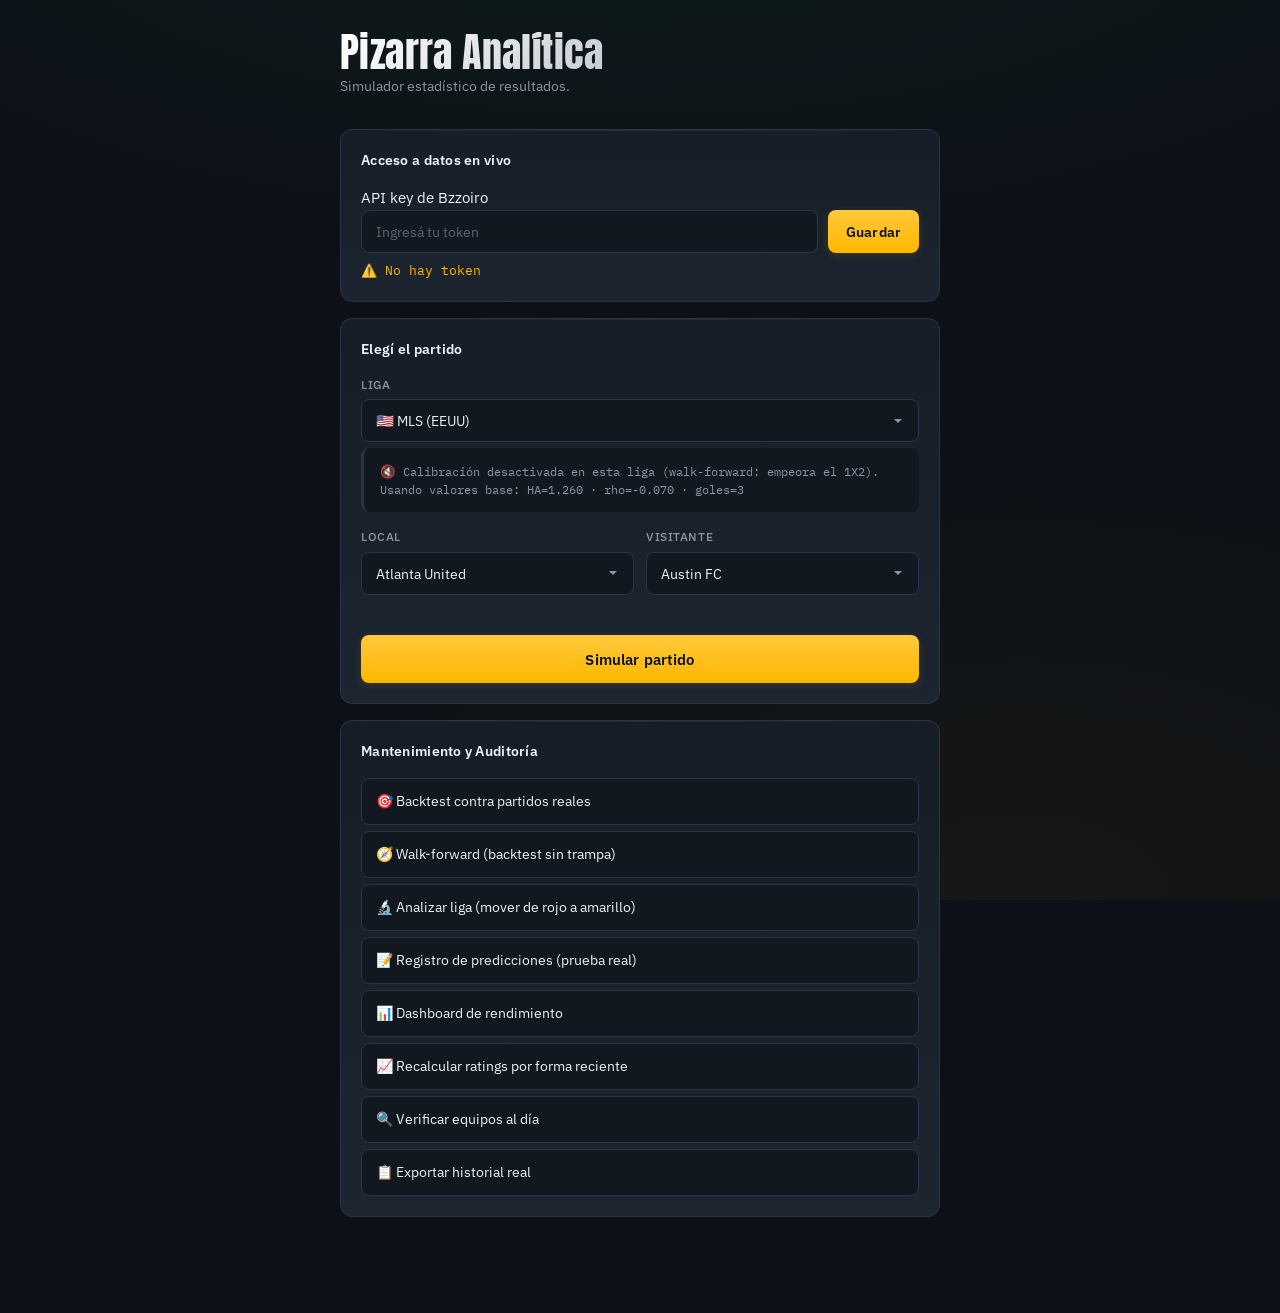
<file: index.html>
<!DOCTYPE html>
<html lang="es">
<head>
  <meta charset="UTF-8">
  <meta name="viewport" content="width=device-width, initial-scale=1.0">
  <title>Pizarra Analítica — Simulador de resultados</title>
  
  <!-- CONFIGURACIÓN PWA -->
  <link rel="manifest" href="manifest.json">
  <meta name="theme-color" content="#00d97e">
  <link rel="icon" href="icono.png" type="image/png">
  <!-- FIN CONFIGURACIÓN PWA -->

  <link rel="preconnect" href="https://fonts.googleapis.com">
  <link rel="preconnect" href="https://fonts.gstatic.com" crossorigin>
  <link href="https://fonts.googleapis.com/css2?family=Anton&family=IBM+Plex+Mono:wght@400;500;600&family=IBM+Plex+Sans:wght@400;500;600;700&display=swap" rel="stylesheet">
  <link rel="stylesheet" href="styles.css">
</head>
<body>
  <div class="container">

    <header class="hero">
      <svg class="corner-graphic" viewBox="0 0 100 100" aria-hidden="true">
        <path d="M15 15 H85" />
        <path d="M15 15 V85" />
        <path d="M15 35 A20 20 0 0 1 35 15" />
      </svg>
      <h1>Pizarra Analítica</h1>
      <p class="tagline">Simulador estadístico de resultados.</p>
    </header>

    <section id="api-key-section" class="panel">
      <h2 class="panel-title">Acceso a datos en vivo</h2>
      <label for="api-key">API key de Bzzoiro</label>
      <div class="input-row">
        <input type="password" id="api-key" placeholder="Ingresá tu token" autocomplete="off">
        <button id="save-api-key">Guardar</button>
      </div>
      <span id="api-status"></span>
    </section>

    <section class="panel selector-section">
      <h2 class="panel-title">Elegí el partido</h2>
      <div class="field">
        <label for="league-select">Liga</label>
        <select id="league-select"></select>
        <div id="params-status" style="font-size:0.8rem; margin-top:6px; color:var(--chalk-dim);">
          ⚠️ Sin calibración guardada (corre backtest primero)
        </div>
      </div>
      <div class="field-row">
        <div class="field">
          <label for="home-team-select">Local</label>
          <select id="home-team-select"></select>
        </div>
        <div class="field">
          <label for="away-team-select">Visitante</label>
          <select id="away-team-select"></select>
        </div>
      </div>
      <button id="simulate-btn" class="btn-primary">Simular partido</button>
    </section>

    <section id="results" class="results" style="display:none;">
      <h2 class="panel-title">Predicciones</h2>
      <div id="predictions-content"></div>
    </section>

    <section class="panel">
      <h2 class="panel-title">Mantenimiento y Auditoría</h2>
      <div class="tools-list">
        <a href="backtest.html">🎯 Backtest contra partidos reales</a>
        <a href="walkforward.html">🧭 Walk-forward (backtest sin trampa)</a>
        <a href="analizar-liga.html">🔬 Analizar liga (mover de rojo a amarillo)</a>
        <a href="registro.html">📝 Registro de predicciones (prueba real)</a>
        <a href="dashboard.html">📊 Dashboard de rendimiento</a>
        <a href="recalcular-ratings.html">📈 Recalcular ratings por forma reciente</a>
        <a href="verificar-equipos.html">🔍 Verificar equipos al día</a>
        <a href="export-historial.html">📋 Exportar historial real</a>
      </div>
    </section>

  </div>

  <script type="module" src="app.js"></script>

  <!-- REGISTRO DEL SERVICE WORKER -->
  <script>
    if ('serviceWorker' in navigator) {
      window.addEventListener('load', () => {
        navigator.serviceWorker.register('./sw.js')
          .then(reg => console.log('SW registrado correctamente'))
          .catch(err => console.log('Error al registrar SW:', err));
      });
    }
  </script>
</body>
</html>
</file>
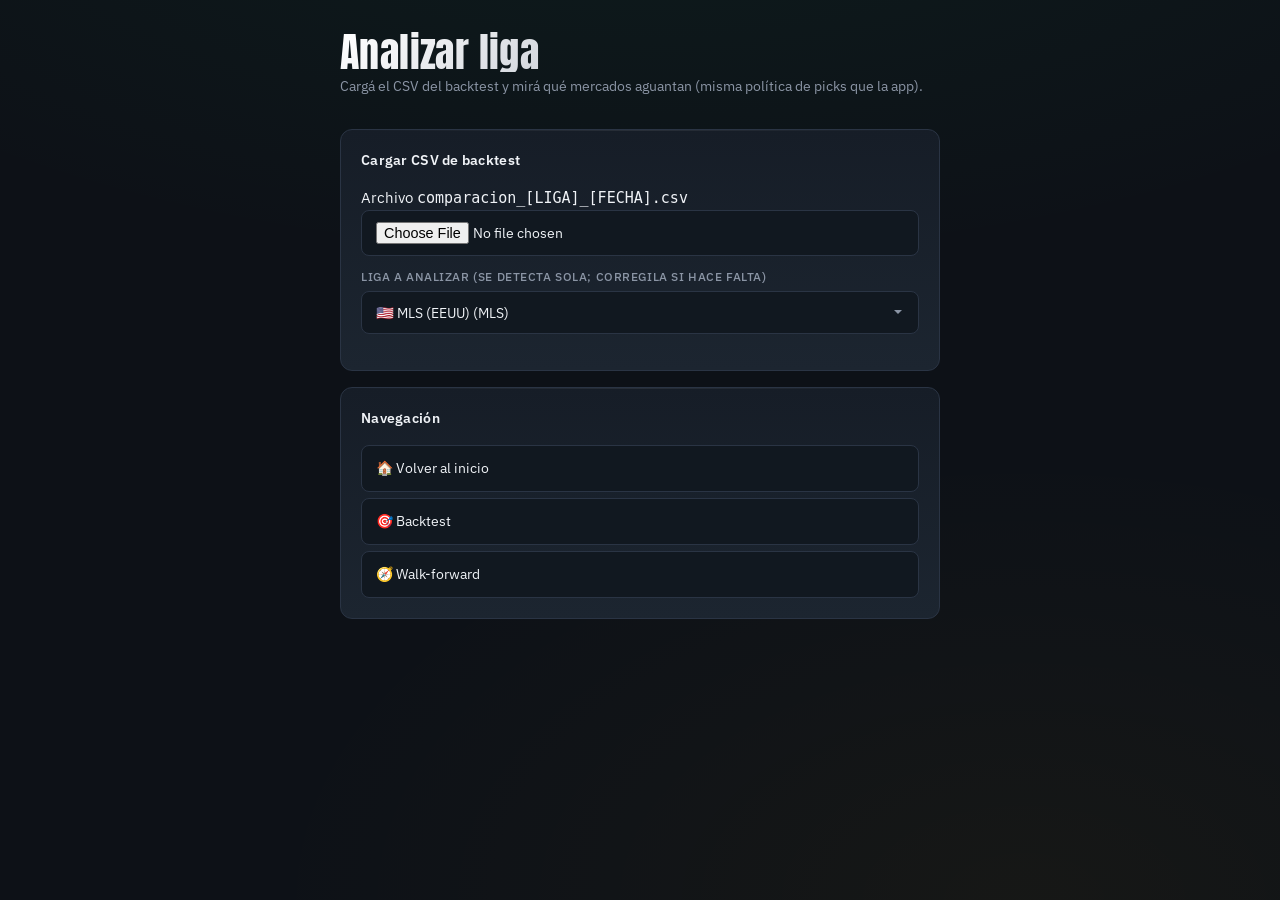
<file: analizar-liga.html>
<!DOCTYPE html>
<html lang="es">
<head>
  <meta charset="UTF-8">
  <meta name="viewport" content="width=device-width, initial-scale=1.0">
  <title>Analizar liga — Pizarra Futbolera</title>
  <link rel="preconnect" href="https://fonts.googleapis.com">
  <link rel="preconnect" href="https://fonts.gstatic.com" crossorigin>
  <link href="https://fonts.googleapis.com/css2?family=Anton&family=IBM+Plex+Mono:wght@400;500;600&family=IBM+Plex+Sans:wght@400;500;600;700&display=swap" rel="stylesheet">
  <link rel="stylesheet" href="styles.css">
</head>
<body>
  <div class="container">

    <header class="hero">
      <h1>Analizar liga</h1>
      <p class="tagline">Cargá el CSV del backtest y mirá qué mercados aguantan (misma política de picks que la app).</p>
    </header>

    <section class="panel">
      <h2 class="panel-title">Cargar CSV de backtest</h2>
      <label for="csv-file">Archivo <code>comparacion_[LIGA]_[FECHA].csv</code></label>
      <input type="file" id="csv-file" accept=".csv,text/csv">
      <div class="field" style="margin-top:12px;">
        <label for="liga-select">Liga a analizar (se detecta sola; corregila si hace falta)</label>
        <select id="liga-select"></select>
      </div>
      <p id="csv-info" style="margin-top:8px; font-size:0.85rem; color:var(--text-dim,#8b95a5);"></p>
    </section>

    <section id="resultado" style="display:none;">

      <section class="panel" id="veredicto-panel">
        <h2 class="panel-title">Veredicto</h2>
        <div id="veredicto-content"></div>
      </section>

      <section class="panel">
        <h2 class="panel-title">Mercados</h2>
        <div id="tasa-content"></div>
      </section>

      <section class="panel">
        <h2 class="panel-title">Config para leagues.js</h2>
        <pre id="config-json" style="background:var(--bg); padding:14px; border-radius:8px; font-family:'IBM Plex Mono',monospace; font-size:0.78rem; line-height:1.5; overflow-x:auto; color:var(--text); white-space:pre;"></pre>
      </section>

    </section>

    <section class="panel">
      <h2 class="panel-title">Navegación</h2>
      <div class="tools-list">
        <a href="index.html">🏠 Volver al inicio</a>
        <a href="backtest.html">🎯 Backtest</a>
        <a href="walkforward.html">🧭 Walk-forward</a>
      </div>
    </section>

  </div>

<script type="module">
  import { LIGAS, getFiltroEV } from './leagues.js';
  import { generarPicks, hitPick, ODDS_CAMPO } from './picks.js';
  import { roiBootstrap } from './roi-ci.js';
  import { leerRegistro, estadoPorLiga } from './registro.js';

  const LABELS = {
    local: '1X2 · Local gana', empate: '1X2 · Empate', visitante: '1X2 · Visitante gana',
    dc1X: '1X (Local o Empate)', dcX2: 'X2 (Empate o Visitante)',
    over15: 'Over 1.5', over25: 'Over 2.5', over35: 'Over 3.5',
    under15: 'Under 1.5', under25: 'Under 2.5', under35: 'Under 3.5',
    bttsSi: 'BTTS Sí', bttsNo: 'BTTS No',
    c_over75: 'Over 7.5 córners', c_over85: 'Over 8.5 córners', c_over95: 'Over 9.5 córners',
  };
  // Tasa de acierto de equilibrio aproximada (cuotas típicas). Si hay cuotas en el CSV
  // el criterio principal es el ROI con intervalo de confianza, no este mínimo.
  const MIN_TASA = {
    local: 55, empate: 30, visitante: 55, dc1X: 78, dcX2: 78,
    over15: 88, over25: 68, over35: 55, under15: 90, under25: 78, under35: 75,
    bttsSi: 62, bttsNo: 62, c_over75: 65, c_over85: 65, c_over95: 65,
  };
  const MIN_MUESTRA = 30;
  const MIN_APUESTAS_ROI = 20;
  const Z = 1.64;

  const fileInput = document.getElementById('csv-file');
  const csvInfo = document.getElementById('csv-info');
  const ligaSelect = document.getElementById('liga-select');
  const resultadoDiv = document.getElementById('resultado');
  let filas = [];

  for (const [k, l] of Object.entries(LIGAS)) ligaSelect.appendChild(new Option(l.name + ' (' + k + ')', k));

  // ---------- CSV ----------
  function parseLinea(l) {
    const out = []; let cur = ''; let q = false;
    for (let i = 0; i < l.length; i++) {
      const c = l[i];
      if (q) {
        if (c === '"') { if (l[i + 1] === '"') { cur += '"'; i++; } else q = false; }
        else cur += c;
      } else if (c === '"') q = true;
      else if (c === ',') { out.push(cur); cur = ''; }
      else cur += c;
    }
    out.push(cur);
    return out;
  }
  function parseCSV(texto) {
    const lineas = texto.replace(/^\ufeff/, '').split(/\r?\n/).filter(l => l.trim());
    if (lineas.length < 2) return [];
    const headers = parseLinea(lineas[0]);
    const out = [];
    for (let i = 1; i < lineas.length; i++) {
      const campos = parseLinea(lineas[i]);
      const row = {};
      for (let j = 0; j < headers.length; j++) row[headers[j]] = campos[j];
      out.push(row);
    }
    return out;
  }
  const num = (v) => {
    if (v === undefined || v === null || String(v).trim() === '') return null;
    const n = parseFloat(v);
    return Number.isFinite(n) ? n : null;
  };

  function detectarLiga(nombre, rows) {
    const col = rows[0] && rows[0].liga_key;
    if (col && LIGAS[col]) return col;
    const m = Object.keys(LIGAS).find(k => new RegExp('_' + k + '_', 'i').test(nombre));
    return m || Object.keys(LIGAS)[0];
  }

  function wilsonLow(h, n) {
    if (!n) return 0;
    const p = h / n, z2 = Z * Z;
    const centro = p + z2 / (2 * n);
    const margen = Z * Math.sqrt(p * (1 - p) / n + z2 / (4 * n * n));
    return (centro - margen) / (1 + z2 / n);
  }

  // ---------- análisis: MISMA política de picks que la app ----------
  function analizar(rows, ligaKey) {
    const st = {};
    for (const k of Object.keys(LABELS)) st[k] = { key: k, label: LABELS[k], mercado: null, n: 0, hits: 0, sumProb: 0, bets: [], sinEV: 0 };
    let total = 0;

    for (const f of rows) {
      const gl = num(f.REAL_goles_local), gv = num(f.REAL_goles_visitante);
      const pl = num(f.APP_local), pe = num(f.APP_empate), pv = num(f.APP_visitante);
      if (gl == null || gv == null || pl == null || pe == null || pv == null) continue;
      total++;
      const real = { gl: gl, gv: gv, corners: num(f.REAL_corners_total) };
      const c7 = num(f.APP_corners_over75), c8 = num(f.APP_corners_over85), c9 = num(f.APP_corners_over95);
      const data = {
        resultProbs: { local: pl, empate: pe, visitante: pv },
        over15: num(f.APP_over15), over25: num(f.APP_over25), over35: num(f.APP_over35),
        btts: num(f.APP_btts),
        cornerProbs: (c7 != null && c8 != null && c9 != null) ? { over7: c7, over8: c8, over9: c9 } : null,
        sinRating: [],
      };
      const picks = generarPicks(data, ligaKey, { ignorarConfig: true });
      for (const pk of picks) {
        const hit = hitPick(pk.key, real);
        const s = st[pk.key];
        if (hit == null || !s) continue;
        s.mercado = pk.mercado; s.n++; s.sumProb += pk.prob;
        if (hit) s.hits++;
        const campo = ODDS_CAMPO[pk.key];
        const cuota = campo ? num(f['CASA_' + campo]) : null;
        if (cuota != null && cuota > 1) {
          if ((pk.prob / 100) * cuota > getFiltroEV(pk.mercado)) s.bets.push({ cuota: cuota, hit: hit });
          else s.sinEV++;
        }
      }
    }

    const resumen = Object.values(st).filter(s => s.n > 0).map(s => {
      const tasa = s.hits / s.n * 100;
      const low = wilsonLow(s.hits, s.n) * 100;
      const min = MIN_TASA[s.key];
      const roi = s.bets.length >= MIN_APUESTAS_ROI ? roiBootstrap(s.bets) : null;
      let nivel = 'no';
      if (s.n >= MIN_MUESTRA) {
        if (roi && roi.roi != null) {
          if (roi.ic[0] > 0) nivel = 'solido';
          else if (roi.roi > 0 && tasa >= min) nivel = 'prometedor';
        } else if (low >= min) nivel = 'solido';
        else if (tasa >= min) nivel = 'prometedor';
      }
      return { key: s.key, label: s.label, mercado: s.mercado, n: s.n, tasa: tasa, low: low, min: min,
        probMedia: s.sumProb / s.n, roi: roi, nBets: s.bets.length, sinEV: s.sinEV, nivel: nivel };
    });
    return { resumen: resumen, total: total };
  }

  // ---------- render ----------
  const ICONO = { solido: '✅', prometedor: '🟡', no: '' };

  function evidenciaReal(ligaKey) {
    let e = null;
    try { e = estadoPorLiga(leerRegistro())[ligaKey]; } catch (err) { e = null; }
    return e || { n: 0, nivel: 'pocos', media: null, consejo: 'Sin picks con cuota y cierre cargados.' };
  }

  function renderVeredicto(res, ligaKey) {
    const solidos = res.resumen.filter(r => r.nivel === 'solido');
    const prom = res.resumen.filter(r => r.nivel === 'prometedor');
    const aptos = solidos.length + prom.length;
    let titulo, color;
    if (res.total === 0 || res.resumen.length === 0) {
      titulo = '⚠️ SIN DATOS — el CSV no tiene partidos válidos';
      color = 'var(--yellow)';
    } else if (solidos.length >= 2) {
      titulo = '✅ LIGA VERDE — ' + solidos.length + ' mercados sólidos';
      color = 'var(--green)';
    } else if (aptos >= 1) {
      titulo = '⚠️ LIGA AMARILLA — ' + aptos + ' mercado' + (aptos > 1 ? 's' : '') + ' a vigilar';
      color = 'var(--yellow)';
    } else {
      titulo = '❌ LIGA ROJA — ningún mercado aguanta';
      color = 'var(--red)';
    }

    const fila = (r) => {
      const extra = r.roi ? ' · ROI ' + (r.roi.roi >= 0 ? '+' : '') + r.roi.roi + '% [' + r.roi.ic[0] + ', ' + r.roi.ic[1] + ']' : ' · piso ' + r.low.toFixed(1) + '%';
      return '<div class="compare-row" style="grid-template-columns:1.3fr 1fr 2fr;"><span>' + ICONO[r.nivel] + ' ' + r.label + '</span><span class="grid-plain">' + r.n + ' picks</span><span class="grid-plain">' + r.tasa.toFixed(1) + '%' + extra + '</span></div>';
    };
    document.getElementById('veredicto-content').innerHTML =
      '<div class="card" style="border:2px solid ' + color + ';"><h3 style="color:' + color + ';">' + titulo + '</h3>' +
      '<p style="margin:6px 0 0; font-size:0.85rem;">' + LIGAS[ligaKey].name + ' · partidos analizados: <strong>' + res.total + '</strong></p>' +
      (solidos.length ? '<h4 style="margin:14px 0 6px; font-size:0.85rem;">Sólidos (' + solidos.length + ')</h4>' + solidos.map(fila).join('') : '') +
      (prom.length ? '<h4 style="margin:14px 0 6px; font-size:0.85rem;">Prometedores (' + prom.length + ')</h4>' + prom.map(fila).join('') : '') +
      '<p style="margin:10px 0 0; font-size:0.78rem; color:var(--text-dim); line-height:1.5;">' +
        '⚠️ Este CSV sale del backtest, que ajusta sobre los mismos partidos (in-sample). Probando varios mercados, alguno sale bien por azar. ' +
        '<br><strong>Evidencia real (registro, CLV):</strong> ' + (function () { const ev = evidenciaReal(ligaKey); return (ev.n ? ev.n + ' picks · CLV ' + (ev.media >= 0 ? '+' : '') + ev.media.toFixed(2) + '% · ' : '') + ev.consejo; })() + '<br>' +
        'Sólido = ROI con IC95% > 0 (si hay ≥' + MIN_APUESTAS_ROI + ' apuestas con cuota) o piso de acierto ≥ mínimo. Confirmalo con walk-forward y con el registro antes de subir el stake.</p></div>';
  }

  function renderTasas(res) {
    const orden = [...res.resumen].sort((a, b) => b.tasa - a.tasa);
    const filasHtml = orden.map(r => {
      const col = r.nivel === 'solido' ? 'var(--green)' : r.nivel === 'prometedor' ? 'var(--yellow)' : 'var(--red)';
      const marca = ICONO[r.nivel] || (r.n < MIN_MUESTRA ? '⚠️' : '');
      const roiTxt = r.roi ? (r.roi.roi >= 0 ? '+' : '') + r.roi.roi + '%' : (r.nBets ? r.nBets + ' c/cuota' : '—');
      return '<div class="compare-row" style="grid-template-columns:1.4fr .6fr .8fr .8fr .8fr;"><span>' + marca + ' ' + r.label + '</span>' +
        '<span class="grid-plain">' + r.n + '</span>' +
        '<span class="grid-plain">' + r.probMedia.toFixed(1) + '%</span>' +
        '<span class="grid-plain" style="color:' + col + '">' + r.tasa.toFixed(1) + '% (mín ' + r.min + ')</span>' +
        '<span class="grid-plain">' + roiTxt + '</span></div>';
    }).join('');
    document.getElementById('tasa-content').innerHTML =
      '<div class="card"><div class="compare-row compare-head" style="grid-template-columns:1.4fr .6fr .8fr .8fr .8fr;"><span>Mercado</span><span>Picks</span><span>Predicho</span><span>Acierto</span><span>ROI</span></div>' +
      (filasHtml || '<div class="compare-row"><span>Ningún pick generado con los umbrales de la liga.</span></div>') +
      '<p style="margin:10px 0 0; font-size:0.78rem; color:var(--text-dim); line-height:1.5;">⚠️ = menos de ' + MIN_MUESTRA + ' picks. Los picks son los que generaría la app (umbrales y reglas de la liga, un solo Over por partido, 1X2 suprimido si hay DC), sin mirar la whitelist actual.</p></div>';
  }

  function renderConfig(res, ligaKey) {
    const buenos = res.resumen.filter(r => r.nivel === 'solido' || r.nivel === 'prometedor');
    const solidos = res.resumen.filter(r => r.nivel === 'solido');
    const mercados = [];
    for (const r of buenos) if (r.mercado && !mercados.includes(r.mercado)) mercados.push(r.mercado);
    let status = 'red', stake = 0;
    if (solidos.length >= 2) { status = 'green'; stake = 1; }
    else if (buenos.length >= 2) { status = 'yellow'; stake = 0.5; }
    else if (buenos.length === 1) { status = 'yellow'; stake = 0.3; }

    // Tope por evidencia real: el verde solo con CLV confirmado en el registro.
    const real = evidenciaReal(ligaKey);
    let notaReal = '';
    if (status === 'green' && real.nivel !== 'confirmada') {
      status = 'yellow'; stake = 0.5;
      notaReal = ' Verde pendiente: CLV real ' + (real.n ? 'sin confirmar (' + real.n + ' picks)' : 'sin datos') + '.';
    }
    if (status !== 'red' && real.nivel === 'sin_ventaja') {
      status = 'yellow'; stake = Math.min(stake, 0.3);
      notaReal = ' CLV real ≤ 0 (' + real.n + ' picks): no promover.';
    }

    const config = {};
    config[ligaKey] = { betting: { status: status, stake: stake, mercados: mercados,
      nota: 'analizar-liga: ' + solidos.length + ' sólidos, ' + (buenos.length - solidos.length) + ' prometedores (in-sample).' + notaReal } };
    if (status === 'red') config[ligaKey].betting = { status: 'red' };

    document.getElementById('config-json').textContent = JSON.stringify(config, null, 2) + '\n\n' +
      '// Mercados: ' + (mercados.length ? mercados.join(', ') : '(ninguno)') + '\n' +
      '// Status: ' + status + ' · Stake: ' + stake + '%\n' +
      '// Reemplazá el bloque "betting" de ' + ligaKey + ' en LIGAS de leagues.js.\n' +
      '// La whitelist es exacta: "BTTS Sí", "BTTS No" y "Córners" van por separado.';
  }

  function correr() {
    if (!filas.length) return;
    const ligaKey = ligaSelect.value;
    const res = analizar(filas, ligaKey);
    renderVeredicto(res, ligaKey);
    renderTasas(res);
    renderConfig(res, ligaKey);
    resultadoDiv.style.display = 'block';
  }

  fileInput.addEventListener('change', async (e) => {
    const file = e.target.files[0];
    if (!file) return;
    try {
      filas = parseCSV(await file.text());
      if (filas.length === 0) { csvInfo.textContent = '❌ El CSV está vacío o mal formado.'; return; }
      ligaSelect.value = detectarLiga(file.name || '', filas);
      csvInfo.textContent = '✅ ' + filas.length + ' partidos cargados · liga ' + ligaSelect.value;
      correr();
    } catch (err) {
      csvInfo.textContent = '❌ Error: ' + err.message;
    }
  });
  ligaSelect.addEventListener('change', correr);
</script>
</body>
</html>
</file>
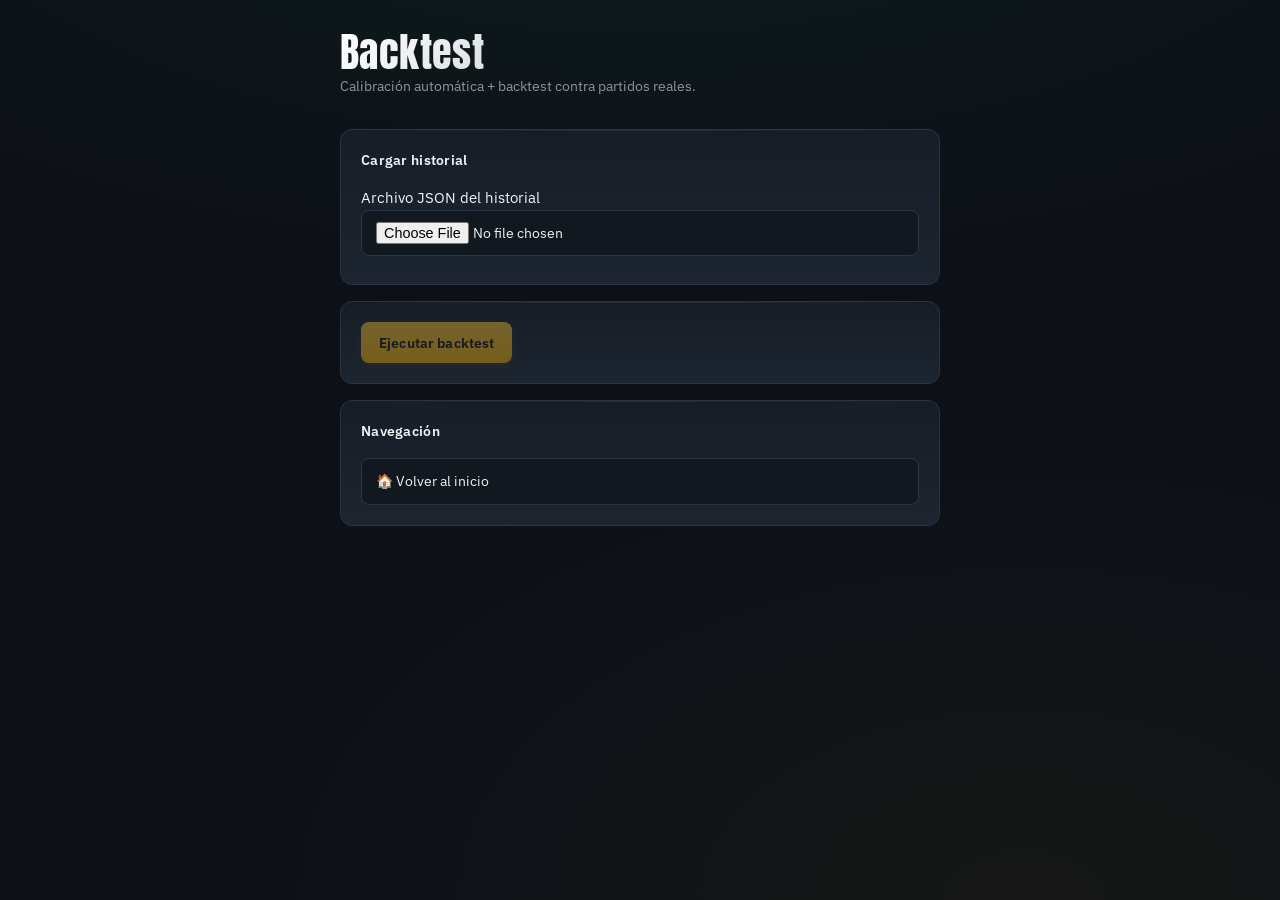
<file: backtest.html>
<!DOCTYPE html>
<html lang="es">
<head>
  <meta charset="UTF-8">
  <meta name="viewport" content="width=device-width, initial-scale=1.0">
  <title>Backtest — Pizarra Futbolera</title>
  <link rel="preconnect" href="https://fonts.googleapis.com">
  <link rel="preconnect" href="https://fonts.gstatic.com" crossorigin>
  <link href="https://fonts.googleapis.com/css2?family=Anton&family=IBM+Plex+Mono:wght@400;500;600&family=IBM+Plex+Sans:wght@400;500;600;700&display=swap" rel="stylesheet">
  <link rel="stylesheet" href="styles.css">
</head>
<body>
  <div class="container">

    <header class="hero">
      <svg class="corner-graphic" viewBox="0 0 100 100" aria-hidden="true">
        <path d="M15 15 H85" />
        <path d="M15 15 V85" />
        <path d="M15 35 A20 20 0 0 1 35 15" />
      </svg>
      <h1>Backtest</h1>
      <p class="tagline">Calibración automática + backtest contra partidos reales.</p>
    </header>

    <section class="panel">
      <h2 class="panel-title">Cargar historial</h2>
      <label for="historial-file">Archivo JSON del historial</label>
      <input type="file" id="historial-file" accept=".json">
      <p id="file-info" style="margin-top:8px; font-size:0.85rem; color:var(--chalk-dim);"></p>
    </section>

    <section class="panel">
      <button id="run-btn" class="btn-primary" disabled>Ejecutar backtest</button>
    </section>

    <section id="log-section" class="panel" style="display:none;">
      <h2 class="panel-title">Log</h2>
      <pre id="log" style="background:var(--bg); padding:12px; border-radius:6px; font-family:'IBM Plex Mono',monospace; font-size:0.78rem; line-height:1.5; max-height:400px; overflow-y:auto; color:var(--chalk-dim); white-space:pre-wrap;"></pre>
    </section>

    <section id="calibration-section" class="panel" style="display:none;">
      <h2 class="panel-title">Calibración automática de la liga</h2>
      <div id="calibration-content"></div>
    </section>

    <section id="picks-section" class="panel" style="display:none;">
      <h2 class="panel-title">Recomendaciones por partido</h2>
      <div id="picks-content"></div>
    </section>

    <section id="results" class="panel" style="display:none;">
      <h2 class="panel-title">Resultados por mercado</h2>
      <div id="results-content"></div>
    </section>

    <section id="export-section" class="panel" style="display:none;">
      <h2 class="panel-title">Exportar</h2>
      <button id="export-btn" class="btn-primary" style="margin-bottom:8px;">📥 Exportar CSV de partidos</button>
      <button id="export-params-btn" class="btn-primary" style="background:var(--green);">📥 Descargar params.json (sincronizar dispositivos)</button>
      <p style="margin:10px 0 0; font-size:0.78rem; color:var(--chalk-dim); line-height:1.5;">
        <strong>¿Cómo sincronizar PC ↔ celular?</strong><br>
        1. Corré el backtest en este dispositivo.<br>
        2. Click en "Descargar params.json".<br>
        3. Subí ese archivo al repo (reemplazando el existente).<br>
        4. Los demás dispositivos ya verán los params automáticamente.
      </p>
    </section>

    <section class="panel">
      <h2 class="panel-title">Navegación</h2>
      <div class="tools-list">
        <a href="index.html">🏠 Volver al inicio</a>
      </div>
    </section>

  </div>

  <script type="module" src="backtest.js"></script>
</body>
</html>
</file>
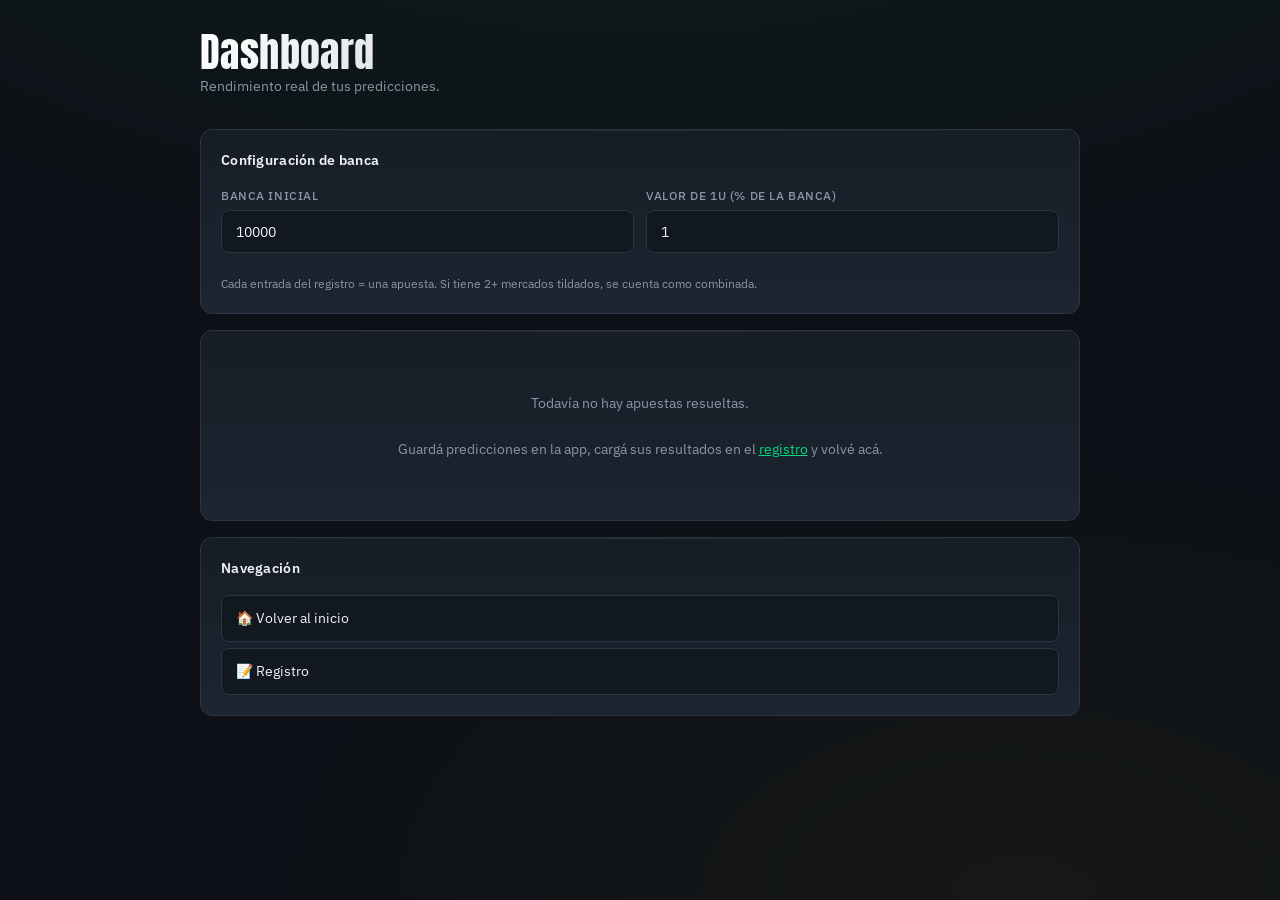
<file: dashboard.html>
<!DOCTYPE html>
<html lang="es">
<head>
  <meta charset="UTF-8">
  <meta name="viewport" content="width=device-width, initial-scale=1.0">
  <title>Dashboard — Pizarra Futbolera</title>
  <link rel="preconnect" href="https://fonts.googleapis.com">
  <link rel="preconnect" href="https://fonts.gstatic.com" crossorigin>
  <link href="https://fonts.googleapis.com/css2?family=Anton&family=IBM+Plex+Mono:wght@400;500;600&family=IBM+Plex+Sans:wght@400;500;600;700&display=swap" rel="stylesheet">
  <link rel="stylesheet" href="styles.css">
  <style>
    .dash-grid {
      display: grid;
      grid-template-columns: repeat(4, 1fr);
      gap: 10px;
      margin-bottom: 16px;
    }
    @media (max-width: 720px) { .dash-grid { grid-template-columns: repeat(2, 1fr); } }
    @media (max-width: 400px) { .dash-grid { grid-template-columns: 1fr; } }

    .stat-card {
      background: linear-gradient(180deg, var(--surface) 0%, var(--surface-2) 100%);
      border: 1px solid var(--line);
      border-radius: var(--radius);
      padding: 16px 12px;
      text-align: center;
      display: flex;
      flex-direction: column;
      justify-content: center;
      min-height: 104px;
    }
    .stat-card .stat-icon { font-size: 1rem; margin-bottom: 4px; opacity: 0.85; }
    .stat-card .stat-value {
      font-family: 'IBM Plex Mono', monospace;
      font-size: 1.35rem;
      font-weight: 600;
      line-height: 1.1;
      margin-bottom: 4px;
    }
    .stat-card .stat-label {
      font-size: 0.7rem;
      color: var(--text-dim);
      line-height: 1.3;
    }
    .stat-card .stat-sub {
      font-size: 0.66rem;
      color: var(--text-faint);
      margin-top: 2px;
      font-family: 'IBM Plex Mono', monospace;
    }
    .green  { color: var(--green); }
    .yellow { color: var(--yellow); }
    .red    { color: var(--red); }

    .dash-row { display: grid; grid-template-columns: 2fr 1fr; gap: 16px; margin-bottom: 16px; }
    @media (max-width: 720px) { .dash-row { grid-template-columns: 1fr; } }

    .chart-card {
      background: linear-gradient(180deg, var(--surface) 0%, var(--surface-2) 100%);
      border: 1px solid var(--line);
      border-radius: var(--radius);
      padding: 18px;
    }
    .chart-card h3 { font-size: 0.9rem; font-weight: 600; margin-bottom: 14px; }

    .donut-wrap {
      display: flex;
      flex-direction: column;
      align-items: center;
      justify-content: center;
      gap: 12px;
      padding: 8px 0;
    }
    .donut { width: 130px; height: 130px; position: relative; }
    .donut svg { transform: rotate(-90deg); display: block; }
    .donut-center {
      position: absolute; inset: 0;
      display: flex; align-items: center; justify-content: center;
      font-family: 'IBM Plex Mono', monospace;
      font-size: 1.5rem; font-weight: 600;
    }
    .donut-legend { display: flex; gap: 12px; font-size: 0.72rem; flex-wrap: wrap; justify-content: center; }
    .donut-legend .dot { display: inline-block; width: 8px; height: 8px; border-radius: 50%; margin-right: 4px; vertical-align: middle; }

    .bets-table { width: 100%; font-size: 0.78rem; border-collapse: collapse; }
    .bets-table th, .bets-table td {
      text-align: left; padding: 8px 6px;
      border-bottom: 1px solid var(--line-soft);
      vertical-align: top;
    }
    .bets-table th {
      font-size: 0.66rem; text-transform: uppercase;
      color: var(--text-dim); font-weight: 500; letter-spacing: 0.05em;
    }
    .bets-table td.num { font-family: 'IBM Plex Mono', monospace; text-align: right; }
    .bets-table tr.win td:first-child  { border-left: 3px solid var(--green); padding-left: 9px; }
    .bets-table tr.loss td:first-child { border-left: 3px solid var(--red);   padding-left: 9px; }

    .badge-combi {
      display: inline-block;
      font-size: 0.62rem;
      font-family: 'IBM Plex Mono', monospace;
      padding: 1px 5px;
      border-radius: 3px;
      background: rgba(255, 183, 0, 0.15);
      color: var(--yellow);
      margin-left: 4px;
      vertical-align: middle;
    }

    .config-row { display: grid; grid-template-columns: 1fr 1fr; gap: 12px; }
    @media (max-width: 520px) { .config-row { grid-template-columns: 1fr; } }

    .empty-msg { text-align: center; padding: 40px 20px; color: var(--text-dim); font-size: 0.9rem; line-height: 1.6; }
  </style>
</head>
<body>
  <div class="container" style="max-width: 920px;">

    <header class="hero">
      <h1>Dashboard</h1>
      <p class="tagline">Rendimiento real de tus predicciones.</p>
    </header>

    <section class="panel">
      <h2 class="panel-title">Configuración de banca</h2>
      <div class="config-row">
        <div class="field">
          <label for="cfg-bank">Banca inicial</label>
          <input type="number" id="cfg-bank" value="10000" min="1" step="100">
        </div>
        <div class="field">
          <label for="cfg-unit-pct">Valor de 1U (% de la banca)</label>
          <input type="number" id="cfg-unit-pct" value="1" min="0.1" max="10" step="0.1">
        </div>
      </div>
      <p style="font-size:0.72rem; color:var(--text-dim); margin-top:6px;">
        Cada entrada del registro = una apuesta. Si tiene 2+ mercados tildados, se cuenta como combinada.
      </p>
    </section>

    <section id="dash-empty" class="panel" style="display:none;">
      <p class="empty-msg" id="empty-msg">
        Todavía no hay apuestas resueltas.<br><br>
        Guardá predicciones en la app, cargá sus resultados en el
        <a href="registro.html" style="color:var(--green);">registro</a> y volvé acá.
      </p>
    </section>

    <section id="dash-content" style="display:none;">

      <div class="dash-grid">
        <div class="stat-card">
          <div class="stat-icon">●</div>
          <div class="stat-value" id="s-tasa">—</div>
          <div class="stat-label">Tasa de Acierto</div>
          <div class="stat-sub" id="s-tasa-sub">—</div>
        </div>
        <div class="stat-card">
          <div class="stat-icon">%</div>
          <div class="stat-value" id="s-yield">—</div>
          <div class="stat-label">Yield</div>
          <div class="stat-sub" id="s-yield-sub">—</div>
        </div>
        <div class="stat-card">
          <div class="stat-icon">💰</div>
          <div class="stat-value" id="s-units">—</div>
          <div class="stat-label">Unidades</div>
          <div class="stat-sub" id="s-units-sub">—</div>
        </div>
        <div class="stat-card">
          <div class="stat-icon">📊</div>
          <div class="stat-value" id="s-odds">—</div>
          <div class="stat-label">Cuota Media</div>
          <div class="stat-sub" id="s-odds-sub">—</div>
        </div>
      </div>

      <div class="dash-grid">
        <div class="stat-card">
          <div class="stat-icon">💵</div>
          <div class="stat-value" id="s-bank">—</div>
          <div class="stat-label">Banca Inicial</div>
        </div>
        <div class="stat-card">
          <div class="stat-icon">📈</div>
          <div class="stat-value green" id="s-profit">—</div>
          <div class="stat-label">Beneficio</div>
        </div>
        <div class="stat-card">
          <div class="stat-icon">💼</div>
          <div class="stat-value" id="s-saldo">—</div>
          <div class="stat-label">Saldo</div>
          <div class="stat-sub" id="s-saldo-sub">—</div>
        </div>
        <div class="stat-card">
          <div class="stat-icon">🎯</div>
          <div class="stat-value" id="s-unit">—</div>
          <div class="stat-label">1U =</div>
        </div>
      </div>

      <div class="dash-row">
        <div class="chart-card">
          <h3>Beneficio acumulado</h3>
          <div id="chart-container"></div>
        </div>
        <div class="chart-card">
          <h3>Rendimiento</h3>
          <div class="donut-wrap">
            <div class="donut">
              <svg viewBox="0 0 140 140">
                <circle cx="70" cy="70" r="60" fill="none" stroke="var(--line)" stroke-width="10"/>
                <circle id="donut-arc" cx="70" cy="70" r="60" fill="none" stroke="var(--green)" stroke-width="10"
                        stroke-linecap="round" stroke-dasharray="0 377"/>
              </svg>
              <div class="donut-center" id="donut-pct">—</div>
            </div>
            <div class="donut-legend">
              <span><span class="dot" style="background:var(--green)"></span><span id="dl-win">0</span> Ganadas</span>
              <span><span class="dot" style="background:var(--red)"></span><span id="dl-loss">0</span> Perdidas</span>
              <span><span class="dot" style="background:var(--text-dim)"></span><span id="dl-pend">0</span> Pendientes</span>
            </div>
          </div>
        </div>
      </div>

      <div class="chart-card" style="margin-bottom:16px;">
        <h3>Últimas apuestas resueltas</h3>
        <div style="overflow-x:auto;">
          <table class="bets-table">
            <thead>
              <tr>
                <th>Partido</th>
                <th>Mercado(s)</th>
                <th class="num">Cuota</th>
                <th class="num">Prob</th>
                <th class="num">Stake</th>
                <th class="num">Retorno</th>
              </tr>
            </thead>
            <tbody id="bets-body"></tbody>
          </table>
        </div>
      </div>
    </section>

    <section class="panel">
      <h2 class="panel-title">Navegación</h2>
      <div class="tools-list">
        <a href="index.html">🏠 Volver al inicio</a>
        <a href="registro.html">📝 Registro</a>
      </div>
    </section>

  </div>

  <script type="module">
    import { leerRegistro, MERCADOS } from './registro.js';

    const CFG_KEY = 'suertudo_dashboard_cfg';
    const cfgBank = document.getElementById('cfg-bank');
    const cfgUnitPct = document.getElementById('cfg-unit-pct');

    const MERCADO_POR_KEY = {};
    for (const m of MERCADOS) MERCADO_POR_KEY[m.key] = m;

    function cargarCfg() {
      try {
        const c = JSON.parse(localStorage.getItem(CFG_KEY) || '{}');
        if (Number.isFinite(c.bank)) cfgBank.value = c.bank;
        if (Number.isFinite(c.unitPct)) cfgUnitPct.value = c.unitPct;
      } catch (e) {}
    }
    function guardarCfg() {
      try {
        localStorage.setItem(CFG_KEY, JSON.stringify({
          bank: +cfgBank.value || 10000,
          unitPct: +cfgUnitPct.value || 1,
        }));
      } catch (e) {}
    }
    cfgBank.addEventListener('change', () => { guardarCfg(); render(); });
    cfgUnitPct.addEventListener('change', () => { guardarCfg(); render(); });

    // Cada entrada del registro = UNA apuesta.
    //  - 1 pick tildado  → apuesta simple
    //  - 2+ picks tildados → combinada (gana solo si TODOS aciertan)
    // La cuota se toma de e.apuesta.cuota (o e.cuotas[key] si existe).
    function extraerApuestas() {
      const arr = leerRegistro();
      const todas = [];
      let pendientes = 0;

      for (const e of arr) {
        const picksTildados = Array.isArray(e.picks) ? e.picks : [];
        if (picksTildados.length === 0) continue;

        const resultado = e.resultado;
        const r = resultado
          ? { gl: resultado.gl, gv: resultado.gv, corners: resultado.corners }
          : null;

        const cuotaGlobal = e.apuesta && Number.isFinite(e.apuesta.cuota) && e.apuesta.cuota > 1
          ? e.apuesta.cuota
          : (picksTildados.length > 1 && e.cuotas && Number.isFinite(e.cuotas.combinada) && e.cuotas.combinada > 1 ? e.cuotas.combinada : null);

        // Recopilar las legs válidas
        const legs = [];
        let skip = false;
        for (const key of picksTildados) {
          const m = MERCADO_POR_KEY[key];
          if (!m) continue;
          const prob = m.p(e);
          if (!Number.isFinite(prob)) continue;
          if (m.corners && (!r || !Number.isFinite(r.corners))) { skip = true; break; }

          // Cuota por leg (si está en e.cuotas) — si no, se usará la global para la combinada
          let cuotaLeg = null;
          if (e.cuotas && Number.isFinite(e.cuotas[key]) && e.cuotas[key] > 1) {
            cuotaLeg = e.cuotas[key];
          }

          legs.push({
            key: key,
            label: m.label,
            prob: prob,
            cuota: cuotaLeg,
            hit: r ? m.hit(r) : null,
          });
        }
        if (skip || legs.length === 0) continue;

        const esCombinada = legs.length > 1;
        const labelFinal = esCombinada
          ? legs.map(l => l.label).join(' + ')
          : legs[0].label;

        // Probabilidad de la combinada = producto de legs
        const probFinal = esCombinada
          ? +(legs.reduce((acc, l) => acc * (l.prob / 100), 1) * 100).toFixed(1)
          : legs[0].prob;

        // Cuota final: si es combinada, la global (o el producto de cuotas por leg)
        let cuotaFinal = cuotaGlobal;
        if (cuotaFinal == null && esCombinada && legs.every(l => Number.isFinite(l.cuota))) {
          cuotaFinal = +legs.reduce((acc, l) => acc * l.cuota, 1).toFixed(2);
        } else if (cuotaFinal == null && !esCombinada) {
          cuotaFinal = legs[0].cuota;
        }

        const base = {
          fecha: e.resuelto || e.creado || '',
          partido: e.local + ' vs ' + e.visitante,
          label: labelFinal,
          esCombinada: esCombinada,
          nLegs: legs.length,
          prob: probFinal,
          cuota: cuotaFinal,
        };

        if (!r) {
          pendientes++;
          continue;
        }

        // Acierto: combinada requiere que TODAS las legs acierten
        base.hit = esCombinada
          ? legs.every(l => l.hit)
          : legs[0].hit;

        todas.push(base);
      }

      todas.sort((a, b) => (a.fecha || '').localeCompare(b.fecha || ''));
      return { todas: todas, pendientes: pendientes };
    }

    function calcularStats(apuestasConCuota, bank, unitPct) {
      const unit = bank * unitPct / 100;
      const n = apuestasConCuota.length;
      let wins = 0, losses = 0, staked = 0, returned = 0, sumOdds = 0;
      let equity = bank;
      const curva = [{ x: 0, y: bank }];

      apuestasConCuota.forEach((a, i) => {
        staked += unit;
        sumOdds += a.cuota;
        const ret = a.hit ? unit * a.cuota : 0;
        returned += ret;
        equity = equity - unit + ret;
        if (a.hit) wins++; else losses++;
        curva.push({ x: i + 1, y: equity });
      });

      const profit = returned - staked;
      const yieldPct = staked > 0 ? (profit / staked) * 100 : 0;
      const winRate = n > 0 ? (wins / n) * 100 : 0;
      const avgOdds = n > 0 ? sumOdds / n : 0;
      const units = unit > 0 ? profit / unit : 0;

      return { n: n, wins: wins, losses: losses, staked: staked, returned: returned, profit: profit, yieldPct: yieldPct, winRate: winRate, avgOdds: avgOdds, units: units, unit: unit, equity: equity, curva: curva };
    }

    function fmt(v, dec) {
      return new Intl.NumberFormat('es-CO', {
        minimumFractionDigits: dec || 0,
        maximumFractionDigits: dec || 0,
      }).format(v);
    }

    function render() {
      const bank = +cfgBank.value || 10000;
      const unitPct = +cfgUnitPct.value || 1;

      const datos = extraerApuestas();
      const todas = datos.todas;
      const pendientes = datos.pendientes;

      const empty = document.getElementById('dash-empty');
      const content = document.getElementById('dash-content');

      if (todas.length === 0) {
        empty.style.display = 'block';
        content.style.display = 'none';
        const em = document.getElementById('empty-msg');
        if (pendientes > 0) {
          em.innerHTML = 'Todavía no hay apuestas resueltas.<br><br>' +
            'Tenés <strong>' + pendientes + '</strong> apuestas pendientes de resultado.<br>' +
            'Cargá los resultados en el <a href="registro.html" style="color:var(--green);">registro</a> para ver el dashboard.';
        } else {
          em.innerHTML = 'Todavía no hay apuestas resueltas.<br><br>' +
            'Guardá predicciones en la app, cargá sus resultados en el ' +
            '<a href="registro.html" style="color:var(--green);">registro</a> y volvé acá.';
        }
        return;
      }
      empty.style.display = 'none';
      content.style.display = 'block';

      const conCuota = todas.filter(a => Number.isFinite(a.cuota));
      const sinCuota = todas.filter(a => !Number.isFinite(a.cuota));
      const hayCuotas = conCuota.length > 0;

      const s = hayCuotas
        ? calcularStats(conCuota, bank, unitPct)
        : { n: 0, wins: 0, losses: 0, staked: 0, returned: 0, profit: 0, yieldPct: 0, winRate: 0, avgOdds: 0, units: 0, unit: bank * unitPct / 100, equity: bank, curva: [] };

      const winsTotal = todas.filter(a => a.hit).length;
      const lossTotal = todas.filter(a => !a.hit).length;
      const totalConResultado = todas.length;
      const winRateTotal = totalConResultado > 0 ? (winsTotal / totalConResultado) * 100 : 0;

      const colTasa = winRateTotal >= 55 ? 'green' : winRateTotal >= 45 ? 'yellow' : 'red';
      const elTasa = document.getElementById('s-tasa');
      elTasa.textContent = winRateTotal.toFixed(1) + '%';
      elTasa.className = 'stat-value ' + colTasa;
      document.getElementById('s-tasa-sub').textContent = winsTotal + 'W / ' + lossTotal + 'L' +
        (sinCuota.length > 0 ? ' (' + sinCuota.length + ' s/cuota)' : '');

      const elYield = document.getElementById('s-yield');
      if (hayCuotas) {
        const colYield = s.yieldPct > 0 ? 'green' : s.yieldPct < 0 ? 'red' : 'yellow';
        elYield.textContent = (s.yieldPct >= 0 ? '+' : '') + s.yieldPct.toFixed(2) + '%';
        elYield.className = 'stat-value ' + colYield;
        document.getElementById('s-yield-sub').textContent = s.yieldPct >= 0 ? '↗ Rentable' : '↘ No rentable';
      } else {
        elYield.textContent = '—';
        elYield.className = 'stat-value';
        document.getElementById('s-yield-sub').textContent = 'Falta cargar cuotas';
      }

      const elUnits = document.getElementById('s-units');
      if (hayCuotas) {
        const colUnits = s.units > 0 ? 'green' : s.units < 0 ? 'red' : 'yellow';
        elUnits.textContent = (s.units >= 0 ? '+' : '') + s.units.toFixed(2) + 'U';
        elUnits.className = 'stat-value ' + colUnits;
        document.getElementById('s-units-sub').textContent = 'Stake: ' + s.unit.toFixed(2) + 'U';
      } else {
        elUnits.textContent = '—';
        elUnits.className = 'stat-value';
        document.getElementById('s-units-sub').textContent = 'Requiere cuota';
      }

      const elOdds = document.getElementById('s-odds');
      if (hayCuotas) {
        elOdds.textContent = s.avgOdds.toFixed(2);
        elOdds.className = 'stat-value';
        document.getElementById('s-odds-sub').textContent = 'Stake %: ' + unitPct.toFixed(1) + '%';
      } else {
        elOdds.textContent = '—';
        elOdds.className = 'stat-value';
        document.getElementById('s-odds-sub').textContent = 'Ninguna cuota cargada';
      }

      document.getElementById('s-bank').textContent = fmt(bank, 0);

      const elProfit = document.getElementById('s-profit');
      if (hayCuotas) {
        elProfit.textContent = (s.profit >= 0 ? '+' : '') + fmt(s.profit, 2);
        elProfit.className = 'stat-value ' + (s.profit >= 0 ? 'green' : 'red');
      } else {
        elProfit.textContent = '—';
        elProfit.className = 'stat-value';
      }

      document.getElementById('s-saldo').textContent = hayCuotas ? fmt(s.equity, 2) : fmt(bank, 2);
      document.getElementById('s-saldo-sub').textContent = pendientes + ' pendientes · ' + sinCuota.length + ' sin cuota';

      document.getElementById('s-unit').textContent = fmt(bank * unitPct / 100, 2);

      const circ = 2 * Math.PI * 60;
      document.getElementById('donut-arc').setAttribute(
        'stroke-dasharray',
        (winRateTotal / 100 * circ).toFixed(2) + ' ' + circ.toFixed(2)
      );
      document.getElementById('donut-pct').textContent = Math.round(winRateTotal) + '%';
      document.getElementById('dl-win').textContent = winsTotal;
      document.getElementById('dl-loss').textContent = lossTotal;
      document.getElementById('dl-pend').textContent = pendientes;

      dibujarChart(s.curva, bank);

      const body = document.getElementById('bets-body');
      const ultimas = todas
        .slice()
        .sort((a, b) => (b.fecha || '').localeCompare(a.fecha || ''))
        .slice(0, 30);

      body.innerHTML = ultimas.map(a => {
        const cls = a.hit ? 'win' : 'loss';
        const tieneCuota = Number.isFinite(a.cuota);
        const cuotaTxt = tieneCuota ? a.cuota.toFixed(2) : '<span style="color:var(--text-faint);">—</span>';
        let stakeTxt, retTxt, colRet;
        if (tieneCuota) {
          stakeTxt = '-1.00U';
          retTxt = a.hit ? '+' + (a.cuota - 1).toFixed(2) + 'U' : '-1.00U';
          colRet = a.hit ? 'green' : 'red';
        } else {
          stakeTxt = '—';
          retTxt = a.hit ? '✓' : '✗';
          colRet = a.hit ? 'green' : 'red';
        }
        const badge = a.esCombinada
          ? '<span class="badge-combi">COMBI x' + a.nLegs + '</span>'
          : '';
        return '<tr class="' + cls + '">' +
          '<td>' + a.partido + '</td>' +
          '<td>' + a.label + badge + '</td>' +
          '<td class="num">' + cuotaTxt + '</td>' +
          '<td class="num">' + a.prob.toFixed(1) + '%</td>' +
          '<td class="num">' + stakeTxt + '</td>' +
          '<td class="num ' + colRet + '">' + retTxt + '</td>' +
        '</tr>';
      }).join('');
    }

    function dibujarChart(curva, bank) {
      const cont = document.getElementById('chart-container');
      if (!curva || curva.length < 2) {
        cont.innerHTML = '<p style="color:var(--text-dim); font-size:0.82rem; text-align:center; padding:40px 12px; margin:0;">' +
          'Sin apuestas con cuota cargada.<br>El gráfico aparece cuando cargues la cuota de al menos una apuesta resuelta.' +
        '</p>';
        return;
      }

      const W = 560, H = 220, P = { t: 10, r: 12, b: 28, l: 56 };
      const w = W - P.l - P.r, h = H - P.t - P.b;

      const xs = curva.map(d => d.x);
      const ys = curva.map(d => d.y);
      const minX = Math.min.apply(null, xs), maxX = Math.max.apply(null, xs);
      const minY = Math.min.apply(null, ys), maxY = Math.max.apply(null, ys);
      const padY = (maxY - minY) * 0.1 || (bank * 0.01) || 1;
      const y0 = minY - padY, y1 = maxY + padY;

      const mapX = (x) => P.l + ((x - minX) / (maxX - minX || 1)) * w;
      const mapY = (y) => P.t + h - ((y - y0) / (y1 - y0 || 1)) * h;

      let path = '';
      curva.forEach((d, i) => {
        path += (i === 0 ? 'M' : 'L') + mapX(d.x).toFixed(1) + ' ' + mapY(d.y).toFixed(1) + ' ';
      });

      const areaPath =
        path +
        'L' + mapX(maxX).toFixed(1) + ' ' + (P.t + h).toFixed(1) +
        ' L' + mapX(minX).toFixed(1) + ' ' + (P.t + h).toFixed(1) + ' Z';

      let grid = '';
      for (let i = 0; i <= 3; i++) {
        const yy = P.t + (h / 3) * i;
        const valor = y1 - ((y1 - y0) / 3) * i;
        grid += '<line x1="' + P.l + '" y1="' + yy.toFixed(1) + '" x2="' + (P.l + w) + '" y2="' + yy.toFixed(1) + '" stroke="var(--line-soft)" stroke-width="1"/>';
        grid += '<text x="' + (P.l - 6) + '" y="' + (yy + 3).toFixed(1) + '" text-anchor="end" font-family="IBM Plex Mono, monospace" font-size="9" fill="var(--text-faint)">' + Math.round(valor) + '</text>';
      }

      const last = curva[curva.length - 1].y;
      const color = last >= bank ? 'var(--green)' : 'var(--red)';

      cont.innerHTML =
        '<svg viewBox="0 0 ' + W + ' ' + H + '" style="width:100%;height:auto;display:block;">' +
          '<defs>' +
            '<linearGradient id="areaGrad" x1="0" x2="0" y1="0" y2="1">' +
              '<stop offset="0%" stop-color="' + color + '" stop-opacity="0.3"/>' +
              '<stop offset="100%" stop-color="' + color + '" stop-opacity="0"/>' +
            '</linearGradient>' +
          '</defs>' +
          grid +
          '<path d="' + areaPath + '" fill="url(#areaGrad)"/>' +
          '<path d="' + path + '" fill="none" stroke="' + color + '" stroke-width="2" stroke-linejoin="round" stroke-linecap="round"/>' +
        '</svg>';
    }

    cargarCfg();
    render();
  </script>
</body>
</html>
</file>
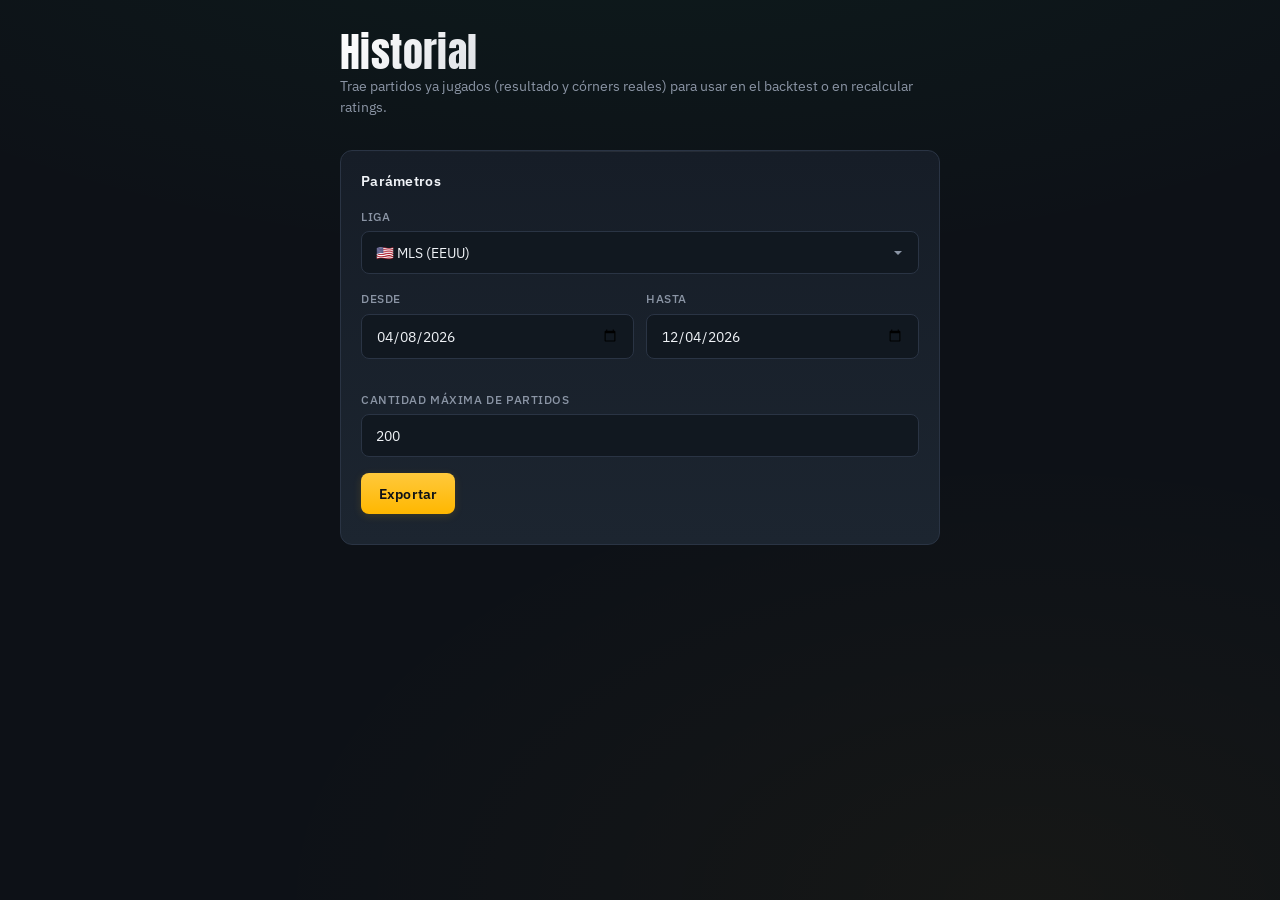
<file: export-historial.html>
<!DOCTYPE html>
<html lang="es">
<head>
<meta charset="UTF-8">
<meta name="viewport" content="width=device-width, initial-scale=1.0">
<title>Exportar historial — Pizarra Futbolera</title>
<link rel="preconnect" href="https://fonts.googleapis.com">
<link rel="preconnect" href="https://fonts.gstatic.com" crossorigin>
<link href="https://fonts.googleapis.com/css2?family=Anton&family=IBM+Plex+Mono:wght@400;500;600&family=IBM+Plex+Sans:wght@400;500;600;700&display=swap" rel="stylesheet">
<link rel="stylesheet" href="styles.css">
<style>
  a.descargar { display:inline-block; background:var(--green); color:#0a0f0b; padding:12px 18px; border-radius:10px 3px 10px 3px; text-decoration:none; font-weight:600; margin-top:12px; }
  #log { font-family:'IBM Plex Mono',monospace; font-size:0.78rem; color:var(--chalk-dim); white-space:pre-wrap; max-height:220px; overflow-y:auto; margin-top:10px; }
</style>
</head>
<body>
  <div class="container">

    <header class="hero">
      <svg class="corner-graphic" viewBox="0 0 100 100" aria-hidden="true">
        <path d="M15 15 H85" />
        <path d="M15 15 V85" />
        <path d="M15 35 A20 20 0 0 1 35 15" />
      </svg>
      <h1>Historial</h1>
      <p class="tagline">Trae partidos ya jugados (resultado y córners reales) para usar en el backtest o en recalcular ratings.</p>
    </header>

    <section class="panel">
      <h2 class="panel-title">Parámetros</h2>
      <div class="field">
        <label for="liga">Liga</label>
        <select id="liga"></select>
      </div>
      <div class="field-row">
        <div class="field">
          <label for="desde">Desde</label>
          <input type="date" id="desde">
        </div>
        <div class="field">
          <label for="hasta">Hasta</label>
          <input type="date" id="hasta">
        </div>
      </div>
      <div class="field">
        <label for="cantidad">Cantidad máxima de partidos</label>
        <input type="number" id="cantidad" value="200" min="10" max="200">
      </div>
      <button id="btn" class="btn-primary">Exportar</button>
      <div id="log"></div>
      <div id="resultado"></div>
    </section>

  </div>

<script type="module">
import { LIGAS, BZZOIRO_COUNTRY } from './leagues.js';
import { resolveLeagueId } from './api.js';

const ligaSelect = document.getElementById('liga');
const desdeInput = document.getElementById('desde');
const hastaInput = document.getElementById('hasta');
const cantidadInput = document.getElementById('cantidad');
const btn = document.getElementById('btn');
const logDiv = document.getElementById('log');
const resultadoDiv = document.getElementById('resultado');

for (const [key, liga] of Object.entries(LIGAS)) {
  const opt = document.createElement('option');
  opt.value = key;
  opt.textContent = liga.name;
  ligaSelect.appendChild(opt);
}

const hoy = new Date();
const hace90 = new Date(hoy.getTime() - 240 * 24 * 60 * 60 * 1000);
hastaInput.value = hoy.toISOString().slice(0, 10);
desdeInput.value = hace90.toISOString().slice(0, 10);

function log(msg) {
  logDiv.textContent += msg + '\n';
  logDiv.scrollTop = logDiv.scrollHeight;
}

function getToken() {
  return localStorage.getItem('bzzoiro_token');
}

async function fetchAPI(endpoint) {
  const token = getToken();
  const res = await fetch(`https://sports.bzzoiro.com/api/v2${endpoint}`, {
    headers: { 'Authorization': `Token ${token}` }
  });
  if (!res.ok) throw new Error(`Error ${res.status} en ${endpoint}`);
  return res.json();
}

function sleep(ms) { return new Promise(r => setTimeout(r, ms)); }

btn.addEventListener('click', async () => {
  if (!getToken()) {
    alert('Primero guardá tu token de Bzzoiro en la página principal del simulador.');
    return;
  }
  btn.disabled = true;
  logDiv.textContent = '';
  resultadoDiv.innerHTML = '';

  try {
    const leagueKey = ligaSelect.value;
    const liga = LIGAS[leagueKey];
    const maxPartidos = Math.min(200, Math.max(1, +cantidadInput.value || 200));

    log(`Resolviendo id de Bzzoiro para ${liga.name}...`);
    const pais = BZZOIRO_COUNTRY[leagueKey];
    if (pais) {
      const listado = await fetchAPI(`/leagues/?country=${encodeURIComponent(pais)}`);
      const candidatas = (listado.results || listado || []).map(l => `${l.name} (id ${l.id})`).join(' | ');
      log(`🔎 Ligas que Bzzoiro tiene para ${pais}: ${candidatas || '(ninguna)'}`);
    }
    const bzzoiroId = await resolveLeagueId(leagueKey, liga.name);
    if (bzzoiroId === null) {
      log('❌ Esta competición no tiene un país único en Bzzoiro (torneo continental) — no se puede exportar.');
      btn.disabled = false;
      return;
    }
    log(`✅ Liga resuelta: id ${bzzoiroId}`);

    log('Buscando partidos ya jugados...');
    // Se traen todas las páginas de la ventana y recién ahí se ordena por fecha:
    // antes se cortaba al llegar al máximo y, si la API devolvía lo más viejo
    // primero, el historial quedaba sin los partidos más recientes.
    const vistos = new Set();
    const eventos = [];
    let offset = 0;
    while (eventos.length < 800) {
      const data = await fetchAPI(
        `/events/?league_id=${bzzoiroId}&status=finished&date_from=${desdeInput.value}&date_to=${hastaInput.value}&limit=50&offset=${offset}`
      );
      const results = data.results || [];
      for (const ev of results) {
        if (!vistos.has(ev.id)) { vistos.add(ev.id); eventos.push(ev); }
      }
      if (!data.next || results.length === 0) break;
      offset += 50;
      await sleep(150);
    }
    eventos.sort((a, b) => String(b.event_date || '').localeCompare(String(a.event_date || '')));
    const finales = eventos.slice(0, maxPartidos).reverse(); // los N más recientes, en orden cronológico
    log(`✅ ${finales.length} partidos encontrados. Trayendo corners y cuotas de cada uno...`);

    const partidos = [];
    for (let i = 0; i < finales.length; i++) {
      const ev = finales[i];
      try {
        const stats = await fetchAPI(`/events/${ev.id}/stats/`);
        let odds = null;
        try {
          const o = await fetchAPI(`/events/${ev.id}/odds/`);
          odds = o.odds || null;
        } catch (e) {
          // Sin cuotas para este partido puntual — no corta la exportación
        }
        partidos.push({
          fecha: ev.event_date || null,
          local: ev.home_team || ev.home?.name || null,
          visitante: ev.away_team || ev.away?.name || null,
          goles_local: ev.home_score ?? null,
          goles_visitante: ev.away_score ?? null,
          corners_local: stats.stats?.home?.corner_kicks ?? null,
          corners_visitante: stats.stats?.away?.corner_kicks ?? null,
          odds_local: odds?.home_win ?? null,
          odds_empate: odds?.draw ?? null,
          odds_visitante: odds?.away_win ?? null,
          odds_over15: odds?.over_15_goals ?? null,
          odds_under15: odds?.under_15_goals ?? null,
          odds_over25: odds?.over_25_goals ?? null,
          odds_under25: odds?.under_25_goals ?? null,
          odds_over35: odds?.over_35_goals ?? null,
          odds_under35: odds?.under_35_goals ?? null,
          odds_btts_si: odds?.btts_yes ?? null,
          odds_btts_no: odds?.btts_no ?? null,
        });
      } catch (e) {
        log(`⚠️ Partido ${ev.id} falló (${e.message}), lo salteo`);
      }
      if (i % 5 === 0) log(`  ${i + 1}/${finales.length}...`);
      await sleep(150);
    }
    
    const conCorners = partidos.filter(p => p.corners_local != null && p.corners_visitante != null).length;
    const conOdds = partidos.filter(p => p.odds_local != null).length;
    log(`\n✅ Listo. ${partidos.length} partidos, ${conCorners} con corners registrados, ${conOdds} con cuotas reales.`);

    const payload = { liga: liga.name, leagueKey, generado: new Date().toISOString(), partidos };
    const blob = new Blob([JSON.stringify(payload, null, 2)], { type: 'application/json' });
    const url = URL.createObjectURL(blob);
    const a = document.createElement('a');
    a.href = url;
    a.className = 'descargar';
    a.download = `historial_${leagueKey}_${desdeInput.value}_${hastaInput.value}.json`;
    a.textContent = '⬇️ Descargar historial.json';
    resultadoDiv.appendChild(a);
  } catch (e) {
    log('❌ Error: ' + e.message);
  } finally {
    btn.disabled = false;
  }
});
</script>
</body>
</html>
</file>
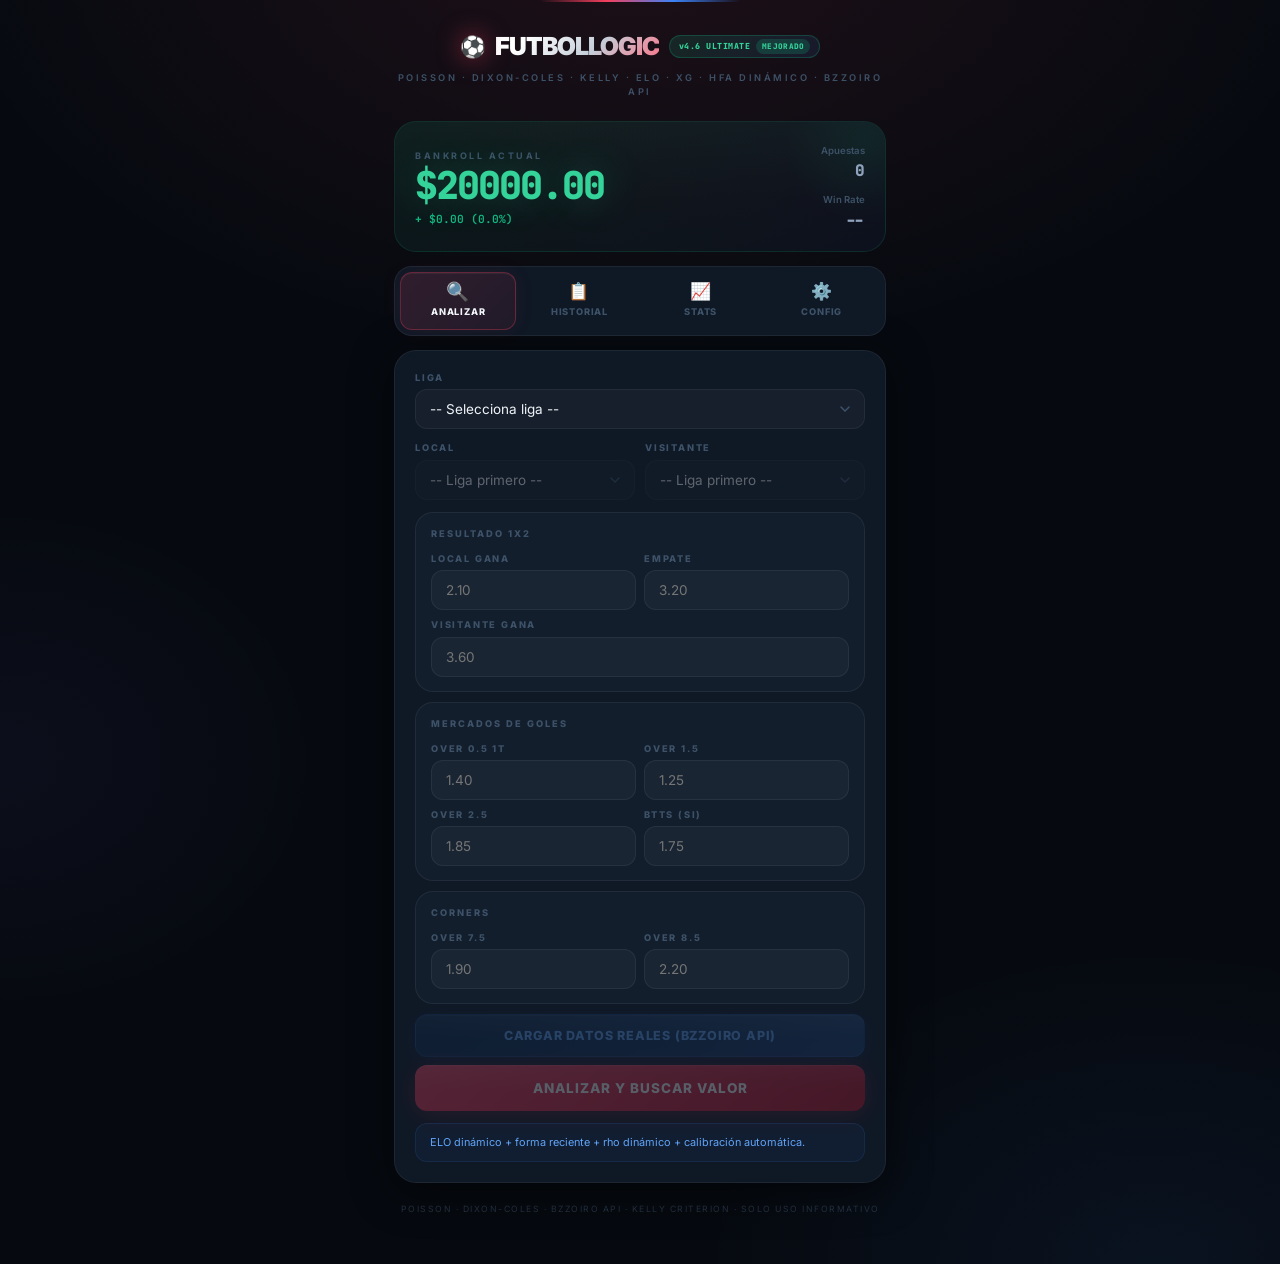
<file: FUTBOLLOGIC_v4.6_FIXED.html>
<!DOCTYPE html>
<html lang="es">
<head>
<meta charset="UTF-8">
<meta name="viewport" content="width=device-width, initial-scale=1.0, maximum-scale=1.0, user-scalable=no">
<meta name="apple-mobile-web-app-capable" content="yes">
<meta name="apple-mobile-web-app-status-bar-style" content="black-translucent">
<meta http-equiv="Cache-Control" content="no-cache, no-store, must-revalidate">
<title>FUTBOLLOGIC v4.6 ULTIMATE</title>
<link rel="preconnect" href="https://fonts.googleapis.com">
<link href="https://fonts.googleapis.com/css2?family=Inter:wght@400;500;600;700;800;900&family=JetBrains+Mono:wght@500;700&display=swap" rel="stylesheet">
<style>
:root { --bg:#060a10;--surface:#0c1219;--card:#0f1825;--card2:#131e2d;--card3:#172235; --border:rgba(255,255,255,0.06);--border2:rgba(255,255,255,0.12);--border3:rgba(255,255,255,0.18); --accent:#f43f5e;--accent2:#fb7185;--green:#10b981;--green2:#34d399; --yellow:#f59e0b;--yellow2:#fbbf24;--blue:#3b82f6;--blue2:#60a5fa; --purple:#8b5cf6;--purple2:#a78bfa;--text:#f0f4f8;--text2:#8fa3bc;--text3:#3d5268; --mono:'JetBrains Mono',monospace;--sans:'Inter',-apple-system,sans-serif; --r-sm:8px;--r-md:12px;--r-lg:18px;--r-xl:22px; --shadow:0 8px 40px rgba(0,0,0,0.6);--shadow-sm:0 2px 12px rgba(0,0,0,0.4); }
*,*::before,*::after{box-sizing:border-box;margin:0;padding:0;}
html{-webkit-tap-highlight-color:transparent;scroll-behavior:smooth;}
body{ background:var(--bg);color:var(--text);font-family:var(--sans);font-size:15px; line-height:1.5;min-height:100vh;padding:0 0 48px; background-image: radial-gradient(ellipse 100% 60% at 50% -5%,rgba(244,63,94,.10) 0%,transparent 55%), radial-gradient(ellipse 70% 50% at 90% 100%,rgba(59,130,246,.07) 0%,transparent 50%), radial-gradient(ellipse 50% 40% at 0% 60%,rgba(139,92,246,.05) 0%,transparent 50%); }
.container{max-width:520px;margin:0 auto;padding:0 14px;}
.app-header{text-align:center;padding:28px 0 22px;position:relative;}
.header-glow{position:absolute;top:0;left:50%;transform:translateX(-50%);width:200px;height:2px; background:linear-gradient(90deg,transparent,var(--accent),var(--blue),transparent);border-radius:2px;}
.app-title{font-size:1.55rem;font-weight:900;letter-spacing:-1px;color:var(--text); display:inline-flex;align-items:center;gap:10px;position:relative;}
.app-title .ball{font-size:1.3rem;filter:drop-shadow(0 0 12px rgba(244,63,94,0.5)); animation:spin-slow 8s linear infinite;}
@keyframes spin-slow{to{transform:rotate(360deg);}}
.title-text{background:linear-gradient(135deg,#fff 20%,#c4cdd8 60%,var(--accent2) 100%); -webkit-background-clip:text;-webkit-text-fill-color:transparent;background-clip:text;}
.vtag{font-size:0.52rem;font-weight:800;padding:3px 9px;border-radius:20px; background:linear-gradient(135deg,rgba(16,185,129,0.15),rgba(59,130,246,0.1)); color:var(--green2);border:1px solid rgba(16,185,129,0.25);letter-spacing:0.5px; font-family:var(--mono);-webkit-text-fill-color:var(--green2);}
.app-subtitle{font-size:0.58rem;color:var(--text3);letter-spacing:2.5px;text-transform:uppercase; margin-top:6px;font-weight:600;}
.bankroll-card{background:linear-gradient(135deg,rgba(16,185,129,0.08) 0%,rgba(59,130,246,0.05) 100%); border:1px solid rgba(16,185,129,0.15);border-radius:var(--r-xl); padding:22px 20px 18px;margin-bottom:14px;position:relative;overflow:hidden;}
.bankroll-card::before{content:'';position:absolute;inset:0; background:linear-gradient(180deg,rgba(16,185,129,0.04) 0%,transparent 60%);pointer-events:none;}
.bankroll-card::after{content:'';position:absolute;top:-60px;right:-60px;width:160px;height:160px; background:radial-gradient(circle,rgba(16,185,129,0.08),transparent 70%);pointer-events:none;}
.br-inner{position:relative;z-index:1;display:flex;align-items:center;justify-content:space-between;}
.br-label{font-size:0.56rem;color:var(--text3);text-transform:uppercase;letter-spacing:2.5px; font-weight:700;margin-bottom:4px;display:flex;align-items:center;gap:5px;}
.br-amount{font-size:2.4rem;font-weight:900;color:var(--green2);letter-spacing:-2px; font-family:var(--mono);line-height:1;text-shadow:0 0 40px rgba(52,211,153,0.3);}
.br-pnl{font-size:0.7rem;color:var(--text3);margin-top:6px;font-family:var(--mono); font-weight:600;display:flex;align-items:center;gap:6px;}
.br-pnl.profit{color:var(--green);}
.br-pnl.loss{color:var(--accent);}
.br-right{text-align:right;}
.br-stat-mini{font-size:0.6rem;color:var(--text3);font-weight:600;text-align:right;}
.br-stat-mini .val{display:block;font-size:1.0rem;font-family:var(--mono);font-weight:800; color:var(--text2);margin-top:1px;}
.tabs-wrap{position:relative;margin-bottom:14px;}
.tabs{display:grid;grid-template-columns:repeat(4,1fr);gap:5px;padding:5px; background:var(--card);border:1px solid var(--border);border-radius:var(--r-lg);}
.tab{padding:10px 4px;text-align:center;background:transparent;border:1px solid transparent; border-radius:var(--r-md);cursor:pointer;font-size:0.58rem;font-weight:800; letter-spacing:0.8px;color:var(--text3);transition:all 0.2s cubic-bezier(0.4,0,0.2,1); text-transform:uppercase;user-select:none;display:flex;flex-direction:column;align-items:center;gap:5px;}
.tab-icon{font-size:1.05rem;line-height:1;transition:transform 0.2s;}
.tab:active{transform:scale(0.94);}
.tab.active{background:linear-gradient(135deg,rgba(244,63,94,0.15),rgba(244,63,94,0.08)); border-color:rgba(244,63,94,0.3);color:var(--text); box-shadow:0 0 20px rgba(244,63,94,0.08),inset 0 1px 0 rgba(255,255,255,0.05);}
.tab.active .tab-icon{transform:scale(1.1);}
.card{background:var(--card);border-radius:var(--r-xl);padding:20px; border:1px solid var(--border);box-shadow:var(--shadow);margin-bottom:14px;}
.section-title{font-size:0.58rem;font-weight:800;text-transform:uppercase;letter-spacing:2.5px; color:var(--text3);margin:20px 0 10px;display:flex;align-items:center;gap:8px;}
.section-title::after{content:'';flex:1;height:1px;background:linear-gradient(90deg,var(--border2),transparent);}
.field-group{margin-bottom:12px;}
.field-label{display:block;font-size:0.58rem;font-weight:800;text-transform:uppercase; letter-spacing:1.8px;color:var(--text3);margin-bottom:5px;}
select,input[type="number"],input[type="text"],input[type="file"]{width:100%;padding:11px 14px;border-radius:var(--r-md); background:rgba(255,255,255,0.03);color:var(--text);border:1px solid var(--border); font-size:13.5px;font-family:var(--sans);-webkit-appearance:none;appearance:none; transition:border-color 0.18s,box-shadow 0.18s,background 0.18s;outline:none;}
select{background-image:url("data:image/svg+xml,%3Csvg xmlns='http://www.w3.org/2000/svg' width='10' height='6' viewBox='0 0 10 6'%3E%3Cpath d='M1 1l4 4 4-4' stroke='%233d5268' stroke-width='1.5' fill='none' stroke-linecap='round'/%3E%3C/svg%3E"); background-repeat:no-repeat;background-position:right 14px center;padding-right:38px;cursor:pointer;}
select:focus,input:focus{border-color:rgba(244,63,94,0.45);background:rgba(255,255,255,0.05); box-shadow:0 0 0 3px rgba(244,63,94,0.07);}
select:disabled{opacity:0.35;cursor:not-allowed;}
.odds-box{background:var(--card2);border:1px solid var(--border);border-radius:var(--r-lg); padding:14px 15px;margin-bottom:10px;transition:border-color 0.2s;}
.odds-box:focus-within{border-color:rgba(244,63,94,0.2);}
.odds-box-title{font-size:0.58rem;font-weight:800;text-transform:uppercase;letter-spacing:2px; color:var(--text3);margin-bottom:11px;display:flex;align-items:center;gap:6px;}
.odds-row{display:grid;grid-template-columns:1fr 1fr;gap:8px;}
.odds-field .field-label{margin-bottom:4px;}
.btn{width:100%;padding:13px 16px;border-radius:var(--r-md);border:none;font-family:var(--sans); font-size:12.5px;font-weight:800;letter-spacing:0.8px;cursor:pointer; transition:all 0.18s cubic-bezier(0.4,0,0.2,1);display:flex;align-items:center; justify-content:center;gap:7px;text-transform:uppercase;position:relative;overflow:hidden;}
.btn::after{content:'';position:absolute;inset:0; background:linear-gradient(180deg,rgba(255,255,255,0.06) 0%,transparent 60%);pointer-events:none;}
.btn:active{transform:scale(0.97);}
.btn:disabled{opacity:0.3;cursor:not-allowed;transform:none !important;}
.btn-primary{background:linear-gradient(135deg,var(--accent) 0%,#c0162d 100%);color:white; box-shadow:0 4px 24px rgba(244,63,94,0.35),0 1px 0 rgba(255,255,255,0.1) inset; font-size:13.5px;padding:15px;letter-spacing:1px;}
.btn-primary:hover:not(:disabled){box-shadow:0 6px 32px rgba(244,63,94,0.45),0 1px 0 rgba(255,255,255,0.1) inset;transform:translateY(-1px);}
.btn-api{background:linear-gradient(135deg,#0f2b50 0%,#1a3f72 100%);color:var(--blue2); box-shadow:0 4px 18px rgba(59,130,246,0.15),0 1px 0 rgba(255,255,255,0.05) inset; border:1px solid rgba(59,130,246,0.2);margin-bottom:8px;}
.btn-api:hover:not(:disabled){box-shadow:0 6px 26px rgba(59,130,246,0.25);transform:translateY(-1px);}
.btn-ghost{background:rgba(255,255,255,0.04);color:var(--text2);border:1px solid var(--border);}
.btn-ghost:hover:not(:disabled){background:rgba(255,255,255,0.07);border-color:var(--border2);}
.btn-danger{background:rgba(244,63,94,0.06);color:var(--accent);border:1px solid rgba(244,63,94,0.15);}
.btn-sm{padding:8px 14px;font-size:0.65rem;width:auto;}
.btn-row{display:flex;gap:8px;margin-top:8px;}
.btn-row .btn{flex:1;}
.mt8{margin-top:8px;}.mt12{margin-top:12px;}.mt16{margin-top:16px;}
.status-pill{border-radius:var(--r-md);padding:10px 14px;margin-top:8px;font-size:0.68rem; font-weight:700;text-align:center;letter-spacing:0.3px;display:flex;align-items:center; justify-content:center;gap:7px;}
.status-pill.loaded{background:rgba(59,130,246,0.08);border:1px solid rgba(59,130,246,0.2);color:var(--blue2);}
.status-pill.error{background:rgba(244,63,94,0.06);border:1px solid rgba(244,63,94,0.18);color:var(--accent2);}
.status-pill.loading{background:rgba(245,158,11,0.06);border:1px solid rgba(245,158,11,0.18);color:var(--yellow2);}
.info-box{background:rgba(59,130,246,0.05);border:1px solid rgba(59,130,246,0.12); border-radius:var(--r-md);padding:10px 14px;font-size:0.68rem;color:var(--blue2);line-height:1.6;}
.warn-box{background:rgba(244,63,94,0.05);border:1px solid rgba(244,63,94,0.14); border-radius:var(--r-md);padding:13px 16px;font-size:0.74rem;color:var(--accent2); text-align:center;font-weight:700;}
.success-box{background:linear-gradient(135deg,rgba(16,185,129,0.1),rgba(16,185,129,0.05)); border:1px solid rgba(16,185,129,0.2);border-radius:var(--r-md);padding:13px 16px; text-align:center;font-size:0.8rem;font-weight:800;color:var(--green2);letter-spacing:0.5px;}
.match-prediction-bar{background:var(--card2);border:1px solid var(--border); border-radius:var(--r-lg);padding:16px;margin-bottom:12px;}
.match-teams{display:flex;align-items:center;justify-content:space-between;gap:8px;margin-bottom:12px;}
.team-block{text-align:center;flex:1;}
.team-name{font-size:0.78rem;font-weight:800;color:var(--text);line-height:1.2;}
.team-lambda{font-size:0.62rem;font-family:var(--mono);color:var(--text3);margin-top:3px;font-weight:600;}
.vs-divider{font-size:0.7rem;font-weight:900;color:var(--text3);letter-spacing:1px; padding:6px 8px;background:rgba(255,255,255,0.04);border-radius:8px; border:1px solid var(--border);flex-shrink:0;}
.prob-triplet{display:grid;grid-template-columns:1fr 1fr 1fr;gap:6px;}
.prob-cell{background:rgba(255,255,255,0.03);border:1px solid var(--border); border-radius:var(--r-sm);padding:8px 6px;text-align:center;}
.prob-cell.best{border-color:rgba(16,185,129,0.3);background:rgba(16,185,129,0.06);}
.prob-cell-label{font-size:0.52rem;text-transform:uppercase;letter-spacing:1.5px; color:var(--text3);font-weight:700;margin-bottom:3px;}
.prob-cell-val{font-size:1.1rem;font-weight:900;font-family:var(--mono);color:var(--text);letter-spacing:-0.5px;}
.market{background:var(--card2);border-radius:var(--r-lg);padding:15px 16px; margin:8px 0;border:1px solid var(--border);transition:border-color 0.2s,background 0.2s;}
.market.has-value{border-color:rgba(16,185,129,0.28); background:linear-gradient(135deg,rgba(16,185,129,0.05),rgba(16,185,129,0.02));}
.market.no-value{border-color:rgba(244,63,94,0.1);}
.market-name{font-size:0.7rem;font-weight:800;text-transform:uppercase;letter-spacing:1.2px; color:var(--text2);margin-bottom:11px;display:flex;align-items:center; justify-content:space-between;gap:8px;flex-wrap:wrap;}
.badge{font-size:0.55rem;font-weight:800;padding:3px 10px;border-radius:20px;letter-spacing:0.5px;}
.badge-ev{background:rgba(16,185,129,0.15);color:var(--green2);border:1px solid rgba(16,185,129,0.3);}
.badge-no{background:rgba(244,63,94,0.08);color:var(--accent2);border:1px solid rgba(244,63,94,0.18);}
.badge-info{background:rgba(255,255,255,0.04);color:var(--text3);border:1px solid var(--border);}
.badge-api{background:rgba(59,130,246,0.1);color:var(--blue2);border:1px solid rgba(59,130,246,0.22);}
.badge-stat{background:rgba(245,158,11,0.08);color:var(--yellow);border:1px solid rgba(245,158,11,0.2);}
.prob-row{display:flex;align-items:center;gap:10px;margin:7px 0;}
.prob-label{font-size:0.68rem;color:var(--text2);min-width:86px;font-weight:600;}
.bar-track{flex:1;height:5px;background:rgba(255,255,255,0.05);border-radius:3px;overflow:hidden;}
.bar-fill{height:100%;border-radius:3px;width:0%;transition:width 1.2s cubic-bezier(0.22,1,0.36,1);}
.prob-val{min-width:40px;text-align:right;font-weight:900;font-size:0.9rem;font-family:var(--mono);}
.ev-strip{display:flex;align-items:center;justify-content:space-between;margin-top:10px; padding-top:10px;border-top:1px solid var(--border);gap:8px;flex-wrap:wrap;}
.ev-chip{font-size:0.68rem;font-weight:700;font-family:var(--mono);display:flex;gap:5px;align-items:center;}
.ev-chip .lbl{color:var(--text3);font-size:0.56rem;text-transform:uppercase;letter-spacing:1.2px;}
.ev-chip .val{font-size:0.92rem;font-weight:900;}
.ev-chip .val.pos{color:var(--green2);}
.ev-chip .val.neg{color:var(--accent2);}
.stake-card{background:linear-gradient(135deg,rgba(59,130,246,0.08),rgba(59,130,246,0.04)); border:1px solid rgba(59,130,246,0.18);border-radius:var(--r-md);padding:14px; margin-top:12px;text-align:center;}
.stake-label{font-size:0.55rem;text-transform:uppercase;letter-spacing:2px;color:var(--text3); font-weight:700;margin-bottom:4px;}
.stake-amount{font-size:1.8rem;font-weight:900;color:var(--blue2);font-family:var(--mono); letter-spacing:-1px;text-shadow:0 0 30px rgba(96,165,250,0.3);}
.stake-meta{font-size:0.64rem;color:var(--text3);margin-top:5px;display:flex;justify-content:center;gap:10px;}
.stake-meta .pos{color:var(--green2);font-weight:800;}
.bet-log{max-height:340px;overflow-y:auto;}
.bet-log::-webkit-scrollbar{width:3px;}
.bet-log::-webkit-scrollbar-track{background:transparent;}
.bet-log::-webkit-scrollbar-thumb{background:var(--border2);border-radius:2px;}
.log-item{display:flex;align-items:flex-start;gap:10px;padding:12px 10px 12px 14px; border-bottom:1px solid var(--border);position:relative;}
.log-item:last-child{border-bottom:none;}
.log-stripe{position:absolute;left:0;top:10px;bottom:10px;width:3px;border-radius:0 3px 3px 0;}
.log-win .log-stripe{background:linear-gradient(180deg,var(--green),var(--green2));}
.log-loss .log-stripe{background:linear-gradient(180deg,var(--accent),var(--accent2));}
.log-pending .log-stripe{background:linear-gradient(180deg,var(--yellow),var(--yellow2));}
.log-body{flex:1;}
.log-match{font-weight:700;font-size:0.78rem;color:var(--text);}
.log-sub{font-size:0.62rem;color:var(--text3);margin-top:2px;font-family:var(--mono);}
.log-result{text-align:right;flex-shrink:0;}
.log-profit{font-weight:900;font-size:0.82rem;font-family:var(--mono);}
.log-profit.pos{color:var(--green2);}
.log-profit.neg{color:var(--accent2);}
.log-profit.pend{color:var(--yellow2);}
.log-actions{display:flex;gap:4px;margin-top:5px;justify-content:flex-end;}
.btn-tiny{padding:4px 9px;border-radius:6px;font-size:0.58rem;font-weight:800;border:none; cursor:pointer;letter-spacing:0.3px;transition:opacity 0.15s;}
.btn-tiny:hover{opacity:0.8;}
.btn-win{background:rgba(16,185,129,0.18);color:var(--green2);}
.btn-lose{background:rgba(244,63,94,0.13);color:var(--accent2);}
.btn-del{background:rgba(255,255,255,0.05);color:var(--text3);}
.stats-grid{display:grid;grid-template-columns:1fr 1fr 1fr;gap:7px;margin-bottom:14px;}
.stat-box{background:var(--card2);border:1px solid var(--border);border-radius:var(--r-md); padding:13px 10px;text-align:center;transition:border-color 0.2s;}
.stat-box:hover{border-color:var(--border2);}
.stat-val{font-size:1.3rem;font-weight:900;font-family:var(--mono);color:var(--text);letter-spacing:-0.5px;}
.stat-lbl{font-size:0.52rem;color:var(--text3);text-transform:uppercase;letter-spacing:1.5px;margin-top:4px;font-weight:700;}
.chart-wrap{background:var(--card2);border:1px solid var(--border);border-radius:var(--r-lg); padding:16px;margin-top:10px;}
.chart-lbl{font-size:0.58rem;color:var(--text3);text-transform:uppercase;letter-spacing:2px; font-weight:700;margin-bottom:12px;}
.config-row{display:flex;align-items:center;justify-content:space-between;padding:11px 0; border-bottom:1px solid var(--border);gap:12px;}
.config-row:last-of-type{border-bottom:none;}
.config-row .cfg-label{font-size:0.8rem;color:var(--text2);font-weight:600;}
.config-row input{width:120px;margin:0;padding:8px 12px;font-size:0.85rem;}
.model-pill{background:var(--card2);border:1px solid var(--border);border-radius:var(--r-md); padding:12px 14px;font-size:0.68rem;color:var(--text3);line-height:1.8;}
.model-pill strong{color:var(--text2);}
.small-note{font-size:0.62rem;color:var(--text3);font-style:italic;line-height:1.5;margin-top:6px;}
textarea{width:100%;padding:10px 12px;border-radius:var(--r-sm);background:rgba(0,0,0,0.4); color:var(--text2);border:1px solid var(--border);font-family:var(--mono); font-size:0.62rem;resize:vertical;outline:none;}
.toast{position:fixed;top:20px;left:50%;transform:translateX(-50%) translateY(-8px); padding:10px 24px;border-radius:var(--r-md);font-weight:800;font-size:0.8rem;z-index:9999; box-shadow:0 8px 32px rgba(0,0,0,0.6);animation:toastIn 2.5s ease forwards; white-space:nowrap;letter-spacing:0.3px;}
.toast-success{background:linear-gradient(135deg,#059669,var(--green));color:#fff;}
.toast-error{background:linear-gradient(135deg,#be123c,var(--accent));color:#fff;}
.toast-info{background:linear-gradient(135deg,#1d4ed8,var(--blue));color:#fff;}
@keyframes toastIn{ 0%{opacity:0;transform:translateX(-50%) translateY(-16px);} 12%{opacity:1;transform:translateX(-50%) translateY(0);} 80%{opacity:1;transform:translateX(-50%) translateY(0);} 100%{opacity:0;transform:translateX(-50%) translateY(-8px);} }
.spin{display:inline-block;width:12px;height:12px;border:2px solid rgba(255,255,255,0.2); border-top-color:currentColor;border-radius:50%;animation:rot 0.65s linear infinite;vertical-align:middle;}
@keyframes rot{to{transform:rotate(360deg);}}
.hidden{display:none !important;}
.green{color:var(--green2);}.red{color:var(--accent2);}.yellow{color:var(--yellow);}
.blue{color:var(--blue2);}.profit{color:var(--green2);}.loss{color:var(--accent2);}
.mono{font-family:var(--mono);}
.file-input{padding:8px;font-size:0.75rem;}
.data-mode-warn{background:rgba(244,63,94,0.08);border:1px solid rgba(244,63,94,0.25); border-radius:var(--r-md);padding:10px 14px;font-size:0.65rem;font-weight:800; color:var(--accent2);letter-spacing:0.5px;text-align:center;text-transform:uppercase;}
.data-mode-ok{background:rgba(16,185,129,0.08);border:1px solid rgba(16,185,129,0.22); border-radius:var(--r-md);padding:10px 14px;font-size:0.65rem;font-weight:800; color:var(--green2);letter-spacing:0.5px;text-align:center;text-transform:uppercase;}
.source-warn{background:rgba(245,158,11,0.08);border:1px solid rgba(245,158,11,0.22); border-radius:var(--r-md);padding:10px 14px;font-size:0.68rem;color:var(--yellow2); line-height:1.6;margin-bottom:10px;}
.source-ok{background:rgba(16,185,129,0.06);border:1px solid rgba(16,185,129,0.18); border-radius:var(--r-md);padding:10px 14px;font-size:0.68rem;color:var(--green2); line-height:1.6;margin-bottom:10px;}
.ev-filter-tag{display:inline-flex;align-items:center;gap:5px;font-size:0.6rem;font-weight:800; padding:3px 10px;border-radius:20px;background:rgba(139,92,246,0.12); color:var(--purple2);border:1px solid rgba(139,92,246,0.25);letter-spacing:0.5px; text-transform:uppercase;}
.risk-low{color:var(--green2)!important;}
.risk-mid{color:var(--yellow2)!important;}
.risk-high{color:var(--accent2)!important;}
.market.filtered{opacity:0.4;pointer-events:none;}
.footer{text-align:center;font-size:0.54rem;color:var(--text3);margin-top:20px; letter-spacing:1.5px;text-transform:uppercase;opacity:0.5;}
.version-badge{display:inline-block;font-size:0.48rem;padding:2px 6px;border-radius:12px; background:rgba(16,185,129,0.2);color:var(--green2);font-weight:900;letter-spacing:0.3px; margin-left:6px;}
</style>
</head>
<body>
<div class="container">
<div id="main-screen">
  <div class="app-header">
    <div class="header-glow"></div>
    <div class="app-title">
      <span class="ball">⚽</span>
      <span class="title-text">FUTBOLLOGIC</span>
      <span class="vtag">v4.6 ULTIMATE<span class="version-badge">MEJORADO</span></span>
    </div>
    <div class="app-subtitle">Poisson · Dixon-Coles · Kelly · ELO · xG · HFA Dinámico · Bzzoiro API</div>
  </div>

  <div class="bankroll-card">
    <div class="br-inner">
      <div class="br-left">
        <div class="br-label">Bankroll Actual</div>
        <div class="br-amount" id="bankroll-display">$20,000.00</div>
        <div class="br-pnl" id="pnl-display">P&L: $0.00</div>
      </div>
      <div class="br-right">
        <div class="br-stat-mini">Apuestas<span class="val" id="br-bets">0</span></div>
        <div class="br-stat-mini" style="margin-top:10px">Win Rate<span class="val" id="br-wr">--</span></div>
      </div>
    </div>
  </div>

  <div class="tabs-wrap">
    <div class="tabs">
      <div class="tab active" id="tab-btn-analyzer" onclick="switchTab('analyzer')"><span class="tab-icon">🔍</span> Analizar</div>
      <div class="tab" id="tab-btn-history" onclick="switchTab('history')"><span class="tab-icon">📋</span> Historial</div>
      <div class="tab" id="tab-btn-stats" onclick="switchTab('stats')"><span class="tab-icon">📈</span> Stats</div>
      <div class="tab" id="tab-btn-config" onclick="switchTab('config')"><span class="tab-icon">⚙️</span> Config</div>
    </div>
  </div>

  <div class="card">
    <div id="tab-analyzer">
      <div class="field-group">
        <label class="field-label">Liga</label>
        <select id="league">
          <option value="">-- Selecciona liga --</option>
          <option value="EPL">Premier League</option>
          <option value="La_liga">La Liga</option>
          <option value="Serie_A">Serie A</option>
          <option value="Bundesliga">Bundesliga</option>
          <option value="Ligue_1">Ligue 1</option>
          <option value="Eredivisie">Eredivisie</option>
          <option value="Championship">Championship</option>
          <option value="MLS">MLS</option>
          <option value="Brasileirao">Brasileirao Serie A</option>
          <option value="BrasileiroSerieB">Brasileirao Serie B</option>
          <option value="Libertadores">Copa Libertadores</option>
          <option value="Sudamericana">Copa Sudamericana</option>
          <option value="Mundial_2026">Mundial 2026</option>
        </select>
      </div>

      <div style="display:grid;grid-template-columns:1fr 1fr;gap:10px;margin-bottom:12px">
        <div>
          <label class="field-label">Local</label>
          <select id="home" disabled><option value="">-- Liga primero --</option></select>
        </div>
        <div>
          <label class="field-label">Visitante</label>
          <select id="away" disabled><option value="">-- Liga primero --</option></select>
        </div>
      </div>

      <div class="odds-box">
        <div class="odds-box-title">Resultado 1X2</div>
        <div class="odds-row">
          <div class="odds-field">
            <label class="field-label">Local gana</label>
            <input type="number" id="odds-home" placeholder="2.10" step="0.01" min="1.01" max="50">
          </div>
          <div class="odds-field">
            <label class="field-label">Empate</label>
            <input type="number" id="odds-draw" placeholder="3.20" step="0.01" min="1.01" max="50">
          </div>
        </div>
        <div style="margin-top:8px">
          <label class="field-label">Visitante gana</label>
          <input type="number" id="odds-away" placeholder="3.60" step="0.01" min="1.01" max="50">
        </div>
      </div>

      <div class="odds-box">
        <div class="odds-box-title">Mercados de Goles</div>
        <div class="odds-row">
          <div class="odds-field">
            <label class="field-label">Over 0.5 1T</label>
            <input type="number" id="odds-ht05" placeholder="1.40" step="0.01" min="1.01" max="50">
          </div>
          <div class="odds-field">
            <label class="field-label">Over 1.5</label>
            <input type="number" id="odds-over15" placeholder="1.25" step="0.01" min="1.01" max="50">
          </div>
        </div>
        <div class="odds-row" style="margin-top:8px">
          <div class="odds-field">
            <label class="field-label">Over 2.5</label>
            <input type="number" id="odds-over25" placeholder="1.85" step="0.01" min="1.01" max="50">
          </div>
          <div class="odds-field">
            <label class="field-label">BTTS (Si)</label>
            <input type="number" id="odds-btts" placeholder="1.75" step="0.01" min="1.01" max="50">
          </div>
        </div>
      </div>

      <div class="odds-box">
        <div class="odds-box-title">Corners</div>
        <div class="odds-row">
          <div class="odds-field">
            <label class="field-label">Over 7.5</label>
            <input type="number" id="odds-corners75" placeholder="1.90" step="0.01" min="1.01" max="50">
          </div>
          <div class="odds-field">
            <label class="field-label">Over 8.5</label>
            <input type="number" id="odds-corners85" placeholder="2.20" step="0.01" min="1.01" max="50">
          </div>
        </div>
      </div>

      <button class="btn btn-api mt8" id="api-btn" disabled onclick="loadAPIData()">
        Cargar Datos Reales (Bzzoiro API)
      </button>
      <div id="api-status-box" class="hidden"></div>
      <button class="btn btn-primary mt8" id="analyze-btn" disabled onclick="runAnalysis()">
        Analizar y Buscar Valor
      </button>
      <div class="info-box mt12">
        ELO dinámico + forma reciente + rho dinámico + calibración automática.
      </div>
    </div>

    <div id="tab-history" class="hidden">
      <div style="display:flex;justify-content:space-between;align-items:center;margin-bottom:14px">
        <div style="font-size:.92rem;font-weight:800;letter-spacing:-.3px">Historial</div>
        <div style="display:flex;gap:6px">
          <button class="btn btn-ghost btn-sm" onclick="exportHistory()">CSV</button>
          <button class="btn btn-ghost btn-sm" onclick="exportJSON()">JSON</button>
        </div>
      </div>
      <div class="bet-log" id="bet-log"></div>
      <div style="margin-top:14px">
        <label class="field-label">Importar respaldo JSON</label>
        <input type="file" id="import-file" class="file-input" accept=".json" onchange="importJSON(this)">
      </div>
    </div>

    <div id="tab-stats" class="hidden">
      <div style="font-size:.92rem;font-weight:800;letter-spacing:-.3px;margin-bottom:14px">Estadisticas</div>
      <div class="stats-grid">
        <div class="stat-box"><div class="stat-val" id="stat-total">0</div><div class="stat-lbl">Apuestas</div></div>
        <div class="stat-box"><div class="stat-val" id="stat-winrate">0%</div><div class="stat-lbl">Win Rate</div></div>
        <div class="stat-box"><div class="stat-val" id="stat-yield">0%</div><div class="stat-lbl">Yield</div></div>
        <div class="stat-box"><div class="stat-val" id="stat-roi">0%</div><div class="stat-lbl">ROI</div></div>
        <div class="stat-box"><div class="stat-val" id="stat-profit">$0</div><div class="stat-lbl">Profit</div></div>
        <div class="stat-box"><div class="stat-val" id="stat-streak">--</div><div class="stat-lbl">Racha</div></div>
      </div>
      <div class="model-pill" id="model-accuracy-box" style="margin-bottom:14px"></div>
      <div class="chart-wrap">
        <div class="chart-lbl">Evolucion Bankroll</div>
        <svg id="bankroll-chart" width="100%" height="110" style="overflow:visible;display:block"></svg>
      </div>
    </div>

    <div id="tab-config" class="hidden">
      <div style="font-size:.92rem;font-weight:800;letter-spacing:-.3px;margin-bottom:14px">Configuracion</div>
      <div class="config-row"><span class="cfg-label">Bankroll Inicial ($)</span><input type="number" id="cfg-initial" step="100" min="0"></div>
      <div class="config-row"><span class="cfg-label">Fraccion Kelly</span><input type="number" id="cfg-kelly" step="0.05" min="0.05" max="1"></div>
      <div class="config-row"><span class="cfg-label">Stake Maximo (%)</span><input type="number" id="cfg-maxstake" step="0.01" min="0.01" max="1"></div>
      <div class="config-row"><span class="cfg-label">Stake Minimo ($)</span><input type="number" id="cfg-minstake-abs" step="10" min="0"></div>
      <div class="config-row"><span class="cfg-label">Stake Maximo ($)</span><input type="number" id="cfg-maxstake-abs" step="10" min="0"></div>
      <div class="config-row"><span class="cfg-label">EV Minimo (%)</span><input type="number" id="cfg-minev" step="1" min="1" max="30"></div>
      <div class="section-title" style="margin-top:22px">API Bzzoiro</div>
      <div class="field-group"><label class="field-label">URL Base</label><input type="text" id="cfg-apibase" placeholder="https://sports.bzzoiro.com/api"></div>
      <div class="field-group"><label class="field-label">Token / API Key</label><input type="text" id="cfg-apikey" placeholder="Tu token de Bzzoiro" autocomplete="off"><div class="small-note">Token gratis en sports.bzzoiro.com/register/</div></div>
      <div id="api-test-result"></div>
      <div class="btn-row">
        <button class="btn btn-ghost" onclick="testAPIKey()" style="font-size:.68rem;padding:9px">Verificar Token</button>
        <button class="btn btn-ghost" onclick="debugAPI()" style="font-size:.68rem;padding:9px">Depurar API</button>
      </div>
      <div id="api-debug-output" style="display:none;margin-top:10px">
        <label class="field-label">Respuesta debug</label>
        <textarea id="debug-textarea" rows="8" readonly></textarea>
      </div>
      <div class="section-title" style="margin-top:22px">Modo Datos</div>
      <div id="data-mode-banner" class="data-mode-warn">
        SIN TOKEN API — Usando modelo estadistico.
      </div>

      <div class="section-title" style="margin-top:22px">Sistema ELO</div>
      <div class="model-pill">
        <strong>ELO dinámico:</strong> Se actualiza con cada resultado liquidado. Influye en predicciones futuras.<br>
        <strong>Forma reciente:</strong> Últimos 5 partidos ajustan temporalmente la fuerza.
      </div>
      <button class="btn btn-danger mt8" onclick="resetELO()">Resetear ELOs y Forma</button>

      <div class="section-title" style="margin-top:18px">Modelo Matematico</div>
      <div class="model-pill">
        <strong>Modelo:</strong> Poisson Bivariado + Dixon-Coles (rho dinámico)<br>
        <strong>Calibración:</strong> Ajuste automático según resultados reales<br>
        <strong>Defaults conservadores:</strong> Kelly 10% / Max 3% / EV min +8%<br>
        <strong>Combinación mercado:</strong> 50% modelo + 50% cuotas reales (automático)<br>
        <strong>Versión:</strong> v4.6 ULTIMATE · Volatilidad histórica · HFA dinámico · H2H · Correlación · Tempo · Confianza
      </div>
      <button class="btn btn-primary mt16" onclick="saveConfig()">Guardar Configuracion</button>
      <button class="btn btn-danger mt8" onclick="resetData()">Resetear Todos los Datos</button>
      <p class="small-note" style="margin-top:8px">El stake respeta el mínimo y máximo en dólares, además del tope porcentual.</p>
    </div>
  </div>
</div>

<div id="result-screen" class="hidden">
  <div class="card" id="result-card"></div>
</div>

<div class="footer">Poisson · Dixon-Coles · Bzzoiro API · Kelly Criterion · Solo uso informativo</div>
</div>

<script>
(function() {
  'use strict';

  // ============================================
  // CONFIGURACIÓN Y CONSTANTES
  // ============================================
  var DEFAULT_CONFIG = {
    initialBankroll: 20000,
    kellyFraction: 0.10,
    maxStakePct: 0.03,
    minEV: 8,
    minStake: 500,
    maxStake: 1000,
    apiKey: '',
    apiBaseUrl: 'https://sports.bzzoiro.com/api',
    marketWeight: 50
  };

  var LEAGUES_CFG = {
    EPL: {name: 'Premier League', goals: 2.85, corners: 10.1, hfa: 1.06, htRatio: 0.40, rho: -0.08},
    La_liga: {name: 'La Liga', goals: 2.55, corners: 9.5, hfa: 1.05, htRatio: 0.39, rho: -0.05},
    Serie_A: {name: 'Serie A', goals: 2.65, corners: 9.0, hfa: 1.05, htRatio: 0.38, rho: -0.10},
    Bundesliga: {name: 'Bundesliga', goals: 3.00, corners: 9.8, hfa: 1.06, htRatio: 0.41, rho: -0.06},
    Ligue_1: {name: 'Ligue 1', goals: 2.70, corners: 9.3, hfa: 1.05, htRatio: 0.39, rho: -0.07},
    Eredivisie: {name: 'Eredivisie', goals: 3.10, corners: 9.6, hfa: 1.05, htRatio: 0.40, rho: -0.09},
    Libertadores: {name: 'Copa Libertadores', goals: 2.50, corners: 9.2, hfa: 1.04, htRatio: 0.38, rho: -0.11},
    Sudamericana: {name: 'Copa Sudamericana', goals: 2.30, corners: 9.0, hfa: 1.04, htRatio: 0.37, rho: -0.10},
    Mundial_2026: {name: 'Mundial 2026', goals: 2.20, corners: 9.0, hfa: 1.03, htRatio: 0.38, rho: -0.12},
    Championship: {name: 'Championship', goals: 2.65, corners: 9.7, hfa: 1.05, htRatio: 0.40, rho: -0.08},
    MLS: {name: 'MLS', goals: 2.85, corners: 9.1, hfa: 1.05, htRatio: 0.40, rho: -0.07},
    Brasileirao: {name: 'Brasileirao Serie A', goals: 2.45, corners: 9.4, hfa: 1.05, htRatio: 0.38, rho: -0.10},
    BrasileiroSerieB: {name: 'Brasileirao Serie B', goals: 2.30, corners: 9.1, hfa: 1.04, htRatio: 0.37, rho: -0.09}
  };

  var STRENGTH = {
    EPL: {
      'Manchester City': [1.30, 0.77], 'Liverpool': [1.28, 0.79], 'Arsenal': [1.24, 0.82],
      'Chelsea': [1.15, 0.89], 'Tottenham': [1.16, 0.90], 'Manchester United': [1.18, 0.88],
      'Newcastle United': [1.13, 0.94], 'Aston Villa': [1.17, 0.92], 'Brighton': [1.11, 0.96],
      'West Ham United': [1.06, 1.00], 'Fulham': [1.04, 1.01], 'Brentford': [1.02, 1.03],
      'Crystal Palace': [0.98, 1.05], 'Wolves': [1.03, 1.02], 'Everton': [0.92, 1.10],
      'Bournemouth': [0.95, 1.08], 'Nottingham Forest': [0.96, 1.07], 'Leicester City': [0.94, 1.08],
      'Ipswich Town': [0.88, 1.14], 'Southampton': [0.86, 1.16]
    },
    La_liga: {
      'Real Madrid': [1.32, 0.74], 'Barcelona': [1.30, 0.76], 'Atletico Madrid': [1.22, 0.82],
      'Athletic Club': [1.15, 0.90], 'Real Sociedad': [1.14, 0.91], 'Villarreal': [1.12, 0.93],
      'Real Betis': [1.10, 0.95], 'Girona': [1.16, 0.89], 'Sevilla': [1.08, 0.97],
      'Valencia': [1.06, 0.99], 'Osasuna': [1.02, 1.03], 'Celta Vigo': [1.04, 1.01],
      'Mallorca': [0.98, 1.06], 'Getafe': [0.94, 1.08], 'Alaves': [0.96, 1.07],
      'Espanyol': [0.94, 1.08], 'Rayo Vallecano': [0.98, 1.05], 'Las Palmas': [0.92, 1.10],
      'Leganes': [0.88, 1.14], 'Valladolid': [0.86, 1.16]
    },
    Serie_A: {
      'Inter Milan': [1.28, 0.78], 'Juventus': [1.22, 0.83], 'AC Milan': [1.20, 0.85],
      'Napoli': [1.24, 0.81], 'Atalanta': [1.22, 0.83], 'Roma': [1.16, 0.89],
      'Lazio': [1.14, 0.91], 'Fiorentina': [1.10, 0.95], 'Bologna': [1.08, 0.97],
      'Torino': [1.02, 1.03], 'Genoa': [0.98, 1.06], 'Monza': [0.96, 1.08],
      'Udinese': [0.98, 1.05], 'Lecce': [0.92, 1.10], 'Empoli': [0.94, 1.08],
      'Cagliari': [0.92, 1.10], 'Hellas Verona': [0.90, 1.12], 'Parma': [0.94, 1.08],
      'Como': [0.88, 1.14], 'Venezia': [0.86, 1.16]
    },
    Bundesliga: {
      'Bayern Munich': [1.32, 0.76], 'Bayer Leverkusen': [1.27, 0.80], 'Borussia Dortmund': [1.24, 0.83],
      'RB Leipzig': [1.22, 0.85], 'Stuttgart': [1.16, 0.91], 'Eintracht Frankfurt': [1.14, 0.93],
      'Freiburg': [1.09, 0.98], 'Hoffenheim': [1.10, 0.97], 'Werder Bremen': [1.05, 1.02],
      'Wolfsburg': [1.04, 1.01], 'Borussia Monchengladbach': [1.08, 0.99], 'Mainz 05': [1.02, 1.03],
      'Augsburg': [1.00, 1.05], 'Union Berlin': [0.98, 1.06], 'Heidenheim': [0.94, 1.08],
      'St. Pauli': [0.96, 1.07], 'Bochum': [0.92, 1.10], 'Holstein Kiel': [0.88, 1.14]
    },
    Ligue_1: {
      'PSG': [1.34, 0.72], 'Monaco': [1.18, 0.86], 'Marseille': [1.16, 0.88],
      'Lyon': [1.14, 0.90], 'Lille': [1.15, 0.89], 'Nice': [1.12, 0.93],
      'Lens': [1.10, 0.95], 'Rennes': [1.08, 0.97], 'Reims': [1.02, 1.03],
      'Toulouse': [1.00, 1.05], 'Strasbourg': [1.00, 1.04], 'Brest': [1.04, 1.01],
      'Montpellier': [0.96, 1.07], 'Nantes': [0.96, 1.07], 'Auxerre': [0.94, 1.08],
      'Saint-Etienne': [0.94, 1.08], 'Le Havre': [0.90, 1.12], 'Angers': [0.88, 1.14]
    },
    Eredivisie: {
      'PSV Eindhoven': [1.26, 0.80], 'Ajax': [1.24, 0.82], 'Feyenoord': [1.22, 0.84],
      'AZ Alkmaar': [1.14, 0.92], 'Twente': [1.12, 0.94], 'Utrecht': [1.06, 1.00],
      'Sparta Rotterdam': [1.00, 1.05], 'Heerenveen': [0.98, 1.06], 'NEC Nijmegen': [0.96, 1.08],
      'Go Ahead Eagles': [0.94, 1.08], 'Fortuna Sittard': [0.92, 1.10], 'PEC Zwolle': [0.90, 1.12],
      'Almere City': [0.88, 1.14], 'Heracles Almelo': [0.90, 1.12], 'RKC Waalwijk': [0.86, 1.16],
      'Willem II': [0.94, 1.08], 'NAC Breda': [0.92, 1.10], 'Groningen': [0.90, 1.12]
    },
    Brasileirao: {
      'Athletico Paranaense': [1.10, 0.94], 'Atletico Goianiense': [0.97, 1.09], 'Atletico Mineiro': [1.20, 0.86],
      'Bahia': [1.02, 1.04], 'Botafogo': [1.08, 0.98], 'Corinthians': [1.05, 1.01],
      'Criciuma': [0.92, 1.14], 'Cruzeiro': [1.04, 1.02], 'Cuiaba': [0.98, 1.08],
      'Flamengo': [1.30, 0.78], 'Fluminense': [1.10, 0.96], 'Fortaleza': [1.06, 1.00],
      'Gremio': [1.14, 0.92], 'Internacional': [1.12, 0.94], 'Juventude': [0.96, 1.10],
      'Mirassol': [0.93, 1.15], 'Palmeiras': [1.28, 0.80], 'RB Bragantino': [1.08, 0.96],
      'Sao Paulo': [1.18, 0.88], 'Vasco da Gama': [1.00, 1.06], 'Vitoria': [0.94, 1.12]
    },
    MLS: {
      'Inter Miami CF': [1.18, 0.86], 'Los Angeles FC': [1.16, 0.88], 'Columbus Crew': [1.14, 0.90],
      'FC Cincinnati': [1.13, 0.91], 'Philadelphia Union': [1.10, 0.94], 'New England Revolution': [1.08, 0.96],
      'Atlanta United': [1.09, 0.95], 'Orlando City SC': [1.07, 0.97], 'New York City FC': [1.06, 0.98],
      'Nashville SC': [1.05, 0.99], 'Seattle Sounders FC': [1.04, 1.00], 'Portland Timbers': [1.03, 1.01],
      'Minnesota United FC': [1.02, 1.02], 'FC Dallas': [1.01, 1.03], 'Austin FC': [1.00, 1.04],
      'Houston Dynamo FC': [0.99, 1.05], 'LA Galaxy': [0.98, 1.06], 'Vancouver Whitecaps FC': [0.97, 1.07],
      'Chicago Fire FC': [0.96, 1.08], 'Charlotte FC': [0.95, 1.09], 'CF Montreal': [0.94, 1.10],
      'Sporting Kansas City': [0.93, 1.11], 'New York Red Bulls': [0.92, 1.12], 'Real Salt Lake': [0.91, 1.13],
      'DC United': [0.90, 1.14], 'San Jose Earthquakes': [0.89, 1.15], 'Colorado Rapids': [0.88, 1.16],
      'Toronto FC': [0.87, 1.17], 'St. Louis City SC': [0.86, 1.18]
    },
    Libertadores: {
      'Flamengo': [1.30, 0.78], 'Palmeiras': [1.28, 0.80], 'River Plate': [1.26, 0.82],
      'Boca Juniors': [1.22, 0.84], 'Nacional': [1.12, 0.92], 'Penarol': [1.10, 0.94],
      'Olimpia': [1.05, 1.00], 'Barcelona SC': [1.08, 0.96], 'Independiente del Valle': [1.10, 0.94],
      'LDU Quito': [1.08, 0.96], 'Estudiantes': [1.06, 1.00], 'Racing': [1.08, 0.98],
      'Colo Colo': [1.02, 1.04], 'Cerro Porteno': [1.00, 1.05], 'Atletico Mineiro': [1.20, 0.86],
      'Sao Paulo': [1.18, 0.88], 'Gremio': [1.14, 0.92], 'Internacional': [1.12, 0.94],
      'Universidad Catolica': [1.02, 1.04], 'Bolivar': [1.00, 1.04], 'The Strongest': [0.98, 1.06],
      'Libertad': [1.04, 1.02], 'Alianza Lima': [0.94, 1.10], 'Sporting Cristal': [1.02, 1.04],
      'Deportivo Tachira': [0.92, 1.12], 'Caracas FC': [0.90, 1.14], 'Nacional Asuncion': [0.96, 1.08]
    },
    Sudamericana: {
      'Athletico Paranaense': [1.10, 0.94], 'Bragantino': [1.08, 0.96], 'Santos': [1.06, 1.00],
      'Cruzeiro': [1.04, 1.02], 'Defensa y Justicia': [1.02, 1.04], 'Lanus': [1.00, 1.05],
      'Newells Old Boys': [0.98, 1.06], 'Rosario Central': [1.00, 1.04], 'Universitario': [1.04, 1.02],
      'Sporting Cristal': [1.02, 1.04], 'Emelec': [1.00, 1.05], 'Deportivo Cali': [0.98, 1.06],
      'Junior': [1.02, 1.04], 'Once Caldas': [0.96, 1.08], 'La Equidad': [0.94, 1.10],
      'Fortaleza': [1.06, 1.00], 'America de Cali': [1.02, 1.06], 'Macara': [0.95, 1.12],
      'Huracan': [1.02, 1.04], 'Velez Sarsfield': [1.06, 1.00], 'Penarol': [1.10, 0.94],
      'Nacional': [1.12, 0.92], 'Bolivar': [1.00, 1.04], 'Jorge Wilstermann': [0.96, 1.08]
    },
    Mundial_2026: {
      'Argentina': [1.24, 0.84], 'Francia': [1.22, 0.86], 'Brasil': [1.21, 0.87],
      'España': [1.20, 0.88], 'Inglaterra': [1.18, 0.89], 'Portugal': [1.16, 0.90],
      'Países Bajos': [1.14, 0.92], 'Alemania': [1.12, 0.93], 'Colombia': [1.08, 0.98],
      'Uruguay': [1.07, 0.99], 'Marruecos': [1.06, 1.00], 'Croacia': [1.04, 1.01],
      'Japón': [1.04, 1.02], 'México': [1.03, 1.02], 'Senegal': [1.02, 1.03],
      'Estados Unidos': [1.02, 1.03], 'Ecuador': [1.00, 1.05], 'Austria': [1.00, 1.05],
      'Bélgica': [1.00, 1.04], 'Suiza': [1.00, 1.04], 'Turquía': [0.98, 1.06],
      'Australia': [0.97, 1.07], 'Corea del Sur': [0.97, 1.07], 'Paraguay': [0.96, 1.08],
      'Noruega': [0.98, 1.06], 'Escocia': [0.97, 1.07], 'República Checa': [0.96, 1.08],
      'Canadá': [0.98, 1.06], 'Irán': [0.95, 1.10], 'Suecia': [0.95, 1.10],
      'Egipto': [0.95, 1.10], 'Costa de Marfil': [0.95, 1.10], 'Arabia Saudita': [0.94, 1.11],
      'Argelia': [0.96, 1.08], 'Bosnia y Herzegovina': [0.94, 1.11], 'Ghana': [0.96, 1.06],
      'Uzbekistán': [0.93, 1.12], 'Jordania': [0.92, 1.13], 'Irak': [0.91, 1.14],
      'RD Congo': [0.91, 1.14], 'Sudáfrica': [0.90, 1.15], 'Catar': [0.89, 1.16],
      'Túnez': [0.89, 1.16], 'Panamá': [0.88, 1.17], 'Nueva Zelanda': [0.84, 1.20],
      'Cabo Verde': [0.83, 1.21], 'Curazao': [0.79, 1.24], 'Haití': [0.80, 1.23]
    },
    Championship: {
      'Leeds United': [1.15, 0.89], 'Leicester City': [1.14, 0.90], 'Southampton': [1.12, 0.92],
      'Norwich City': [1.08, 0.96], 'West Bromwich Albion': [1.06, 0.98], 'Middlesbrough': [1.07, 0.97],
      'Coventry City': [1.05, 0.99], 'Sunderland': [1.04, 1.00], 'Blackburn Rovers': [1.03, 1.01],
      'Millwall': [1.00, 1.04], 'Watford': [1.02, 1.02], 'Bristol City': [1.01, 1.03],
      'Hull City': [1.00, 1.04], 'Preston North End': [0.99, 1.05], 'Swansea City': [0.98, 1.06],
      'Cardiff City': [0.97, 1.07], 'Stoke City': [0.96, 1.08], 'Sheffield Wednesday': [0.95, 1.09],
      'QPR': [0.94, 1.10], 'Plymouth Argyle': [0.93, 1.11], 'Portsmouth': [0.92, 1.12],
      'Luton Town': [0.95, 1.09], 'Derby County': [0.94, 1.10], 'Oxford United': [0.90, 1.14],
      'Burnley': [1.13, 0.91]
    },
    BrasileiroSerieB: {
      'America Mineiro': [1.00, 1.00], 'Athletic Club': [1.00, 1.00], 'Atletico Goianiense': [0.97, 1.09],
      'Avai': [1.00, 1.00], 'Botafogo-SP': [1.00, 1.00], 'Ceara': [1.00, 1.00],
      'Clube De Regatas Brasil': [1.00, 1.00], 'Criciuma': [0.92, 1.14], 'Cuiaba': [0.98, 1.08],
      'Fortaleza': [1.06, 1.00], 'Goias': [1.00, 1.00], 'Gremio Novorizontino': [1.00, 1.00],
      'Juventude': [0.96, 1.10], 'Londrina': [1.00, 1.00], 'Nautico': [1.00, 1.00],
      'Operario-PR': [1.00, 1.00], 'Ponte Preta': [1.00, 1.00], 'Sao Bernardo': [1.00, 1.00],
      'Sport Recife': [1.00, 1.00], 'Vila Nova FC': [1.00, 1.00], 'Coritiba': [1.00, 1.00],
      'Paysandu': [1.00, 1.00], 'Ituano': [1.00, 1.00], 'Guarani': [1.00, 1.00],
      'Chapecoense': [1.00, 1.00], 'Tombense': [1.00, 1.00], 'Brusque': [1.00, 1.00],
      'Amazonas': [1.00, 1.00], 'Ferroviaria': [1.00, 1.00], 'Remo': [1.00, 1.00],
      'Sampaio Correa': [1.00, 1.00], 'Volta Redonda': [1.00, 1.00]
    }
  };

  var CORNER_STRENGTH = {
    EPL: {'Manchester City': [1.15, 0.90], 'Liverpool': [1.10, 0.95], 'Arsenal': [1.10, 0.95]},
    La_liga: {'Real Madrid': [1.12, 0.93], 'Barcelona': [1.10, 0.95]},
    Mundial_2026: {
      'Argentina': [1.08, 0.96], 'Brasil': [1.10, 0.95], 'Francia': [1.07, 0.97],
      'Inglaterra': [1.06, 0.98], 'España': [1.05, 0.98], 'Alemania': [1.08, 0.96],
      'Países Bajos': [1.04, 1.00], 'Portugal': [1.06, 0.97], 'Bélgica': [1.03, 1.01],
      'Croacia': [1.02, 1.02], 'Marruecos': [1.00, 1.03], 'Senegal': [1.01, 1.02],
      'Colombia': [1.05, 0.99], 'Uruguay': [1.02, 1.02], 'México': [1.00, 1.04],
      'Estados Unidos': [1.02, 1.02], 'Japón': [1.00, 1.03], 'Corea del Sur': [1.01, 1.03],
      'Australia': [0.98, 1.05], 'Canadá': [0.99, 1.04], 'Ecuador': [1.02, 1.01],
      'Paraguay': [0.99, 1.04], 'Noruega': [1.04, 1.00], 'Suecia': [1.02, 1.02],
      'Suiza': [1.00, 1.03], 'Austria': [1.02, 1.02], 'Turquía': [1.00, 1.03],
      'Escocia': [1.01, 1.02], 'República Checa': [1.00, 1.03], 'Irán': [0.96, 1.05],
      'Egipto': [0.97, 1.04], 'Costa de Marfil': [1.00, 1.03], 'Arabia Saudita': [0.95, 1.06],
      'Argelia': [0.98, 1.04], 'Bosnia y Herzegovina': [0.97, 1.05], 'Ghana': [0.96, 1.06],
      'Uzbekistán': [0.95, 1.06], 'Jordania': [0.94, 1.07], 'Irak': [0.93, 1.08],
      'RD Congo': [0.94, 1.07], 'Sudáfrica': [0.93, 1.08], 'Catar': [0.92, 1.09],
      'Túnez': [0.93, 1.08], 'Panamá': [0.90, 1.10], 'Nueva Zelanda': [0.88, 1.12],
      'Cabo Verde': [0.87, 1.13], 'Curazao': [0.85, 1.15], 'Haití': [0.86, 1.14]
    },
    Libertadores: {
      'Flamengo': [1.07, 0.96], 'Palmeiras': [1.06, 0.97], 'River Plate': [1.05, 0.98],
      'Boca Juniors': [1.02, 1.01], 'Nacional': [1.00, 1.02], 'Penarol': [1.00, 1.02],
      'Olimpia': [0.98, 1.04], 'Independiente del Valle': [1.02, 1.00],
      'LDU Quito': [1.01, 1.01], 'Atletico Mineiro': [1.04, 0.99], 'Sao Paulo': [1.04, 0.99]
    },
    Sudamericana: {
      'Athletico Paranaense': [1.04, 0.99], 'Bragantino': [1.02, 1.00], 'Santos': [1.00, 1.02],
      'Cruzeiro': [1.00, 1.02], 'Defensa y Justicia': [1.00, 1.02], 'Lanus': [0.98, 1.04],
      'Rosario Central': [1.00, 1.03], 'Universitario': [1.02, 1.00], 'Sporting Cristal': [1.00, 1.02],
      'Junior': [1.02, 1.00], 'Fortaleza': [1.02, 1.01], 'Velez Sarsfield': [1.00, 1.02]
    },
    default: [1.00, 1.00]
  };

  var H2H_BASE = {
    'Argentina|Brasil': [45, 25, 42], 'Argentina|Francia': [6, 2, 3], 'Argentina|Alemania': [8, 5, 7],
    'Argentina|Uruguay': [47, 24, 41], 'Argentina|Países Bajos': [5, 3, 4], 'Argentina|Portugal': [2, 1, 1],
    'Brasil|Alemania': [8, 2, 7], 'Brasil|Francia': [5, 2, 4], 'Brasil|España': [5, 3, 5],
    'Brasil|Uruguay': [49, 17, 27], 'Alemania|España': [7, 3, 5], 'Alemania|Francia': [12, 4, 7],
    'Alemania|Inglaterra': [14, 5, 5], 'España|Francia': [16, 8, 11], 'España|Portugal': [17, 10, 18],
    'España|Inglaterra': [11, 7, 12], 'Francia|Portugal': [9, 4, 7], 'Inglaterra|Francia': [17, 9, 12],
    'Inglaterra|Portugal': [11, 4, 8], 'Inglaterra|Italia': [7, 5, 4], 'Italia|Francia': [12, 6, 9],
    'Arsenal|Chelsea': [80, 60, 70], 'Arsenal|Manchester City': [55, 35, 60], 'Arsenal|Manchester United': [65, 50, 72],
    'Chelsea|Liverpool': [60, 45, 65], 'Chelsea|Manchester City': [52, 40, 58], 'Liverpool|Manchester City': [50, 35, 55],
    'Liverpool|Manchester United': [80, 55, 70], 'Manchester City|Manchester United': [35, 25, 58],
    'Barcelona|Real Madrid': [96, 52, 100], 'Atletico Madrid|Barcelona': [55, 35, 65], 'Atletico Madrid|Real Madrid': [60, 45, 70],
    'Inter Milan|Juventus': [70, 50, 68], 'Inter Milan|AC Milan': [80, 55, 72], 'AC Milan|Juventus': [60, 45, 65],
    'Bayern Munich|Borussia Dortmund': [60, 30, 38],
    'Boca Juniors|River Plate': [85, 55, 80], 'Flamengo|Palmeiras': [55, 35, 50], 'Flamengo|Fluminense': [65, 40, 58]
  };

  var API_TEAM_NAME_MAP = {
    'Mundial_2026': {
      'Argentina': ['Argentina'], 'Brasil': ['Brazil'], 'Francia': ['France'],
      'España': ['Spain'], 'Inglaterra': ['England'], 'Portugal': ['Portugal'],
      'Países Bajos': ['Netherlands'], 'Alemania': ['Germany'], 'Colombia': ['Colombia'],
      'Uruguay': ['Uruguay'], 'Marruecos': ['Morocco'], 'Croacia': ['Croatia'],
      'Japón': ['Japan'], 'México': ['Mexico'], 'Senegal': ['Senegal'],
      'Estados Unidos': ['United States', 'USA'], 'Ecuador': ['Ecuador'],
      'Bélgica': ['Belgium'], 'Suiza': ['Switzerland'], 'Turquía': ['Turkey'],
      'Australia': ['Australia'], 'Corea del Sur': ['South Korea'], 'Paraguay': ['Paraguay'],
      'Noruega': ['Norway'], 'Escocia': ['Scotland'], 'República Checa': ['Czech Republic'],
      'Canadá': ['Canada'], 'Irán': ['Iran'], 'Suecia': ['Sweden'],
      'Egipto': ['Egypt'], 'Costa de Marfil': ['Ivory Coast'], 'Arabia Saudita': ['Saudi Arabia'],
      'Argelia': ['Algeria'], 'Bosnia y Herzegovina': ['Bosnia and Herzegovina'], 'Ghana': ['Ghana'],
      'Uzbekistán': ['Uzbekistan'], 'Jordania': ['Jordan'], 'Irak': ['Iraq'],
      'RD Congo': ['DR Congo'], 'Sudáfrica': ['South Africa'], 'Catar': ['Qatar'],
      'Túnez': ['Tunisia'], 'Panamá': ['Panama'], 'Nueva Zelanda': ['New Zealand'],
      'Cabo Verde': ['Cape Verde'], 'Curazao': ['Curacao'], 'Haití': ['Haiti'],
      'Austria': ['Austria'], 'Italia': ['Italy']
    },
    'Libertadores': {
      'Flamengo': ['Flamengo'], 'Palmeiras': ['Palmeiras'], 'River Plate': ['River Plate', 'River Plate (ARG)'],
      'Boca Juniors': ['Boca Juniors'], 'Nacional': ['Nacional', 'Nacional (URU)'], 'Penarol': ['Penarol'],
      'Olimpia': ['Olimpia', 'Cerro Porteno'], 'Barcelona SC': ['Barcelona SC'], 'LDU Quito': ['Liga de Quito', 'LDU Quito'],
      'Independiente del Valle': ['Independiente del Valle'], 'Atletico Mineiro': ['Atletico Mineiro', 'Atlético Mineiro'],
      'Sao Paulo': ['Sao Paulo', 'São Paulo'], 'Gremio': ['Gremio', 'Grêmio'], 'Internacional': ['Internacional'],
      'Estudiantes': ['Estudiantes'], 'Racing': ['Racing', 'Racing Club'], 'Colo Colo': ['Colo Colo'],
      'Cerro Porteno': ['Cerro Porteno'], 'Universidad Catolica': ['Universidad Catolica', 'Universidad Católica'],
      'Bolivar': ['Bolivar', 'Bolívar'], 'The Strongest': ['The Strongest'], 'Libertad': ['Libertad'],
      'Alianza Lima': ['Alianza Lima'], 'Sporting Cristal': ['Sporting Cristal'], 'Deportivo Tachira': ['Deportivo Tachira'],
      'Caracas FC': ['Caracas FC'], 'Nacional Asuncion': ['Nacional Asuncion']
    },
    'Sudamericana': {
      'Athletico Paranaense': ['Athletico Paranaense', 'Athletico-PR'], 'Bragantino': ['RB Bragantino', 'Bragantino'], 'Santos': ['Santos'],
      'Cruzeiro': ['Cruzeiro'], 'Fortaleza': ['Fortaleza'], 'Velez Sarsfield': ['Velez Sarsfield', 'Vélez Sarsfield'],
      'Penarol': ['Penarol'], 'Nacional': ['Nacional', 'Nacional (URU)'], 'Defensa y Justicia': ['Defensa y Justicia'],
      'Lanus': ['Lanus', 'Lanús'], 'Rosario Central': ['Rosario Central'], 'Universitario': ['Universitario'],
      'Sporting Cristal': ['Sporting Cristal'], 'Emelec': ['Emelec'], 'Junior': ['Junior', 'Junior FC'],
      'Independiente': ['Independiente'], 'Huracan': ['Huracan', 'Huracán'], 'America de Cali': ['America de Cali', 'América de Cali'],
      'Macara': ['Macara', 'Macará'], 'Bolivar': ['Bolivar', 'Bolívar'], 'Jorge Wilstermann': ['Jorge Wilstermann']
    }
  };

  // ============================================
  // VARIABLES GLOBALES
  // ============================================
  var config = Object.assign({}, DEFAULT_CONFIG, safeJSONParse('betConfig', {}));
  var bankroll = parseFloat(localStorage.getItem('bankroll'));
  if (isNaN(bankroll) || bankroll <= 0) bankroll = config.initialBankroll;
  var betHistory = safeJSONParse('betHistory', []);
  var teamIdCache = safeJSONParse('teamIdCache', {});
  var currentAPIData = null;
  var eloRatings = safeJSONParse('eloRatings', {});
  var teamForm = safeJSONParse('teamForm', {});
  var calibrationBias = safeJSONParse('calibrationBias', { home: 1, draw: 1, away: 1 });

  // ============================================
  // FUNCIONES AUXILIARES
  // ============================================
  function safeJSONParse(key, fallback) {
    try {
      var raw = localStorage.getItem(key);
      if (raw === null || raw === 'null' || raw === 'undefined') return fallback;
      var parsed = JSON.parse(raw);
      if (Array.isArray(fallback) && !Array.isArray(parsed)) return fallback;
      if (typeof fallback === 'object' && !Array.isArray(fallback) && (typeof parsed !== 'object' || Array.isArray(parsed))) return fallback;
      return parsed;
    } catch (e) { return fallback; }
  }

  function saveAll() {
    try {
      localStorage.setItem('bankroll', String(bankroll));
      localStorage.setItem('betHistory', JSON.stringify(betHistory));
      localStorage.setItem('betConfig', JSON.stringify(config));
      localStorage.setItem('teamIdCache', JSON.stringify(teamIdCache));
      localStorage.setItem('eloRatings', JSON.stringify(eloRatings));
      localStorage.setItem('teamForm', JSON.stringify(teamForm));
      localStorage.setItem('calibrationBias', JSON.stringify(calibrationBias));
    } catch (e) { showToast('Error al guardar datos', 'error'); }
  }

  function showToast(msg, type) {
    var t = document.createElement('div');
    t.className = 'toast toast-' + (type || 'success');
    t.textContent = msg;
    document.body.appendChild(t);
    setTimeout(function() { if (t.parentNode) t.parentNode.removeChild(t); }, 2700);
  }

  function normalizarNombreMundial(name) {
    if (!name) return '';
    var norm = name.toLowerCase().replace(/[^a-z0-9]/g, '').trim();
    for (var key in STRENGTH.Mundial_2026 || {}) {
      var kNorm = key.toLowerCase().replace(/[^a-z0-9]/g, '');
      if (norm === kNorm) return key;
    }
    return name;
  }

  // ============================================
  // FÓRMULA DE KELLY (CORREGIDA - CRÍTICO)
  // ============================================
  function kellyStake(prob, odds) {
    if (odds <= 1 || prob <= 0 || prob >= 100 || bankroll <= 0) return 0;
    
    var p = prob / 100;
    var b = odds - 1;
    var q = 1 - p;
    
    var k = (p * b - q) / b;
    k = Math.max(0, k);
    
    var fullKelly = k * config.kellyFraction * bankroll;
    var maxByPct = bankroll * config.maxStakePct;
    var stake = Math.min(fullKelly, maxByPct);
    
    var minAbs = config.minStake || 500;
    var maxAbs = config.maxStake || 1000;
    
    if (stake > 0 && stake < minAbs) stake = Math.min(minAbs, maxAbs);
    if (stake > maxAbs) stake = maxAbs;
    
    return Math.min(stake, bankroll);
  }

  function calcEV(prob, odds) {
    if (!odds || odds <= 1) return null;
    return (prob / 100 * odds - 1) * 100;
  }

  function fact(n) {
    if (n <= 1) return 1;
    var r = 1;
    for (var i = 2; i <= n; i++) r *= i;
    return r;
  }

  function poisson(k, lambda) {
    if (lambda <= 0) return 0;
    return Math.pow(lambda, k) * Math.exp(-lambda) / fact(k);
  }

  function poissonCDF(maxK, lambda) {
    var sum = 0;
    for (var k = 0; k <= maxK; k++) sum += poisson(k, lambda);
    return sum;
  }

  function DixonColesRho(homeLambda, awayLambda, rhoBase) {
    var rho = rhoBase;
    if (homeLambda < 1.2 && awayLambda < 1.2) rho = rhoBase * 1.6;
    else if (homeLambda > 2.2 || awayLambda > 2.2) rho = rhoBase * 0.6;
    return Math.max(-0.15, Math.min(0.05, rho));
  }

  function DixonColesJointProb(homeLambda, awayLambda, rho) {
    var probs = {};
    for (var h = 0; h <= 6; h++) {
      for (var a = 0; a <= 6; a++) {
        var base = poisson(h, homeLambda) * poisson(a, awayLambda);
        var phi = 1;
        if (h === 0 && a === 0) phi = 1 - rho;
        else if (h === 0 && a === 1) phi = 1 + rho;
        else if (h === 1 && a === 0) phi = 1 + rho;
        else if (h === 1 && a === 1) phi = 1 - rho;
        probs[h + '|' + a] = base * phi;
      }
    }
    return probs;
  }

  function calcFairOdds(hw, dr, aw) {
    var total = hw + dr + aw;
    var home = hw / total;
    var draw = dr / total;
    var away = aw / total;
    var vig = 1 / home + 1 / draw + 1 / away - 1;
    var homeFair = 1 / (home * (1 + vig));
    var drawFair = 1 / (draw * (1 + vig));
    var awayFair = 1 / (away * (1 + vig));
    return { home: homeFair, draw: drawFair, away: awayFair, vig: vig * 100 };
  }

  function getH2H(home, away) {
    var key1 = home + '|' + away;
    var key2 = away + '|' + home;
    if (H2H_BASE[key1]) return { hw: H2H_BASE[key1][0], dr: H2H_BASE[key1][1], aw: H2H_BASE[key1][2] };
    if (H2H_BASE[key2]) return { hw: H2H_BASE[key2][2], dr: H2H_BASE[key2][1], aw: H2H_BASE[key2][0] };
    return null;
  }

  function getTeamStrength(league, team) {
    var norm = normalizarNombreMundial(team);
    if (STRENGTH[league] && STRENGTH[league][norm]) return STRENGTH[league][norm];
    if (STRENGTH[league] && STRENGTH[league][team]) return STRENGTH[league][team];
    var keys = Object.keys(STRENGTH[league] || {});
    for (var i = 0; i < keys.length; i++) {
      if (keys[i].toLowerCase().replace(/[^a-z0-9]/g, '') === norm.toLowerCase().replace(/[^a-z0-9]/g, '')) {
        return STRENGTH[league][keys[i]];
      }
    }
    return [1.00, 1.00];
  }

  function getCornerStrength(league, team) {
    if (CORNER_STRENGTH[league] && CORNER_STRENGTH[league][team]) return CORNER_STRENGTH[league][team];
    return CORNER_STRENGTH.default;
  }

  function getELO(league, team) {
    var key = league + '_' + team;
    if (eloRatings[key]) return eloRatings[key];
    eloRatings[key] = 1500;
    return 1500;
  }

  function updateELO(league, home, away, result) {
    var kBase = 26;
    if (['Mundial_2026', 'Libertadores', 'Sudamericana'].indexOf(league) >= 0) kBase = 32;
    else if (['EPL', 'La_liga', 'Serie_A', 'Bundesliga', 'Ligue_1'].indexOf(league) >= 0) kBase = 24;
    
    var homeELO = getELO(league, home);
    var awayELO = getELO(league, away);
    var expHome = 1 / (1 + Math.pow(10, (awayELO - homeELO) / 400));
    var expAway = 1 - expHome;
    
    var actHome = result === 'home' ? 1 : (result === 'draw' ? 0.5 : 0);
    var actAway = result === 'away' ? 1 : (result === 'draw' ? 0.5 : 0);
    
    var k = kBase;
    if (Math.abs(homeELO - awayELO) > 200) k = kBase * 0.6;
    
    var newHomeELO = homeELO + k * (actHome - expHome);
    var newAwayELO = awayELO + k * (actAway - expAway);
    
    eloRatings[league + '_' + home] = newHomeELO;
    eloRatings[league + '_' + away] = newAwayELO;
  }

  function getForm(league, team) {
    var key = league + '_' + team;
    if (teamForm[key]) return teamForm[key];
    teamForm[key] = { rating: 1.00, last5: [] };
    return teamForm[key];
  }

  function updateForm(league, home, away, result) {
    var homeForm = getForm(league, home);
    var awayForm = getForm(league, away);
    
    var w = 0.30;
    if (result === 'home') homeForm.rating = homeForm.rating * (1 + w) + 0.5 * w;
    else if (result === 'draw') { homeForm.rating = homeForm.rating * (1 + w * 0.3); awayForm.rating = awayForm.rating * (1 + w * 0.3); }
    else if (result === 'away') awayForm.rating = awayForm.rating * (1 + w) + 0.5 * w;
    
    homeForm.rating = Math.min(1.35, Math.max(0.75, homeForm.rating));
    awayForm.rating = Math.min(1.35, Math.max(0.75, awayForm.rating));
    
    homeForm.last5.push(result === 'home' ? 'W' : (result === 'draw' ? 'D' : 'L'));
    awayForm.last5.push(result === 'away' ? 'W' : (result === 'draw' ? 'D' : 'L'));
    if (homeForm.last5.length > 5) homeForm.last5.shift();
    if (awayForm.last5.length > 5) awayForm.last5.shift();
  }

  function applyCalibration(raw) {
    var b = calibrationBias || { home: 1, draw: 1, away: 1 };
    var ch = b.home || 1;
    var cd = b.draw || 1;
    var ca = b.away || 1;
    
    var hw = raw.hw * ch;
    var dr = raw.dr * cd;
    var aw = raw.aw * ca;
    
    var total = hw + dr + aw;
    if (total > 0) {
      hw = hw / total * 100;
      dr = dr / total * 100;
      aw = aw / total * 100;
    }
    
    return { hw: hw, dr: dr, aw: aw };
  }

  function updateCalibration(market, actualResult) {
    var adj = 0.012;
    if (market === 'Victoria Local' && actualResult === 'home') calibrationBias.home = Math.min(1.12, calibrationBias.home + adj);
    else if (market === 'Empate' && actualResult === 'draw') calibrationBias.draw = Math.min(1.12, calibrationBias.draw + adj);
    else if (market === 'Victoria Visitante' && actualResult === 'away') calibrationBias.away = Math.min(1.12, calibrationBias.away + adj);
    else {
      if (market === 'Victoria Local') calibrationBias.home = Math.max(0.88, calibrationBias.home - adj * 0.5);
      if (market === 'Empate') calibrationBias.draw = Math.max(0.88, calibrationBias.draw - adj * 0.5);
      if (market === 'Victoria Visitante') calibrationBias.away = Math.max(0.88, calibrationBias.away - adj * 0.5);
    }
  }

  function predictMatch(league, home, away, apiData) {
    var lg = LEAGUES_CFG[league] || LEAGUES_CFG.Mundial_2026;
    
    var baseHome = [1.00, 1.00];
    var baseAway = [1.00, 1.00];
    var apiUsed = false;
    var apiWeight = 0;
    
    if (apiData && apiData.home && apiData.away) {
      var hs = apiData.home;
      var as = apiData.away;
      var homeGF = (hs.gfHome + hs.gfAway) / 2;
      var homeGA = (hs.gaHome + hs.gaAway) / 2;
      var awayGF = (as.gfHome + as.gfAway) / 2;
      var awayGA = (as.gaHome + as.gaAway) / 2;
      
      var advHome = Math.sqrt(homeGF / lg.goals);
      var defHome = Math.sqrt(lg.goals / homeGA);
      var advAway = Math.sqrt(awayGF / lg.goals);
      var defAway = Math.sqrt(lg.goals / awayGA);
      
      baseHome = [advHome, defHome];
      baseAway = [advAway, defAway];
      apiUsed = true;
      apiWeight = 0.72;
    } else {
      baseHome = getTeamStrength(league, home);
      baseAway = getTeamStrength(league, away);
    }
    
    var eloHome = getELO(league, home);
    var eloAway = getELO(league, away);
    var eloAdj = (eloHome - eloAway) / 800;
    
    var formHome = getForm(league, home);
    var formAway = getForm(league, away);
    var formAdj = (formHome.rating - formAway.rating) * 0.12;
    
    var hfa = lg.hfa || 1.05;
    
    var homeAdv = baseHome[0] * baseAway[1] * hfa * (1 + eloAdj) * (1 + formAdj);
    var awayAdv = baseAway[0] * baseHome[1] * (1 - eloAdj) * (1 - formAdj);
    
    var homeLambdaRaw = homeAdv * lg.goals;
    var awayLambdaRaw = awayAdv * lg.goals;
    
    var rho = DixonColesRho(homeLambdaRaw, awayLambdaRaw, lg.rho || -0.08);
    var jointProbs = DixonColesJointProb(homeLambdaRaw, awayLambdaRaw, rho);
    
    var hw = 0, dr = 0, aw = 0;
    for (var key in jointProbs) {
      var parts = key.split('|');
      var h = parseInt(parts[0]);
      var a = parseInt(parts[1]);
      var p = jointProbs[key];
      if (h > a) hw += p;
      else if (h === a) dr += p;
      else aw += p;
    }
    
    var h2h = getH2H(home, away);
    if (h2h) {
      var h2hWeight = 0.18;
      hw = hw * (1 - h2hWeight) + (h2h.hw / 100) * h2hWeight;
      dr = dr * (1 - h2hWeight) + (h2h.dr / 100) * h2hWeight;
      aw = aw * (1 - h2hWeight) + (h2h.aw / 100) * h2hWeight;
    }
    
    var total = hw + dr + aw;
    hw = hw / total * 100;
    dr = dr / total * 100;
    aw = aw / total * 100;
    
    var lambdaHome = homeLambdaRaw;
    var lambdaAway = awayLambdaRaw;
    
    var avgGoals = lambdaHome + lambdaAway;
    var over15 = 1 - poissonCDF(1, avgGoals);
    var over25 = 1 - poissonCDF(2, avgGoals);
    var under25 = poissonCDF(2, avgGoals);
    
    var probBTTS = (1 - poisson(0, lambdaHome)) * (1 - poisson(0, lambdaAway));
    
    var htLambdaHome = lambdaHome * (lg.htRatio || 0.40);
    var htLambdaAway = lambdaAway * (lg.htRatio || 0.40);
    var htOver05 = 1 - poisson(0, htLambdaHome + htLambdaAway);
    
    var cSHome = getCornerStrength(league, home);
    var cSAway = getCornerStrength(league, away);
    var cAvg = lg.corners || 9.5;
    var cLambda = (cSHome[0] * cSAway[1] + cSAway[0] * cSHome[1]) / 2 * cAvg;
    var cOver75 = 1 - poissonCDF(7, cLambda);
    var cOver85 = 1 - poissonCDF(8, cLambda);
    
    var confidence = {
      overall: 0.62,
      range: 9
    };
    
    if (apiUsed) {
      confidence.overall = Math.min(0.88, 0.62 + apiWeight * 0.26);
      confidence.range = Math.max(4, 9 - apiWeight * 5);
    }
    
    var h2hFactor = h2h ? 1.12 : 1.00;
    var formFactor = Math.abs(formHome.rating - formAway.rating) > 0.12 ? 1.08 : 1.00;
    confidence.overall = confidence.overall * (0.70 + 0.15 * h2hFactor + 0.15 * formFactor);
    
    return {
      hw: hw.toFixed(1),
      dr: dr.toFixed(1),
      aw: aw.toFixed(1),
      o15: (over15 * 100).toFixed(1),
      o25: (over25 * 100).toFixed(1),
      btts: (probBTTS * 100).toFixed(1),
      ht05: (htOver05 * 100).toFixed(1),
      c75: (cOver75 * 100).toFixed(1),
      c85: (cOver85 * 100).toFixed(1),
      home: home,
      away: away,
      league: league,
      leagueName: lg.name,
      lh: lambdaHome.toFixed(2),
      la: lambdaAway.toFixed(2),
      usingAPI: apiUsed,
      weightUsed: apiWeight,
      confidence: confidence
    };
  }

  // ============================================
  // API BZZOIRO
  // ============================================
  function apiBase() { return (config.apiBaseUrl || 'https://sports.bzzoiro.com/api').replace(/\/+$/, ''); }
  function apiHdrs(key) { return {'Authorization': 'Token ' + (key || config.apiKey), 'Accept': 'application/json'}; }
  
  async function apiFetch(path) {
    if (!config.apiKey) throw new Error('Sin Token configurado');
    var r = await fetch(apiBase() + path, { headers: apiHdrs() });
    if (!r.ok) {
      var t = await r.text().catch(() => '');
      throw new Error('HTTP ' + r.status + ': ' + t.substring(0, 100));
    }
    return r.json();
  }

  async function findTeamId(name, leagueId) {
    var ck = name + '_' + leagueId;
    if (teamIdCache[ck]) return teamIdCache[ck];
    
    var aliases = [name];
    for (var league in API_TEAM_NAME_MAP) {
      if (API_TEAM_NAME_MAP[league] && API_TEAM_NAME_MAP[league][name]) {
        aliases = API_TEAM_NAME_MAP[league][name].concat([name]);
        break;
      }
    }
    
    for (var a = 0; a < aliases.length; a++) {
      var apiName = aliases[a];
      var endpoints = [
        '/teams/?league=' + leagueId + '&search=' + encodeURIComponent(apiName),
        '/teams/?search=' + encodeURIComponent(apiName)
      ];
      for (var ep of endpoints) {
        try {
          var d = await apiFetch(ep);
          var rs = d.results || d;
          if (Array.isArray(rs) && rs.length > 0) {
            var exact = rs.find(function(t) { return t.name && t.name.toLowerCase() === apiName.toLowerCase(); });
            var match = exact || rs[0];
            teamIdCache[ck] = match.id;
            saveAll();
            return match.id;
          }
        } catch (e) {}
      }
    }
    return null;
  }

  async function fetchTeamStats(teamId, leagueId) {
    try {
      var d = await apiFetch('/events/?league=' + leagueId);
      var events = d.results || d;
      if (!Array.isArray(events)) events = [];
      
      var matches = events.filter(function(m) {
        var homeId = m.home_team_id || (m.home_team && m.home_team.id);
        var awayId = m.away_team_id || (m.away_team && m.away_team.id);
        return homeId == teamId || awayId == teamId;
      });
      
      var hGF = 0, hGA = 0, hN = 0;
      var aGF = 0, aGA = 0, aN = 0;
      var hCorners = 0, aCorners = 0, hCN = 0, aCN = 0;
      var hXG = 0, aXG = 0, hXGN = 0, aXGN = 0;
      
      for (var m of matches) {
        var homeId = m.home_team_id || (m.home_team && m.home_team.id);
        var awayId = m.away_team_id || (m.away_team && m.away_team.id);
        var isHome = (homeId == teamId), isAway = (awayId == teamId);
        if (!isHome && !isAway) continue;
        
        var homeGoals = m.home_score ?? m.home_goals ?? m.score?.home ?? null;
        var awayGoals = m.away_score ?? m.away_goals ?? m.score?.away ?? null;
        if (homeGoals === null || awayGoals === null) continue;
        
        homeGoals = parseFloat(homeGoals);
        awayGoals = parseFloat(awayGoals);
        
        var stats = m.stats || m.statistics || {};
        var hStats = stats.home || stats.Home || {};
        var aStats = stats.away || stats.Away || {};
        
        function getStat(obj, keys) {
          for (var k of keys) {
            if (obj[k] != null) return parseFloat(obj[k]);
          }
          return null;
        }
        
        var hCornerVal = getStat(hStats, ['corner_kicks', 'corners', 'corner']);
        var aCornerVal = getStat(aStats, ['corner_kicks', 'corners', 'corner']);
        var hXGVal = getStat(hStats, ['expected_goals', 'xg', 'xG']) || m.home_xg || null;
        var aXGVal = getStat(aStats, ['expected_goals', 'xg', 'xG']) || m.away_xg || null;
        
        if (isHome) {
          hGF += homeGoals;
          hGA += awayGoals;
          hN++;
          if (hCornerVal !== null) { hCorners += hCornerVal; hCN++; }
          if (hXGVal !== null) { hXG += hXGVal; hXGN++; }
        } else {
          aGF += awayGoals;
          aGA += homeGoals;
          aN++;
          if (aCornerVal !== null) { aCorners += aCornerVal; aCN++; }
          if (aXGVal !== null) { aXG += aXGVal; aXGN++; }
        }
      }
      
      var played = hN + aN;
      return {
        played: played,
        gfHome: hN > 0 ? hGF / hN : 1,
        gaHome: hN > 0 ? hGA / hN : 1,
        gfAway: aN > 0 ? aGF / aN : 1,
        gaAway: aN > 0 ? aGA / aN : 1,
        corners: (hCN + aCN) > 0 ? (hCorners + aCorners) / (hCN + aCN) : null,
        xG: (hXGN + aXGN) > 0 ? (hXG + aXG) / (hXGN + aXGN) : null
      };
    } catch (e) {
      console.error('fetchTeamStats error:', e.message);
      return { played: 0, gfHome: 1, gaHome: 1, gfAway: 1, gaAway: 1, corners: null, xG: null };
    }
  }

  async function loadAPIData() {
    var league = document.getElementById('league').value;
    var home = document.getElementById('home').value;
    var away = document.getElementById('away').value;
    
    if (!config.apiKey) { showAPIStatus('Configura tu Token en CONFIG', 'error'); return; }
    if (!league || !home || !away) { showAPIStatus('Selecciona liga y equipos', 'error'); return; }
    
    var lid = API_LEAGUE_IDS[league];
    if (!lid) { showAPIStatus('Liga no disponible en API', 'error'); return; }
    
    document.getElementById('api-btn').disabled = true;
    showAPIStatus('<span class="spin"></span> Buscando equipos...', 'loading');
    
    try {
      var results = await Promise.all([findTeamId(home, lid), findTeamId(away, lid)]);
      var hid = results[0], aid = results[1];
      
      if (!hid) { showAPIStatus('Equipo no encontrado: ' + home, 'error'); currentAPIData = null; return; }
      if (!aid) { showAPIStatus('Equipo no encontrado: ' + away, 'error'); currentAPIData = null; return; }
      
      showAPIStatus('<span class="spin"></span> Descargando estadísticas...', 'loading');
      
      var stats = await Promise.all([fetchTeamStats(hid, lid), fetchTeamStats(aid, lid)]);
      var hs = stats[0], as = stats[1];
      
      var shortTournaments = ['Mundial_2026', 'Libertadores', 'Sudamericana'];
      var minPlayed = shortTournaments.indexOf(league) >= 0 ? 1 : 5;
      
      if (!hs || hs.played < minPlayed || !as || as.played < minPlayed) {
        showAPIStatus('Pocos partidos: ' + home + ' (' + (hs ? hs.played : 0) + 'PJ) y ' + away + ' (' + (as ? as.played : 0) + 'PJ). Min. ' + minPlayed + ' requerido.', 'error');
        currentAPIData = null;
        return;
      }
      
      currentAPIData = { home: hs, away: as };
      showAPIStatus('✓ ' + home + ' (' + hs.played + 'PJ) vs ' + away + ' (' + as.played + 'PJ) · Datos reales listos', 'loaded');
      showToast('Datos API cargados', 'success');
    } catch (e) {
      showAPIStatus('Error: ' + e.message, 'error');
      currentAPIData = null;
    } finally {
      document.getElementById('api-btn').disabled = false;
    }
  }

  // ============================================
  // INTERFAZ Y EVENTOS
  // ============================================
  function bindEvents() {
    document.getElementById('league').addEventListener('change', function() {
      var c = this.value;
      var hSel = document.getElementById('home'), aSel = document.getElementById('away');
      hSel.innerHTML = '<option value="">-- Local --</option>';
      aSel.innerHTML = '<option value="">-- Visitante --</option>';
      hSel.disabled = true; aSel.disabled = true;
      currentAPIData = null;
      document.getElementById('api-status-box').classList.add('hidden');
      if (!c) { checkBtns(); return; }
      (STRENGTH[c] ? Object.keys(STRENGTH[c]) : []).forEach(function(t) {
        hSel.innerHTML += '<option value="' + t + '">' + t + '</option>';
        aSel.innerHTML += '<option value="' + t + '">' + t + '</option>';
      });
      hSel.disabled = false; aSel.disabled = false;
      checkBtns();
    });
    
    document.getElementById('home').addEventListener('change', function() {
      currentAPIData = null;
      document.getElementById('api-status-box').classList.add('hidden');
      checkBtns();
    });
    
    document.getElementById('away').addEventListener('change', function() {
      currentAPIData = null;
      document.getElementById('api-status-box').classList.add('hidden');
      checkBtns();
    });
    
    document.querySelectorAll('input[type="number"]').forEach(function(i) {
      i.addEventListener('input', checkBtns);
    });
  }

  function checkBtns() {
    var h = document.getElementById('home').value, a = document.getElementById('away').value;
    var ids = ['odds-home', 'odds-draw', 'odds-away', 'odds-ht05', 'odds-over15', 'odds-over25', 'odds-btts', 'odds-corners75', 'odds-corners85'];
    var anyOdd = ids.some(function(id) { return parseFloat(document.getElementById(id).value) > 1; });
    document.getElementById('analyze-btn').disabled = !(h && a && h !== a && anyOdd);
    document.getElementById('api-btn').disabled = !(h && a && h !== a && document.getElementById('league').value && API_LEAGUE_IDS[document.getElementById('league').value]);
  }

  var _pendingBets = {}, _pendingIdx = 0;
  function registerPending(data) { var id = _pendingIdx++; _pendingBets[id] = data; return id; }
  
  function confirmBet(id) {
    var d = _pendingBets[id];
    if (!d) { showToast('Error', 'error'); return; }
    placeBet(d.market, d.prob, d.odds, d.stake, d.match);
    delete _pendingBets[id];
  }

  function runAnalysis() {
    var l = document.getElementById('league').value;
    var h = document.getElementById('home').value;
    var a = document.getElementById('away').value;
    
    var pred = predictMatch(l, h, a, currentAPIData);
    
    var oH = parseFloat(document.getElementById('odds-home').value) || 0;
    var oD = parseFloat(document.getElementById('odds-draw').value) || 0;
    var oA = parseFloat(document.getElementById('odds-away').value) || 0;
    
    var fair = calcFair(oH, oD, oA);
    var modelProb = { hw: parseFloat(pred.hw), dr: parseFloat(pred.dr), aw: parseFloat(pred.aw) };
    var marketProb = fair ? { hw: fair.home * 100, dr: fair.draw * 100, aw: fair.away * 100 } : null;
    
    var combinedProb = { hw: modelProb.hw, dr: modelProb.dr, aw: modelProb.aw };
    if (marketProb) {
      var w = (config.marketWeight || 50) / 100;
      combinedProb.hw = modelProb.hw * (1 - w) + marketProb.hw * w;
      combinedProb.dr = modelProb.dr * (1 - w) + marketProb.dr * w;
      combinedProb.aw = modelProb.aw * (1 - w) + marketProb.aw * w;
      var total = combinedProb.hw + combinedProb.dr + combinedProb.aw;
      if (total > 0) {
        combinedProb.hw = combinedProb.hw / total * 100;
        combinedProb.dr = combinedProb.dr / total * 100;
        combinedProb.aw = combinedProb.aw / total * 100;
      }
    }
    
    var raw1x2 = { hw: combinedProb.hw, dr: combinedProb.dr, aw: combinedProb.aw };
    var cal1x2 = applyCalibration(raw1x2);
    
    pred.hw = cal1x2.hw.toFixed(1);
    pred.dr = cal1x2.dr.toFixed(1);
    pred.aw = cal1x2.aw.toFixed(1);
    
    var mkts = [
      { name: 'Victoria Local', prob: parseFloat(pred.hw), oid: 'odds-home', fairProb: fair ? fair.home * 100 : null },
      { name: 'Empate', prob: parseFloat(pred.dr), oid: 'odds-draw', fairProb: fair ? fair.draw * 100 : null },
      { name: 'Victoria Visitante', prob: parseFloat(pred.aw), oid: 'odds-away', fairProb: fair ? fair.away * 100 : null },
      { name: 'Over 0.5 Goles 1T', prob: pred.ht05, oid: 'odds-ht05' },
      { name: 'Over 1.5 Goles', prob: pred.o15, oid: 'odds-over15' },
      { name: 'Over 2.5 Goles', prob: pred.o25, oid: 'odds-over25' },
      { name: 'BTTS - Ambos Marcan', prob: pred.btts, oid: 'odds-btts' },
      { name: 'Over 7.5 Corners', prob: pred.c75, oid: 'odds-corners75' },
      { name: 'Over 8.5 Corners', prob: pred.c85, oid: 'odds-corners85' }
    ];
    
    var markets = mkts.map(function(m) {
      var odds = parseFloat(document.getElementById(m.oid).value) || 0;
      var hasOdds = odds > 1 && odds <= 50;
      var ev = hasOdds ? calcEV(m.prob, odds) : null;
      var meetsMarket = hasOdds && m.fairProb ? (m.prob > m.fairProb) : true;
      var meetsEV = ev !== null && ev >= config.minEV;
      return Object.assign({}, m, { odds: hasOdds ? odds : 0, ev: ev, hasValue: hasOdds && meetsEV && meetsMarket });
    });
    
    renderResults(pred, markets, fair);
  }

  function calcFair(oH, oD, oA) {
    if (!(oH > 1) || !(oD > 1) || !(oA > 1)) return null;
    return calcFairOdds(1 / oH, 1 / oD, 1 / oA);
  }

  function renderResults(pred, markets, fair) {
    document.getElementById('main-screen').classList.add('hidden');
    document.getElementById('result-screen').classList.remove('hidden');
    
    var minEV = config.minEV || 8;
    markets.forEach(function(m) { m.meetsEV = m.ev !== null && m.ev >= minEV; });
    var hasVal = markets.some(function(m) { return m.meetsEV && m.hasValue; });
    
    var sourceHtml = pred.usingAPI
      ? '<div class="source-ok">Datos reales via Bzzoiro API. Mayor fiabilidad del modelo.</div>'
      : '<div class="source-warn">Datos estadisticos (sin API). ELO y forma reciente activos. Usa con cautela para dinero real.</div>';
    
    var weightPct = pred.weightUsed ? Math.round(pred.weightUsed * 100) : 0;
    var apiBadge = pred.usingAPI
      ? '<span class="badge badge-api">DATOS API (' + (weightPct > 0 ? weightPct + '%' : 'auto') + ')</span>'
      : '<span class="badge badge-stat">MODELO ESTADISTICO</span>';
    
    var evFilterTag = '<span class="ev-filter-tag">EV min: +' + minEV + '%</span>';
    
    var hw = parseFloat(pred.hw), dr = parseFloat(pred.dr), aw = parseFloat(pred.aw);
    var bestIdx = hw >= dr && hw >= aw ? 0 : (dr >= hw && dr >= aw ? 1 : 2);
    
    var marketsHtml = '';
    markets.forEach(function(m) {
      var iv = m.odds > 1;
      var isValue = m.meetsEV && m.hasValue;
      var badge2 = isValue
        ? '<span class="badge badge-ev">+EV</span>'
        : (m.ev > 0 ? '<span class="badge badge-info">EV bajo</span>' : (iv ? '<span class="badge badge-no">SIN VALOR</span>' : '<span class="badge badge-info">PROB</span>'));
      
      var barC = isValue ? 'var(--green)' : (m.ev > 0 ? 'var(--yellow)' : 'var(--accent)');
      var cls = isValue ? 'green' : (m.ev > 0 ? 'yellow' : (iv ? 'red' : ''));
      
      var vigH = '';
      if (m.fairProb != null && fair) {
        vigH = '<div class="small-note" style="margin-top:6px">Prob. mercado: ' + m.fairProb.toFixed(1) + '% &nbsp;/&nbsp; Vig: ' + fair.vig.toFixed(1) + '%</div>';
      }
      
      var stakeH = '';
      if (isValue && m.odds > 1) {
        var stake = kellyStake(m.prob, m.odds);
        if (stake > 0.01) {
          var pct = stake / bankroll * 100;
          var riskCls = pct < 1.5 ? 'risk-low' : (pct < 2.5 ? 'risk-mid' : 'risk-high');
          var riskLabel = pct < 1.5 ? 'BAJO' : (pct < 2.5 ? 'MEDIO' : 'ALTO');
          var pid = registerPending({ market: m.name, prob: m.prob, odds: m.odds, stake: parseFloat(stake.toFixed(2)), match: pred.home + ' vs ' + pred.away });
          stakeH = '<div class="stake-card">' +
            '<div class="stake-label">Stake recomendado &middot; Kelly ' + (config.kellyFraction * 100).toFixed(0) + '% &middot; <span class="' + riskCls + '">RIESGO ' + riskLabel + '</span></div>' +
            '<div class="stake-amount">$' + stake.toFixed(2) + '</div>' +
            '<div class="stake-meta"><span class="' + riskCls + '">' + pct.toFixed(1) + '% bankroll</span><span class="pos">EV +' + m.ev.toFixed(1) + '%</span><span>Max ' + (config.maxStakePct * 100).toFixed(0) + '%</span></div>' +
            '<button class="btn btn-primary mt8" onclick="confirmBet(' + pid + ')" style="font-size:.72rem;padding:10px 20px">Registrar Apuesta</button></div>';
        }
      }
      
      var mktCls = 'market ' + (isValue ? 'has-value' : (iv && !isValue && m.ev > 0 ? '' : (iv ? 'no-value' : '')));
      marketsHtml += '<div class="' + mktCls + '">' +
        '<div class="market-name"><span>' + m.name + '</span>' + badge2 + '</div>' +
        '<div class="prob-row"><span class="prob-label">Probabilidad</span>' +
        '<div class="bar-track"><div class="bar-fill" data-w="' + Math.round(m.prob) + '" style="background:' + barC + '"></div></div>' +
        '<span class="prob-val ' + cls + '">' + Math.round(m.prob) + '%</span></div>' +
        (iv ? '<div class="prob-row"><span class="prob-label">Cuota</span><span></span><span class="prob-val">' + m.odds.toFixed(2) + '</span></div>' +
          '<div class="ev-strip">' +
          '<span class="ev-chip"><span class="lbl">EV</span><span class="val ' + (m.ev > 0 ? 'pos' : 'neg') + '">' + (m.ev > 0 ? '+' : '') + m.ev.toFixed(1) + '%</span></span>' +
          '<span class="ev-chip"><span class="lbl">Prob</span><span class="val" style="color:var(--text2)">' + Math.round(m.prob) + '%</span></span>' +
          '<span class="ev-chip"><span class="lbl">Cuota</span><span class="val" style="color:var(--text2)">' + m.odds.toFixed(2) + '</span></span>' +
          '</div>' : '') +
        vigH + stakeH + '</div>';
    });
    
    document.getElementById('result-card').innerHTML =
      '<div style="display:flex;justify-content:space-between;align-items:center;margin-bottom:16px">' +
      '<button class="btn btn-ghost btn-sm" onclick="goBack()">Volver</button>' +
      '<div style="display:flex;gap:6px;align-items:center">' + apiBadge + evFilterTag + '</div></div>' +
      sourceHtml +
      '<div class="match-prediction-bar">' +
      '<div class="match-teams">' +
      '<div class="team-block"><div class="team-name">' + pred.home + '</div><div class="team-lambda">lambda = ' + pred.lh + '</div></div>' +
      '<div class="vs-divider">VS</div>' +
      '<div class="team-block"><div class="team-name">' + pred.away + '</div><div class="team-lambda">lambda = ' + pred.la + '</div></div>' +
      '</div>' +
      '<div class="prob-triplet">' +
      '<div class="prob-cell' + (bestIdx === 0 ? ' best' : '') + '"><div class="prob-cell-label">Local</div><div class="prob-cell-val">' + pred.hw + '%</div></div>' +
      '<div class="prob-cell' + (bestIdx === 1 ? ' best' : '') + '"><div class="prob-cell-label">Empate</div><div class="prob-cell-val">' + pred.dr + '%</div></div>' +
      '<div class="prob-cell' + (bestIdx === 2 ? ' best' : '') + '"><div class="prob-cell-label">Visita</div><div class="prob-cell-val">' + pred.aw + '%</div></div>' +
      '</div>' +
      '<div style="text-align:center;margin-top:10px;font-size:0.6rem;color:var(--text3);font-family:var(--mono)">' +
      pred.leagueName +
      (pred.confidence ? ' &nbsp;|&nbsp; <span style="color:var(--blue2)">' + Math.round((pred.confidence.overall || 0.6) * 100) + '% confianza</span>' : '') +
      (pred.confidence && pred.confidence.detail ? '<div style="font-size:0.5rem;color:var(--text3);margin-top:4px;max-width:100%;white-space:normal;word-break:break-word;">' + pred.confidence.detail + '</div>' : '') +
      '</div>' +
      '</div>' +
      (hasVal ? '<div class="success-box" style="margin-bottom:10px">MERCADOS CON VALOR ENCONTRADOS</div>' : '') +
      (!hasVal ? '<div class="warn-box" style="margin-bottom:10px">Sin apuestas que superen todos los filtros.</div>' : '') +
      marketsHtml +
      '<div class="model-pill" style="margin-top:14px">' +
      '<strong>ELO + forma reciente + rho dinámico + calibración automática &nbsp;|&nbsp; v4.6 ULTIMATE</strong><br>' +
      '<span style="font-size:0.62rem;color:var(--text3)">Volatilidad hist. · HFA dinámico · H2H · Correlación mercados · Tempo · Confianza</span>' +
      (pred.confidence ? '<span style="display:block;margin-top:4px;font-size:0.62rem;color:var(--text3)">Confianza del modelo: <strong style="color:var(--blue2)">' + Math.round((pred.confidence.overall || 0.6) * 100) + '%</strong> &nbsp;|&nbsp; Margen de error: ±' + Math.round(pred.confidence.range || 10) + 'pts</span>' : '') +
      '</div>';
    
    setTimeout(function() {
      document.querySelectorAll('.bar-fill[data-w]').forEach(function(b) { b.style.width = b.dataset.w + '%'; });
    }, 80);
    
    document.getElementById('result-screen').scrollIntoView({ behavior: 'smooth', block: 'start' });
  }

  function placeBet(market, prob, odds, stake, match) {
    bankroll -= parseFloat(stake);
    betHistory.push({
      date: new Date().toISOString(),
      match: match,
      market: market,
      prob: prob,
      odds: odds,
      stake: parseFloat(stake),
      status: 'pending',
      result: null
    });
    saveAll();
    updateBankrollDisplay();
    updateHistoryDisplay();
    showToast('Apuesta registrada', 'success');
  }

  function updateBetResult(idx, won) {
    var b = betHistory[idx];
    if (!b || b.status !== 'pending') return;
    
    b.status = 'settled';
    b.result = won ? 'win' : 'loss';
    
    if (won) bankroll += b.stake * b.odds;
    
    if (b.market === 'Victoria Local' || b.market === 'Empate' || b.market === 'Victoria Visitante') {
      var parts = b.match.split(' vs ');
      if (parts.length === 2) {
        var homeRaw = parts[0], awayRaw = parts[1];
        var home = normalizarNombreMundial(homeRaw), away = normalizarNombreMundial(awayRaw);
        var league = findLeagueForTeam(home, away);
        if (league) {
          var result;
          if (won) result = b.market === 'Victoria Local' ? 'home' : (b.market === 'Victoria Visitante' ? 'away' : 'draw');
          if (result) {
            updateELO(league, home, away, result);
            updateForm(league, home, away, result);
            updateCalibration(b.market, result);
          }
        }
      }
    }
    
    saveAll();
    updateBankrollDisplay();
    updateHistoryDisplay();
  }

  function findLeagueForTeam(home, away) {
    var homeNorm = normalizarNombreMundial(home), awayNorm = normalizarNombreMundial(away);
    for (var league in STRENGTH) {
      var teams = STRENGTH[league];
      if (teams && (teams[homeNorm] || teams[home]) && (teams[awayNorm] || teams[away])) return league;
    }
    return 'Mundial_2026';
  }

  function deleteBet(idx) {
    var b = betHistory[idx];
    if (!b) return;
    if (b.status === 'pending') bankroll += b.stake;
    else if (b.status === 'settled' && b.result === 'win') bankroll -= b.stake * b.odds;
    betHistory.splice(idx, 1);
    saveAll();
    updateBankrollDisplay();
    updateHistoryDisplay();
  }

  function updateHistoryDisplay() {
    var log = document.getElementById('bet-log');
    if (!betHistory.length) {
      log.innerHTML = '<div style="color:var(--text3);text-align:center;padding:36px 20px">Sin apuestas</div>';
      return;
    }
    var h = '';
    for (var i = betHistory.length - 1; i >= 0; i--) {
      var b = betHistory[i];
      var d = new Date(b.date).toLocaleDateString();
      var sc = b.status === 'pending' ? 'log-pending' : (b.result === 'win' ? 'log-win' : 'log-loss');
      var profit = b.status === 'settled' ? (b.result === 'win' ? '+$' + (b.stake * b.odds - b.stake).toFixed(2) : '-$' + b.stake.toFixed(2)) : 'Pendiente';
      var pc = b.status === 'settled' ? (b.result === 'win' ? 'pos' : 'neg') : 'pend';
      h += '<div class="log-item ' + sc + '"><div class="log-stripe"></div><div class="log-body"><div class="log-match">' + b.match + '</div><div class="log-sub">' + b.market + ' @' + b.odds.toFixed(2) + ' $' + b.stake.toFixed(2) + ' (Prob ' + Math.round(b.prob) + '%) ' + d + '</div></div><div class="log-result"><div class="log-profit ' + pc + '">' + profit + '</div>' + (b.status === 'pending' ? '<div class="log-actions"><button class="btn-tiny btn-win" onclick="updateBetResult(' + i + ',true)">Gano</button><button class="btn-tiny btn-lose" onclick="updateBetResult(' + i + ',false)">Perdio</button><button class="btn-tiny btn-del" onclick="deleteBet(' + i + ')">x</button></div>' : '<button class="btn-tiny btn-del" onclick="deleteBet(' + i + ')" style="margin-top:5px">x</button>') + '</div></div>';
    }
    log.innerHTML = h;
  }

  function exportHistory() {
    if (!betHistory.length) { alert('No hay apuestas'); return; }
    var esc = function(s) { return '"' + String(s).replace(/"/g, '""') + '"'; };
    var hdr = 'Fecha,Partido,Mercado,Probabilidad,Cuota,Stake,Estado,Resultado,Ganancia\n';
    var rows = betHistory.map(function(b) {
      var p = b.status === 'settled' ? (b.result === 'win' ? (b.stake * b.odds - b.stake).toFixed(2) : (-b.stake).toFixed(2)) : '0';
      return [esc(new Date(b.date).toLocaleDateString()), esc(b.match), esc(b.market), b.prob + '%', b.odds, '$' + b.stake.toFixed(2), b.status, b.result || 'N/A', p].join(',');
    }).join('\n');
    var a = document.createElement('a');
    a.href = URL.createObjectURL(new Blob([hdr + rows], { type: 'text/csv' }));
    a.download = 'apuestas_' + new Date().toISOString().split('T')[0] + '.csv';
    a.click();
  }

  function exportJSON() {
    var a = document.createElement('a');
    a.href = URL.createObjectURL(new Blob([JSON.stringify({
      bankroll: bankroll,
      config: config,
      betHistory: betHistory,
      eloRatings: eloRatings,
      teamForm: teamForm,
      exportedAt: new Date().toISOString()
    }, null, 2)], { type: 'application/json' }));
    a.download = 'betanalytics_' + new Date().toISOString().split('T')[0] + '.json';
    a.click();
  }

  function importJSON(input) {
    var f = input.files[0];
    if (!f) return;
    var r = new FileReader();
    r.onload = function(e) {
      try {
        var d = JSON.parse(e.target.result);
        if (d.bankroll !== undefined) bankroll = d.bankroll;
        if (d.config) config = Object.assign({}, DEFAULT_CONFIG, d.config);
        if (d.betHistory) betHistory = d.betHistory;
        if (d.eloRatings) eloRatings = d.eloRatings;
        if (d.teamForm) teamForm = d.teamForm;
        saveAll();
        updateBankrollDisplay();
        updateHistoryDisplay();
        showToast('Backup importado', 'success');
      } catch (err) {
        showToast('Archivo invalido', 'error');
      }
    };
    r.readAsText(f);
    input.value = '';
  }

  function switchTab(tab) {
    ['analyzer', 'history', 'stats', 'config'].forEach(function(t) {
      document.getElementById('tab-' + t).classList.toggle('hidden', t !== tab);
      document.getElementById('tab-btn-' + t).classList.toggle('active', t === tab);
    });
    if (tab === 'history') updateHistoryDisplay();
    if (tab === 'stats') updateStats();
    if (tab === 'config') loadConfig();
  }

  function goBack() {
    document.getElementById('main-screen').classList.remove('hidden');
    document.getElementById('result-screen').classList.add('hidden');
    window.scrollTo({ top: 0, behavior: 'smooth' });
  }

  function updateBankrollDisplay() {
    document.getElementById('bankroll-display').textContent = '$' + bankroll.toFixed(2);
    var pnl = bankroll - config.initialBankroll;
    var pct = ((pnl / config.initialBankroll) * 100).toFixed(1);
    var el = document.getElementById('pnl-display');
    el.innerHTML = (pnl >= 0 ? '+ ' : '- ') + '$' + Math.abs(pnl).toFixed(2) + ' (' + Math.abs(parseFloat(pct)).toFixed(1) + '%)';
    el.className = 'br-pnl ' + (pnl >= 0 ? 'profit' : 'loss');
    var settled = betHistory.filter(function(b) { return b.status === 'settled'; }),
      wins = settled.filter(function(b) { return b.result === 'win'; }).length;
    document.getElementById('br-bets').textContent = betHistory.length;
    document.getElementById('br-wr').textContent = settled.length ? (Math.round(wins / settled.length * 100) + '%') : '--';
  }

  function updateStats() {
    var settled = betHistory.filter(function(b) { return b.status === 'settled'; });
    var wins = settled.filter(function(b) { return b.result === 'win'; }).length;
    var wr = settled.length ? ((wins / settled.length) * 100).toFixed(1) : '0.0';
    var staked = 0, profit = 0;
    settled.forEach(function(b) {
      staked += b.stake;
      profit += b.result === 'win' ? (b.stake * b.odds - b.stake) : -b.stake;
    });
    var yld = staked ? ((profit / staked) * 100).toFixed(1) : '0.0';
    var roi = ((profit / config.initialBankroll) * 100).toFixed(1);
    
    var streak = 0, streakDir = 0;
    for (var i = betHistory.length - 1; i >= 0; i--) {
      var b = betHistory[i];
      if (b.status !== 'settled') continue;
      var isWin = b.result === 'win';
      if (streakDir === 0) { streakDir = isWin ? 1 : -1; streak = 1; }
      else if ((isWin && streakDir === 1) || (!isWin && streakDir === -1)) { streak++; }
      else break;
    }
    
    document.getElementById('stat-total').textContent = betHistory.length;
    document.getElementById('stat-winrate').textContent = wr + '%';
    document.getElementById('stat-yield').textContent = yld + '%';
    document.getElementById('stat-roi').textContent = roi + '%';
    document.getElementById('stat-profit').textContent = (profit >= 0 ? '+' : '') + '$' + profit.toFixed(0);
    document.getElementById('stat-profit').className = 'stat-val ' + (profit >= 0 ? 'green' : 'red');
    document.getElementById('stat-streak').textContent = streakDir === 1 ? 'W' + streak : (streakDir === -1 ? 'L' + streak : '--');
    document.getElementById('stat-streak').className = 'stat-val ' + (streakDir === 1 ? 'green' : (streakDir === -1 ? 'red' : ''));
    
    var modelBets = settled.filter(function(b) { return b.market === 'Victoria Local' || b.market === 'Empate' || b.market === 'Victoria Visitante'; });
    var correct = 0;
    modelBets.forEach(function(b) { if (b.result === 'win') correct++; });
    var acc = modelBets.length ? Math.round(correct / modelBets.length * 100) : '--';
    document.getElementById('model-accuracy-box').innerHTML = '<strong>Precision modelo 1X2:</strong> ' + acc + '% (' + correct + '/' + modelBets.length + ' aciertos) &nbsp;|&nbsp; <strong>Calibracion:</strong> activa &nbsp;|&nbsp; <strong>Versión:</strong> v4.6 ULTIMATE';
    drawChart();
  }

  function drawChart() {
    var svg = document.getElementById('bankroll-chart'),
      w = svg.clientWidth || svg.parentElement.offsetWidth || 460,
      h = 110,
      pad = 18;
    var pts = [config.initialBankroll],
      cur = config.initialBankroll;
    betHistory.forEach(function(b) {
      if (b.status !== 'settled') return;
      cur += b.result === 'win' ? (b.stake * b.odds - b.stake) : -b.stake;
      pts.push(cur);
    });
    if (pts.length < 2) {
      svg.innerHTML = '<text x="' + (w / 2) + '" y="' + (h / 2) + '" text-anchor="middle" fill="#3d5268" font-size="12">Sin datos aun</text>';
      return;
    }
    var minY = Math.min.apply(null, pts),
      maxY = Math.max.apply(null, pts);
    minY = Math.min(minY, config.initialBankroll * 0.9);
    maxY = Math.max(maxY, config.initialBankroll * 1.1);
    var rng = maxY - minY || 1;
    var tx = function(i) { return pad + (i / (pts.length - 1)) * (w - pad * 2); };
    var ty = function(v) { return h - pad - ((v - minY) / rng) * (h - pad * 2); };
    var color = pts[pts.length - 1] >= config.initialBankroll ? '#34d399' : '#fb7185';
    var colorDim = pts[pts.length - 1] >= config.initialBankroll ? 'rgba(52,211,153,0.08)' : 'rgba(251,113,133,0.06)';
    var d = 'M ' + tx(0) + ' ' + ty(pts[0]);
    pts.forEach(function(p, i) { if (i > 0) d += ' L ' + tx(i) + ' ' + ty(p); });
    var areaD = d + ' L ' + tx(pts.length - 1) + ' ' + (h - pad) + ' L ' + tx(0) + ' ' + (h - pad) + ' Z';
    var circles = '';
    if (pts.length <= 20) pts.forEach(function(p, i) { circles += '<circle cx="' + tx(i) + '" cy="' + ty(p) + '" r="2.5" fill="' + color + '" opacity="0.8"/>'; });
    else circles = '<circle cx="' + tx(pts.length - 1) + '" cy="' + ty(pts[pts.length - 1]) + '" r="3.5" fill="' + color + '"/>';
    var baseY = ty(config.initialBankroll);
    svg.innerHTML = '<line x1="' + pad + '" y1="' + baseY + '" x2="' + (w - pad) + '" y2="' + baseY + '" stroke="rgba(255,255,255,0.06)" stroke-dasharray="3 3" stroke-width="1"/><path d="' + areaD + '" fill="' + colorDim + '"/><path d="' + d + '" fill="none" stroke="' + color + '" stroke-width="2" stroke-linecap="round" stroke-linejoin="round"/>' + circles;
  }

  function loadConfig() {
    document.getElementById('cfg-initial').value = config.initialBankroll;
    document.getElementById('cfg-kelly').value = config.kellyFraction;
    document.getElementById('cfg-maxstake').value = config.maxStakePct;
    document.getElementById('cfg-minev').value = config.minEV != null ? config.minEV : 8;
    document.getElementById('cfg-minstake-abs').value = config.minStake || 500;
    document.getElementById('cfg-maxstake-abs').value = config.maxStake || 1000;
    document.getElementById('cfg-apikey').value = config.apiKey || '';
    document.getElementById('cfg-apibase').value = config.apiBaseUrl || 'https://sports.bzzoiro.com/api';
    updateDataModeBanner();
  }

  function updateDataModeBanner() {
    var el = document.getElementById('data-mode-banner');
    if (!el) return;
    if (config.apiKey && config.apiKey.length > 4) {
      el.className = 'data-mode-ok';
      el.textContent = 'TOKEN API CONFIGURADO — Datos reales disponibles';
    } else {
      el.className = 'data-mode-warn';
      el.textContent = 'SIN TOKEN API — Usando modelo estadistico.';
    }
  }

  function saveConfig() {
    var ini = parseFloat(document.getElementById('cfg-initial').value);
    var kel = parseFloat(document.getElementById('cfg-kelly').value);
    var ms = parseFloat(document.getElementById('cfg-maxstake').value);
    var minev = parseFloat(document.getElementById('cfg-minev').value);
    var minStake = parseFloat(document.getElementById('cfg-minstake-abs').value);
    var maxStake = parseFloat(document.getElementById('cfg-maxstake-abs').value);
    var key = document.getElementById('cfg-apikey').value.trim();
    var base = document.getElementById('cfg-apibase').value.trim();
    
    if (ini > 0) config.initialBankroll = ini;
    if (kel > 0 && kel <= 1) config.kellyFraction = kel;
    if (ms > 0 && ms <= 1) config.maxStakePct = ms;
    if (minev >= 0 && minev <= 50) config.minEV = minev;
    if (minStake >= 0 && maxStake >= minStake) {
      config.minStake = minStake;
      config.maxStake = maxStake;
    }
    config.apiKey = key;
    config.apiBaseUrl = base || 'https://sports.bzzoiro.com/api';
    
    saveAll();
    updateBankrollDisplay();
    updateDataModeBanner();
    showToast('Configuracion guardada', 'success');
  }

  function resetData() {
    if (!confirm('Seguro? Se borraran TODOS los datos.')) return;
    bankroll = config.initialBankroll;
    betHistory = [];
    saveAll();
    updateBankrollDisplay();
    updateHistoryDisplay();
    showToast('Datos reseteados', 'info');
  }

  function resetELO() {
    if (!confirm('Resetear ELOs y forma reciente?')) return;
    eloRatings = {};
    teamForm = {};
    saveAll();
    showToast('ELOs reseteados', 'info');
  }

  function showAPIStatus(msg, type) {
    var e = document.getElementById('api-status-box');
    if (!e) return;
    e.className = 'status-pill ' + type;
    e.innerHTML = msg;
    e.classList.remove('hidden');
  }

  async function testAPIKey() {
    var keyEl = document.getElementById('cfg-apikey'),
      baseEl = document.getElementById('cfg-apibase');
    var key = (keyEl ? keyEl.value : '').trim(),
      base = ((baseEl ? baseEl.value : '') || 'https://sports.bzzoiro.com/api').replace(/\/+$/, '');
    var res = document.getElementById('api-test-result');
    
    if (!key) {
      res.innerHTML = '<span style="color:var(--accent);font-size:.72rem">Ingresa tu token primero</span>';
      return;
    }
    
    res.innerHTML = '<span style="color:var(--yellow);font-size:.72rem"><span class="spin"></span> Verificando...</span>';
    
    try {
      var r = await fetch(base + '/events/?league=27', {
        headers: { 'Authorization': 'Token ' + key, 'Accept': 'application/json' }
      });
      if (r.ok) {
        var d = await r.json();
        var count = d.count || (Array.isArray(d.results) ? d.results.length : 0);
        res.innerHTML = '<span style="color:var(--green);font-size:.72rem">Token válido - ' + count + ' eventos del Mundial</span>';
      } else if (r.status === 401 || r.status === 403) {
        res.innerHTML = '<span style="color:var(--accent);font-size:.72rem">Token inválido (' + r.status + ')</span>';
      } else {
        res.innerHTML = '<span style="color:var(--accent);font-size:.72rem">Error ' + r.status + '</span>';
      }
    } catch (e) {
      res.innerHTML = '<span style="color:var(--accent);font-size:.72rem">Error: ' + e.message + '</span>';
    }
  }

  async function debugAPI() {
    var keyEl = document.getElementById('cfg-apikey'),
      baseEl = document.getElementById('cfg-apibase');
    var key = (keyEl ? keyEl.value : '').trim(),
      base = ((baseEl ? baseEl.value : '') || 'https://sports.bzzoiro.com/api').replace(/\/+$/, '');
    var out = document.getElementById('api-debug-output'),
      ta = document.getElementById('debug-textarea');
    
    out.style.display = 'block';
    
    if (!key) {
      ta.value = 'Ingresa tu token primero.';
      return;
    }
    
    ta.value = 'Bzzoiro API Debug\nBase: ' + base + '\nToken: ' + key.substring(0, 8) + '...\n\n';
    
    var endpoints = ['/events/?league=27', '/teams/?league=27', '/teams/?search=Belgium'];
    for (var ep of endpoints) {
      ta.value += '--- GET ' + ep + ' ---\n';
      try {
        var r = await fetch(base + ep, {
          headers: { 'Authorization': 'Token ' + key, 'Accept': 'application/json' }
        });
        var body = await r.text();
        ta.value += (r.ok ? 'OK ' : 'FAIL ') + r.status + '\n' + body.substring(0, 600) + (body.length > 600 ? '\n...(truncado)' : '') + '\n\n';
      } catch (e) {
        ta.value += 'Error: ' + e.message + '\n\n';
      }
    }
  }

  var API_LEAGUE_IDS = {
    'Mundial_2026': '27',
    'Libertadores': '13',
    'Sudamericana': '11'
  };

  window.runAnalysis = runAnalysis;
  window.loadAPIData = loadAPIData;
  window.confirmBet = confirmBet;
  window.exportHistory = exportHistory;
  window.exportJSON = exportJSON;
  window.importJSON = importJSON;
  window.saveConfig = saveConfig;
  window.resetData = resetData;
  window.resetELO = resetELO;
  window.testAPIKey = testAPIKey;
  window.debugAPI = debugAPI;
  window.updateBetResult = updateBetResult;
  window.deleteBet = deleteBet;
  window.switchTab = switchTab;
  window.goBack = goBack;

  function initApp() {
    try {
      bindEvents();
      updateBankrollDisplay();
      updateHistoryDisplay();
      updateDataModeBanner();
      console.log('Futbollogic v4.6 ULTIMATE iniciado correctamente.');
    } catch (e) {
      console.error('Error al iniciar la aplicación:', e.message);
      showToast('Error interno al iniciar la app. Mira la consola.', 'error');
    }
  }

  if (document.readyState === 'loading') {
    document.addEventListener('DOMContentLoaded', initApp);
  } else {
    initApp();
  }
})();
</script>
</body>
</html>
</file>
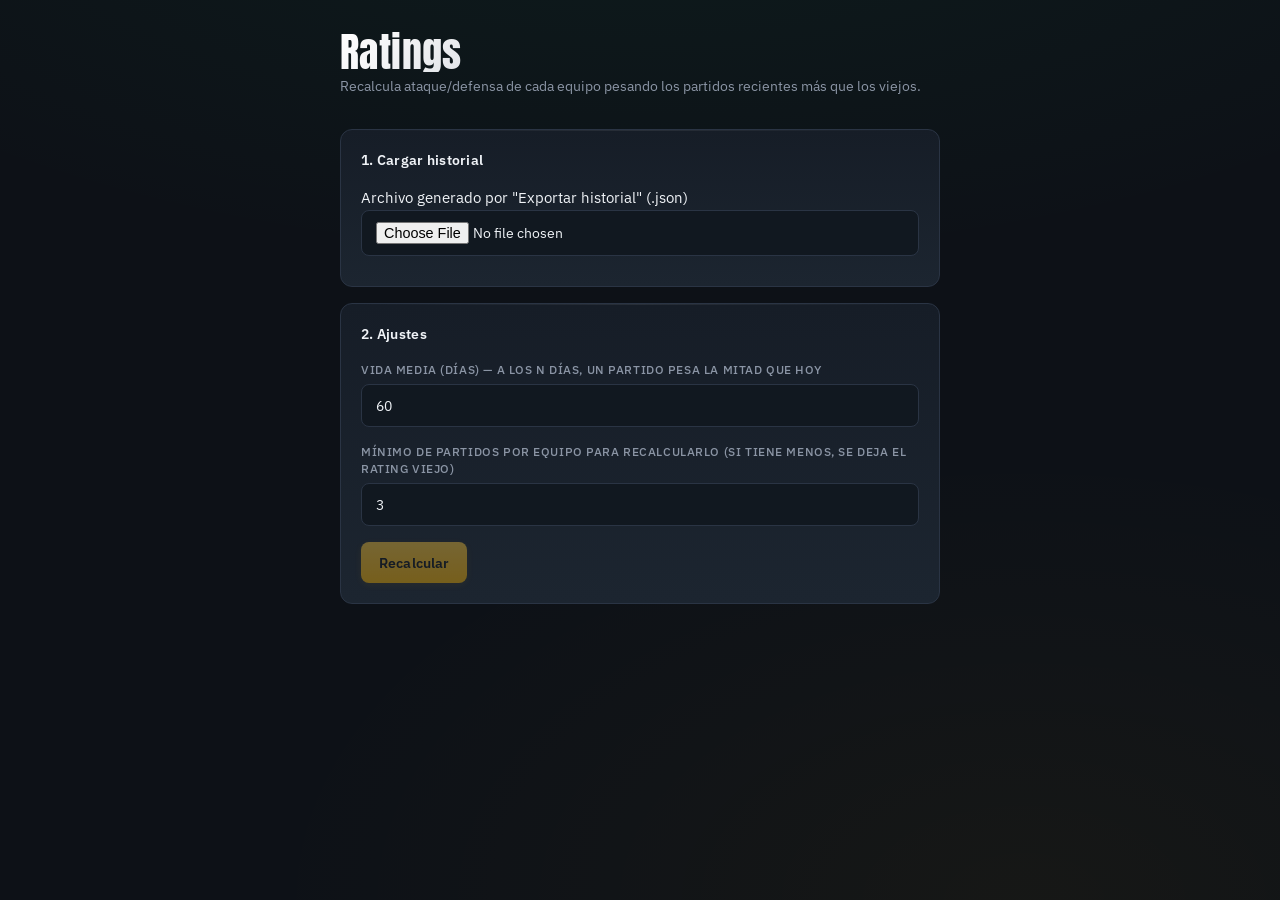
<file: recalcular-ratings.html>
<!DOCTYPE html>
<html lang="es">
<head>
  <meta charset="UTF-8">
  <meta name="viewport" content="width=device-width, initial-scale=1.0">
  <title>Recalcular ratings — Pizarra Futbolera</title>
  <link rel="preconnect" href="https://fonts.googleapis.com">
  <link rel="preconnect" href="https://fonts.gstatic.com" crossorigin>
  <link href="https://fonts.googleapis.com/css2?family=Anton&family=IBM+Plex+Mono:wght@400;500;600&family=IBM+Plex+Sans:wght@400;500;600;700&display=swap" rel="stylesheet">
  <link rel="stylesheet" href="styles.css">
</head>
<body>
  <div class="container">

    <header class="hero">
      <svg class="corner-graphic" viewBox="0 0 100 100" aria-hidden="true">
        <path d="M15 15 H85" />
        <path d="M15 15 V85" />
        <path d="M15 35 A20 20 0 0 1 35 15" />
      </svg>
      <h1>Ratings</h1>
      <p class="tagline">Recalcula ataque/defensa de cada equipo pesando los partidos recientes más que los viejos.</p>
    </header>

    <section class="panel">
      <h2 class="panel-title">1. Cargar historial</h2>
      <label for="historial-file">Archivo generado por "Exportar historial" (.json)</label>
      <input type="file" id="historial-file" accept="application/json,.json">
      <p id="file-info" class="tagline" style="margin:10px 0 0; text-align:left; font-size:0.85rem;"></p>
    </section>

    <section class="panel">
      <h2 class="panel-title">2. Ajustes</h2>
      <div class="field">
        <label for="halflife">Vida media (días) — a los N días, un partido pesa la mitad que hoy</label>
        <input type="number" id="halflife" value="60" min="7" max="365">
      </div>
      <div class="field">
        <label for="minmatches">Mínimo de partidos por equipo para recalcularlo (si tiene menos, se deja el rating viejo)</label>
        <input type="number" id="minmatches" value="3" min="1" max="20">
      </div>
      <button id="run-btn" class="btn-primary" disabled>Recalcular</button>
    </section>

    <section id="results" class="results" style="display:none;">
      <h2 class="panel-title">Resultado</h2>
      <div id="results-content"></div>
    </section>

  </div>

  <script type="module" src="recalcular-ratings.js"></script>
</body>
</html>
</file>
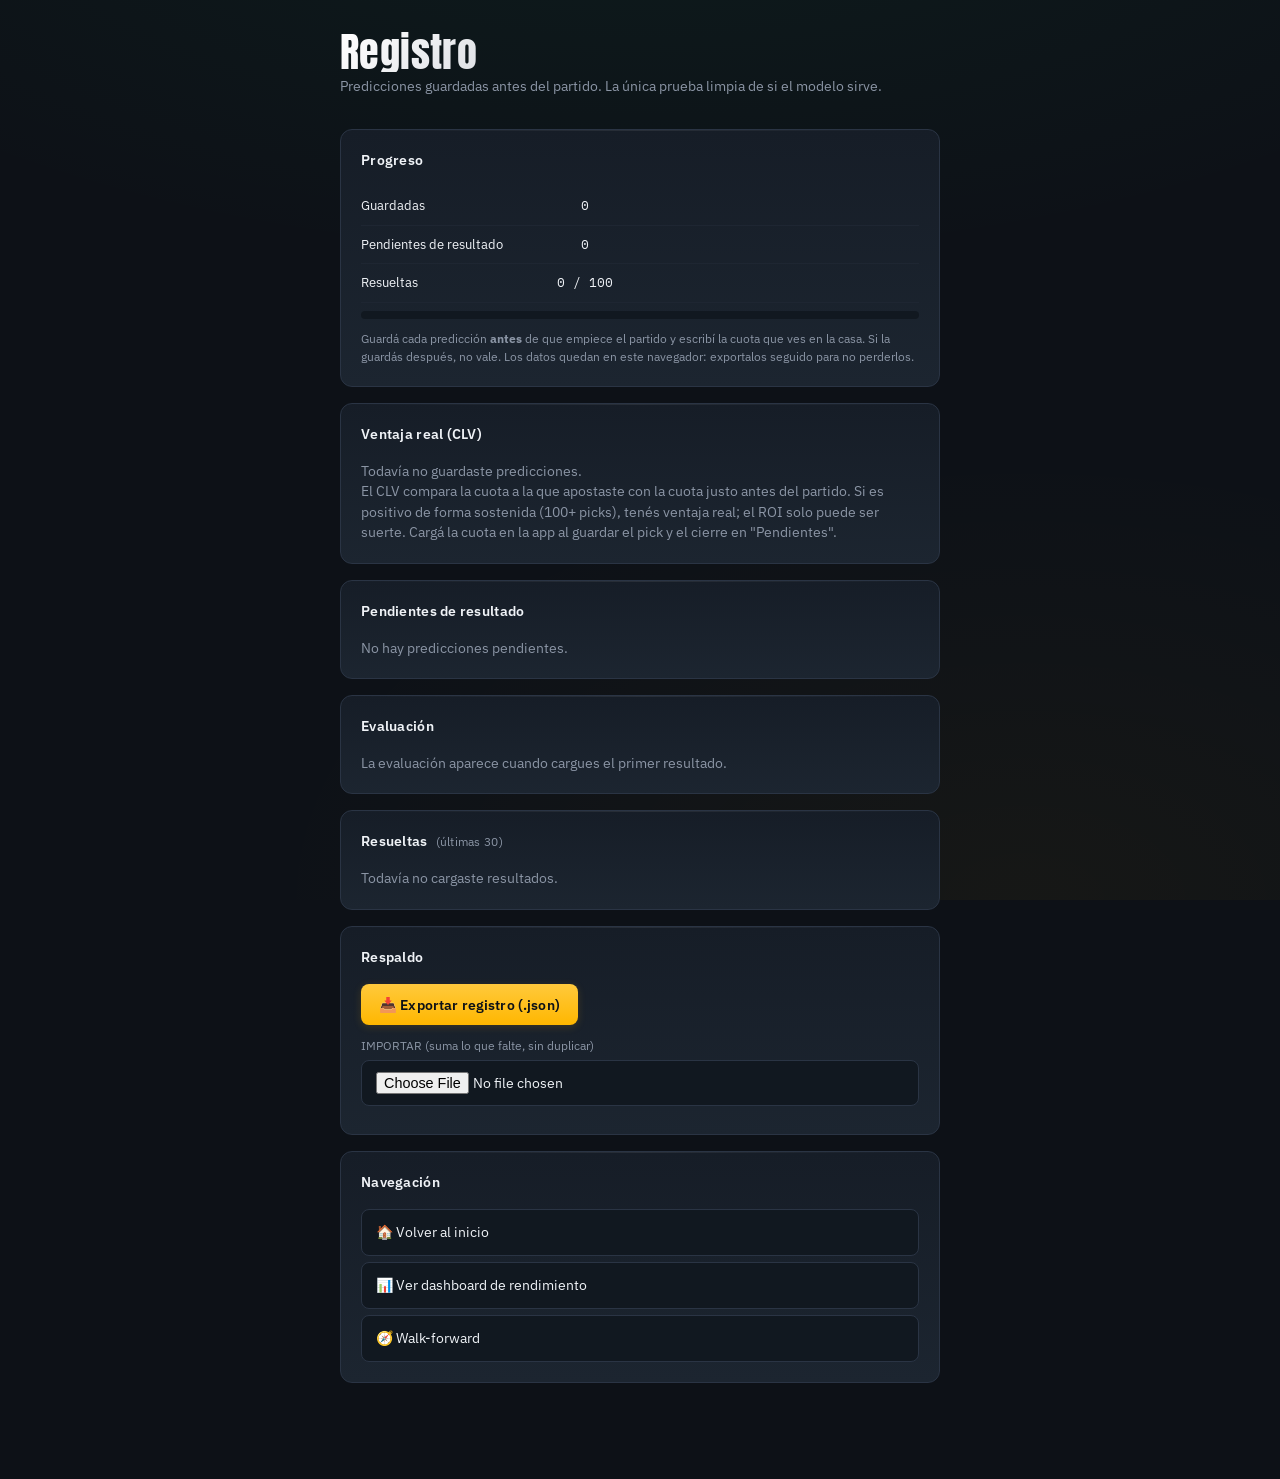
<file: registro.html>
<!DOCTYPE html>
<html lang="es">
<head>
  <meta charset="UTF-8">
  <meta name="viewport" content="width=device-width, initial-scale=1.0">
  <title>Registro — Pizarra Futbolera</title>
  <link rel="preconnect" href="https://fonts.googleapis.com">
  <link rel="preconnect" href="https://fonts.gstatic.com" crossorigin>
  <link href="https://fonts.googleapis.com/css2?family=Anton&family=IBM+Plex+Mono:wght@400;500;600&family=IBM+Plex+Sans:wght@400;500;600;700&display=swap" rel="stylesheet">
  <link rel="stylesheet" href="styles.css">
</head>
<body>
  <div class="container">

    <header class="hero">
      <svg class="corner-graphic" viewBox="0 0 100 100" aria-hidden="true">
        <path d="M15 15 H85" />
        <path d="M15 15 V85" />
        <path d="M15 35 A20 20 0 0 1 35 15" />
      </svg>
      <h1>Registro</h1>
      <p class="tagline">Predicciones guardadas antes del partido. La única prueba limpia de si el modelo sirve.</p>
    </header>

    <section class="panel">
      <h2 class="panel-title">Progreso</h2>
      <div id="reg-resumen"></div>
      <p style="margin:10px 0 0; font-size:0.78rem; color:var(--text-dim,#8b95a5); line-height:1.5;">
        Guardá cada predicción <strong>antes</strong> de que empiece el partido y escribí la cuota que ves en la casa. Si la guardás después, no vale.
        Los datos quedan en este navegador: exportalos seguido para no perderlos.
      </p>
    </section>

    <section class="panel">
      <h2 class="panel-title">Ventaja real (CLV)</h2>
      <div id="reg-clv"></div>
    </section>

    <section class="panel">
      <h2 class="panel-title">Pendientes de resultado</h2>
      <div id="reg-pendientes"></div>
    </section>

    <section class="panel">
      <h2 class="panel-title">Evaluación</h2>
      <div id="reg-eval"></div>
    </section>

    <section class="panel">
      <h2 class="panel-title">Resueltas <small>(últimas 30)</small></h2>
      <div id="reg-resueltas"></div>
    </section>

    <section class="panel">
      <h2 class="panel-title">Respaldo</h2>
      <button id="reg-export" class="btn-primary" style="margin-bottom:12px;">📥 Exportar registro (.json)</button>
      <label for="reg-import" style="display:block; font-size:0.72rem; color:var(--text-dim,#8b95a5); margin-bottom:6px;">IMPORTAR (suma lo que falte, sin duplicar)</label>
      <input type="file" id="reg-import" accept=".json,application/json">
      <p id="reg-import-info" style="margin-top:8px; font-size:0.85rem; color:var(--text-dim,#8b95a5);"></p>
    </section>

    <section class="panel">
      <h2 class="panel-title">Navegación</h2>
      <div class="tools-list">
        <a href="index.html">🏠 Volver al inicio</a>
        <a href="dashboard.html">📊 Ver dashboard de rendimiento</a>
        <a href="walkforward.html">🧭 Walk-forward</a>
      </div>
    </section>

  </div>

  <script type="module" src="registro.js"></script>
</body>
</html>
</file>
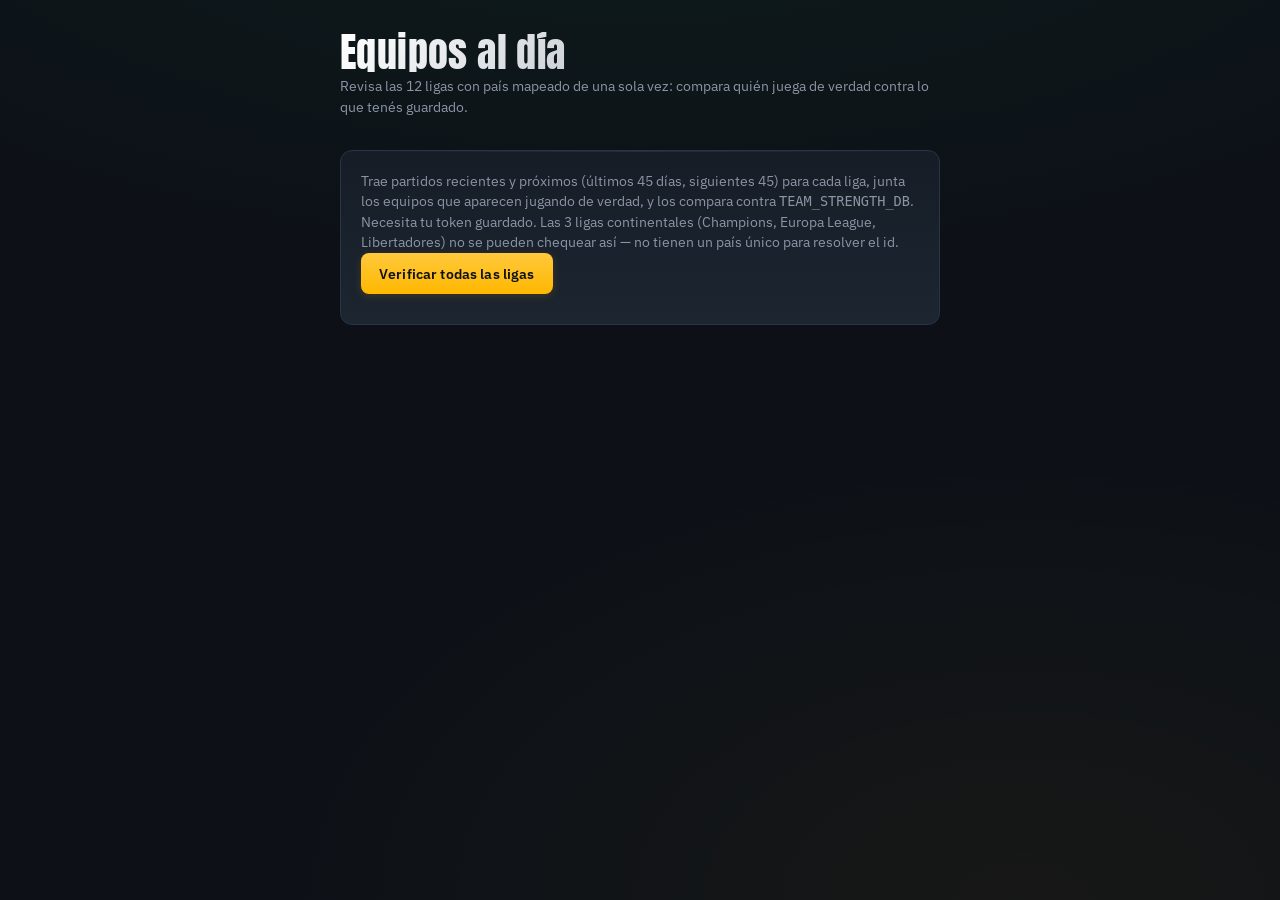
<file: verificar-equipos.html>
<!DOCTYPE html>
<html lang="es">
<head>
<meta charset="UTF-8">
<meta name="viewport" content="width=device-width, initial-scale=1.0">
<title>Verificar equipos — Pizarra Futbolera</title>
<link rel="preconnect" href="https://fonts.googleapis.com">
<link rel="preconnect" href="https://fonts.gstatic.com" crossorigin>
<link href="https://fonts.googleapis.com/css2?family=Anton&family=IBM+Plex+Mono:wght@400;500;600&family=IBM+Plex+Sans:wght@400;500;600;700&display=swap" rel="stylesheet">
<link rel="stylesheet" href="styles.css">
<style>
  .container { max-width: 640px; }
  #log { font-family:'IBM Plex Mono',monospace; font-size:0.76rem; color:var(--chalk-dim); white-space:pre-wrap; max-height:260px; overflow-y:auto; margin-top:10px; }
  .liga-block { border-bottom: 1px dashed var(--line); padding: 12px 0; }
  .liga-block:last-child { border-bottom: none; }
  .liga-nombre { font-weight: 600; margin-bottom: 6px; }
  .liga-ok { color: var(--green); }
  .tag-falta { color: var(--red); font-family:'IBM Plex Mono',monospace; font-size:0.85rem; }
  .tag-sobra { color: var(--chalk-dim); font-family:'IBM Plex Mono',monospace; font-size:0.85rem; }
</style>
</head>
<body>
  <div class="container">
    <header class="hero">
      <svg class="corner-graphic" viewBox="0 0 100 100" aria-hidden="true">
        <path d="M15 15 H85" /><path d="M15 15 V85" /><path d="M15 35 A20 20 0 0 1 35 15" />
      </svg>
      <h1>Equipos al día</h1>
      <p class="tagline">Revisa las 12 ligas con país mapeado de una sola vez: compara quién juega de verdad contra lo que tenés guardado.</p>
    </header>

    <section class="panel">
      <p class="note" style="color:var(--chalk-dim); font-size:0.85rem;">
        Trae partidos recientes y próximos (últimos 45 días, siguientes 45) para cada liga,
        junta los equipos que aparecen jugando de verdad, y los compara contra
        <code>TEAM_STRENGTH_DB</code>. Necesita tu token guardado. Las 3 ligas continentales
        (Champions, Europa League, Libertadores) no se pueden chequear así — no tienen un
        país único para resolver el id.
      </p>
      <button id="btn" class="btn-primary">Verificar todas las ligas</button>
      <div id="log"></div>
    </section>

    <section id="resultado-section" class="panel" style="display:none;">
      <h2 class="panel-title">Resultado</h2>
      <div id="resultado"></div>
    </section>
  </div>

<script type="module">
import { LIGAS, TEAM_STRENGTH_DB, BZZOIRO_COUNTRY } from './leagues.js';
import { resolveLeagueId } from './api.js';
import { getTeamsForLeague } from './model.js';

const btn = document.getElementById('btn');
const logDiv = document.getElementById('log');
const resultadoSection = document.getElementById('resultado-section');
const resultadoDiv = document.getElementById('resultado');

function log(msg) {
  logDiv.textContent += msg + '\n';
  logDiv.scrollTop = logDiv.scrollHeight;
}
function sleep(ms) { return new Promise(r => setTimeout(r, ms)); }

function getToken() { return localStorage.getItem('bzzoiro_token'); }

async function fetchAPI(endpoint) {
  const token = getToken();
  const res = await fetch(`https://sports.bzzoiro.com/api/v2${endpoint}`, {
    headers: { 'Authorization': `Token ${token}` }
  });
  if (!res.ok) throw new Error(`Error ${res.status}`);
  return res.json();
}

btn.addEventListener('click', async () => {
  if (!getToken()) {
    alert('Primero guardá tu token de Bzzoiro en la página principal del simulador.');
    return;
  }
  btn.disabled = true;
  logDiv.textContent = '';
  resultadoSection.style.display = 'none';

  const hoy = new Date();
  const desde = new Date(hoy.getTime() - 45 * 24 * 60 * 60 * 1000).toISOString().slice(0, 10);
  const hasta = new Date(hoy.getTime() + 45 * 24 * 60 * 60 * 1000).toISOString().slice(0, 10);

  const ligasAChequear = Object.keys(LIGAS).filter(k => BZZOIRO_COUNTRY[k]);
  log(`Revisando ${ligasAChequear.length} ligas (las 3 continentales quedan afuera, no se pueden resolver por país)...\n`);

  const resultados = [];

  for (const leagueKey of ligasAChequear) {
    const liga = LIGAS[leagueKey];
    try {
      const bzzoiroId = await resolveLeagueId(leagueKey, liga.name);
      if (bzzoiroId === null) { log(`⏭️ ${liga.name}: sin país único, salteada`); continue; }

      const data = await fetchAPI(`/events/?league_id=${bzzoiroId}&date_from=${desde}&date_to=${hasta}&limit=100`);
      const eventos = data.results || [];
      const equiposReales = new Set();
      for (const ev of eventos) {
        if (ev.home_team) equiposReales.add(ev.home_team);
        if (ev.away_team) equiposReales.add(ev.away_team);
      }

      const guardados = new Set(Object.keys(getTeamsForLeague(leagueKey)));
      const faltan = [...equiposReales].filter(e => !guardados.has(e));
      const sobran = [...guardados].filter(e => !equiposReales.has(e));

      resultados.push({ leagueKey, nombre: liga.name, equiposReales: equiposReales.size, faltan, sobran });
      log(`✅ ${liga.name}: ${equiposReales.size} equipos jugando, ${faltan.length} sin datos${faltan.length ? ' ⚠️' : ''}`);
    } catch (e) {
      log(`❌ ${liga.name}: ${e.message}`);
      resultados.push({ leagueKey, nombre: liga.name, error: e.message });
    }
    await sleep(200);
  }

  mostrarResultado(resultados);
  btn.disabled = false;
});

function mostrarResultado(resultados) {
  const conProblemas = resultados.filter(r => (r.faltan && r.faltan.length > 0) || r.error);
  const limpias = resultados.filter(r => r.faltan && r.faltan.length === 0);

  let html = `<p class="note" style="color:var(--chalk-dim); font-size:0.85rem;">
    ${limpias.length} ligas al día. ${conProblemas.length} con algo para revisar.
    "Sin datos" son equipos que juegan de verdad y no están en <code>leagues.js</code> —
    eso rompe la simulación para ese equipo. "Guardado pero no visto" puede ser un
    equipo descendido/eliminado, o simplemente que no le tocó jugar en esta ventana de 90 días.
  </p>`;

  for (const r of conProblemas) {
    html += `<div class="liga-block"><div class="liga-nombre">${r.nombre}</div>`;
    if (r.error) {
      html += `<div class="tag-falta">Error: ${r.error}</div>`;
    } else {
      if (r.faltan.length) html += `<div class="tag-falta">⚠️ Sin datos (${r.faltan.length}): ${r.faltan.join(', ')}</div>`;
      if (r.sobran.length) html += `<div class="tag-sobra">Guardado pero no visto en 90 días (${r.sobran.length}): ${r.sobran.join(', ')}</div>`;
    }
    html += `</div>`;
  }

  if (limpias.length) {
    html += `<div class="liga-block"><div class="liga-nombre liga-ok">✅ Al día (${limpias.length})</div><div class="tag-sobra">${limpias.map(r => r.nombre).join(', ')}</div></div>`;
  }

  resultadoDiv.innerHTML = html;
  resultadoSection.style.display = 'block';
}
</script>
</body>
</html>
</file>
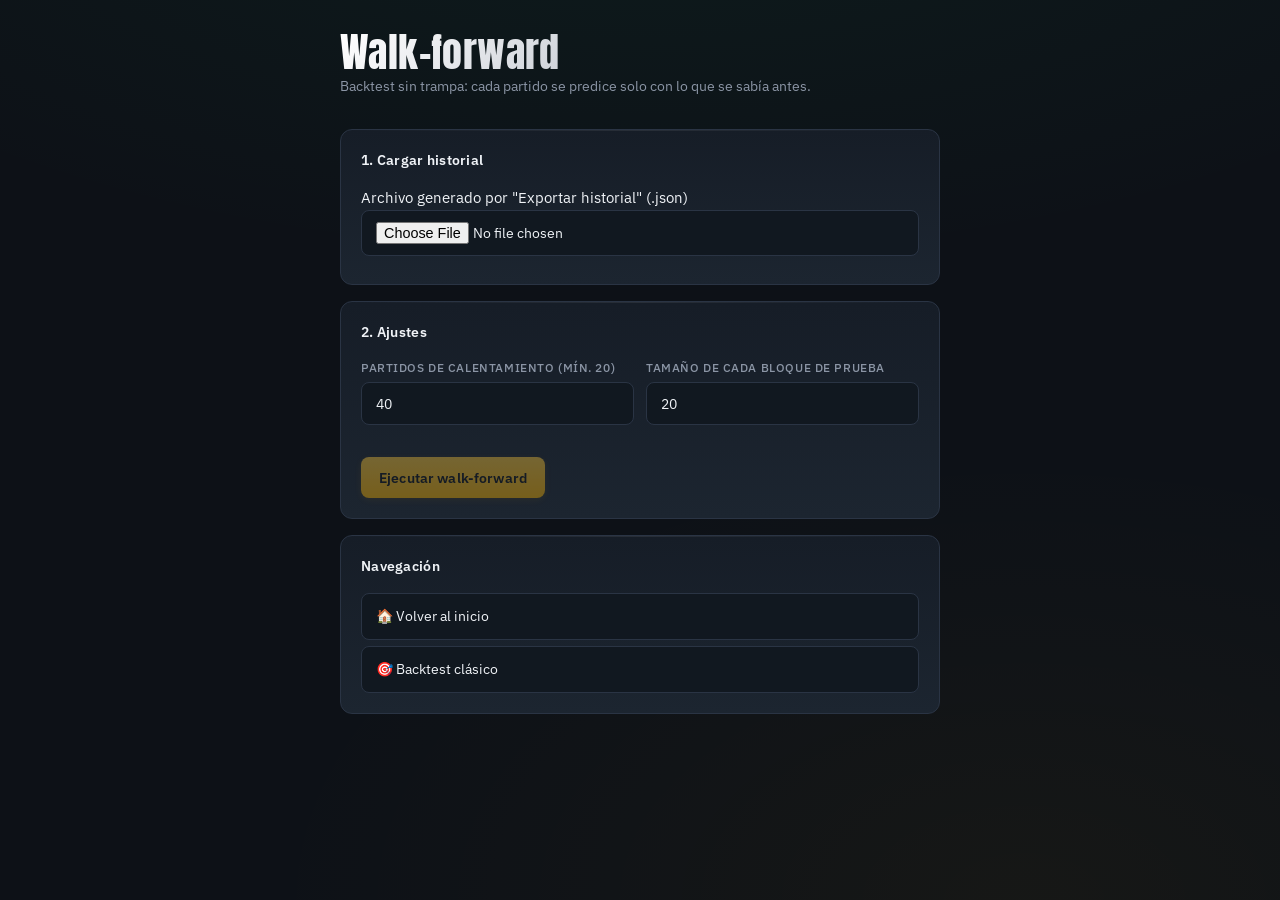
<file: walkforward.html>
<!DOCTYPE html>
<html lang="es">
<head>
  <meta charset="UTF-8">
  <meta name="viewport" content="width=device-width, initial-scale=1.0">
  <title>Walk-forward — Pizarra Futbolera</title>
  <link rel="preconnect" href="https://fonts.googleapis.com">
  <link rel="preconnect" href="https://fonts.gstatic.com" crossorigin>
  <link href="https://fonts.googleapis.com/css2?family=Anton&family=IBM+Plex+Mono:wght@400;500;600&family=IBM+Plex+Sans:wght@400;500;600;700&display=swap" rel="stylesheet">
  <link rel="stylesheet" href="styles.css">
</head>
<body>
  <div class="container">

    <header class="hero">
      <svg class="corner-graphic" viewBox="0 0 100 100" aria-hidden="true">
        <path d="M15 15 H85" />
        <path d="M15 15 V85" />
        <path d="M15 35 A20 20 0 0 1 35 15" />
      </svg>
      <h1>Walk-forward</h1>
      <p class="tagline">Backtest sin trampa: cada partido se predice solo con lo que se sabía antes.</p>
    </header>

    <section class="panel">
      <h2 class="panel-title">1. Cargar historial</h2>
      <label for="historial-file">Archivo generado por "Exportar historial" (.json)</label>
      <input type="file" id="historial-file" accept=".json">
      <p id="file-info" style="margin-top:8px; font-size:0.85rem; color:var(--text-dim,#8b95a5);"></p>
    </section>

    <section class="panel">
      <h2 class="panel-title">2. Ajustes</h2>
      <div class="field-row">
        <div class="field">
          <label for="warmup">Partidos de calentamiento (mín. 20)</label>
          <input type="text" id="warmup" inputmode="numeric" value="40">
        </div>
        <div class="field">
          <label for="step">Tamaño de cada bloque de prueba</label>
          <input type="text" id="step" inputmode="numeric" value="20">
        </div>
      </div>
      <button id="wf-run" class="btn-primary" disabled>Ejecutar walk-forward</button>
    </section>

    <section id="log-section" class="panel" style="display:none;">
      <h2 class="panel-title">Log</h2>
      <pre id="log" style="background:var(--bg); padding:12px; border-radius:6px; font-family:'IBM Plex Mono',monospace; font-size:0.78rem; line-height:1.5; max-height:300px; overflow-y:auto; color:var(--text-dim,#8b95a5); white-space:pre-wrap;"></pre>
    </section>

    <section id="results-section" class="panel" style="display:none;">
      <h2 class="panel-title">Resultados fuera de muestra</h2>
      <div id="results-content"></div>
    </section>

    <section class="panel">
      <h2 class="panel-title">Navegación</h2>
      <div class="tools-list">
        <a href="index.html">🏠 Volver al inicio</a>
        <a href="backtest.html">🎯 Backtest clásico</a>
      </div>
    </section>

  </div>

  <script type="module" src="walkforward.js"></script>
</body>
</html>
</file>
<file: styles.css>
/* ============================================================================
   SCOREPRO — Estilo atractivo
   ========================================================================== */

:root {
  /* Fondo con profundidad */
  --bg: #0d1117;
  --bg-2: #111820;
  --surface: #161d27;
  --surface-2: #1c2530;
  --surface-hover: #212b38;
  --line: #2a3444;
  --line-soft: #1e2632;

  /* Texto */
  --text: #f0f3f7;
  --text-dim: #8b95a5;
  --text-faint: #5a6474;

  /* Alias */
  --chalk: var(--text);
  --chalk-dim: var(--text-dim);

  /* Acentos */
  --green: #00d97e;
  --green-soft: rgba(0, 217, 126, 0.12);
  --yellow: #ffb700;
  --yellow-soft: rgba(255, 183, 0, 0.12);
  --red: #ff4757;
  --red-soft: rgba(255, 71, 87, 0.12);
  --accent: #ffb700;
  --accent-soft: rgba(255, 183, 0, 0.12);

  --radius: 12px;
  --radius-sm: 8px;
  --t: 0.2s cubic-bezier(0.4, 0, 0.2, 1);
}

/* ============================================================================
   Reset
   ========================================================================== */

* {
  box-sizing: border-box;
  margin: 0;
  padding: 0;
}

body {
  font-family: 'IBM Plex Sans', -apple-system, BlinkMacSystemFont, sans-serif;
  background: var(--bg);
  color: var(--text);
  line-height: 1.5;
  font-size: 15px;
  -webkit-font-smoothing: antialiased;
  -moz-osx-font-smoothing: grayscale;
  min-height: 100vh;
  background-image:
    radial-gradient(ellipse 80% 50% at 50% -20%, rgba(0, 217, 126, 0.06), transparent),
    radial-gradient(ellipse 60% 50% at 80% 100%, rgba(255, 183, 0, 0.04), transparent);
  background-attachment: fixed;
}

/* ============================================================================
   Layout
   ========================================================================== */

.container {
  max-width: 640px;
  margin: 0 auto;
  padding: 32px 20px 80px;
}

/* ============================================================================
   Hero
   ========================================================================== */

.hero {
  text-align: left;
  padding: 0 0 32px;
}

.hero .corner-graphic {
  display: none;
}

.hero h1 {
  font-family: 'Anton', sans-serif;
  font-size: 2.5rem;
  font-weight: 400;
  letter-spacing: 0.01em;
  color: var(--text);
  margin-bottom: 4px;
  background: linear-gradient(135deg, #ffffff 0%, #8b95a5 100%);
  -webkit-background-clip: text;
  -webkit-text-fill-color: transparent;
  background-clip: text;
  line-height: 1;
}

.hero .tagline {
  color: var(--text-dim);
  font-size: 0.875rem;
}

/* ============================================================================
   Panel
   ========================================================================== */

.panel {
  background: linear-gradient(180deg, var(--surface) 0%, var(--surface-2) 100%);
  border: 1px solid var(--line);
  border-radius: var(--radius);
  padding: 20px;
  margin-bottom: 16px;
  transition: border-color var(--t);
  position: relative;
  overflow: hidden;
}

.panel::before {
  content: '';
  position: absolute;
  top: 0;
  left: 0;
  right: 0;
  height: 1px;
  background: linear-gradient(90deg, transparent, rgba(255,255,255,0.08), transparent);
  pointer-events: none;
}

.panel:hover {
  border-color: #3a4556;
}

.panel-title {
  font-size: 0.875rem;
  font-weight: 600;
  color: var(--text);
  margin-bottom: 16px;
  letter-spacing: 0.02em;
  display: flex;
  align-items: center;
  gap: 8px;
}

.panel-title small {
  font-size: 0.75rem;
  color: var(--text-dim);
  font-weight: 400;
}

/* ============================================================================
   Campos
   ========================================================================== */

.field {
  margin-bottom: 16px;
}

.field:last-child {
  margin-bottom: 0;
}

.field label {
  display: block;
  font-size: 0.72rem;
  color: var(--text-dim);
  margin-bottom: 6px;
  font-weight: 500;
  letter-spacing: 0.05em;
  text-transform: uppercase;
}

.field-row {
  display: grid;
  grid-template-columns: 1fr 1fr;
  gap: 12px;
  margin-bottom: 16px;
}

@media (max-width: 520px) {
  .field-row {
    grid-template-columns: 1fr;
  }
}

/* ============================================================================
   Inputs y selects
   ========================================================================== */

input[type="password"],
input[type="text"],
input[type="number"],
input[type="date"],
input[type="file"],
select {
  width: 100%;
  background: var(--bg-2);
  border: 1px solid var(--line);
  border-radius: var(--radius-sm);
  color: var(--text);
  padding: 11px 14px;
  font-size: 0.9rem;
  font-family: inherit;
  transition: border-color var(--t), background var(--t);
  outline: none;
  appearance: none;
  -webkit-appearance: none;
}

select {
  background-image: url("data:image/svg+xml;charset=US-ASCII,%3Csvg%20xmlns%3D%22http%3A%2F%2Fwww.w3.org%2F2000%2Fsvg%22%20width%3D%2212%22%20height%3D%2212%22%20viewBox%3D%220%200%2012%2012%22%3E%3Cpath%20fill%3D%22%238b95a5%22%20d%3D%22M6%208L2%204h8z%22%2F%3E%3C%2Fsvg%3E");
  background-repeat: no-repeat;
  background-position: right 14px center;
  padding-right: 36px;
  cursor: pointer;
}

input:hover,
select:hover {
  border-color: #3a4556;
  background: var(--surface-hover);
}

input:focus,
select:focus {
  border-color: var(--accent);
  background: var(--surface-hover);
  box-shadow: 0 0 0 3px var(--accent-soft);
}

input::placeholder {
  color: var(--text-faint);
}

.input-row {
  display: flex;
  gap: 10px;
}

.input-row input {
  flex: 1;
}

/* ============================================================================
   Botones
   ========================================================================== */

button,
.btn-primary {
  background: linear-gradient(180deg, #ffc93c 0%, #ffb700 100%);
  color: #0d1117;
  border: none;
  border-radius: var(--radius-sm);
  padding: 11px 18px;
  font-size: 0.9rem;
  font-weight: 600;
  font-family: inherit;
  letter-spacing: 0.01em;
  cursor: pointer;
  transition: transform var(--t), box-shadow var(--t), filter var(--t);
  box-shadow: 0 2px 8px rgba(255, 183, 0, 0.15);
}

button:hover,
.btn-primary:hover {
  transform: translateY(-1px);
  box-shadow: 0 4px 16px rgba(255, 183, 0, 0.3);
  filter: brightness(1.05);
}

button:active,
.btn-primary:active {
  transform: translateY(0);
  box-shadow: 0 1px 4px rgba(255, 183, 0, 0.2);
}

button:disabled,
.btn-primary:disabled {
  opacity: 0.4;
  cursor: not-allowed;
  transform: none;
}

#simulate-btn {
  width: 100%;
  padding: 14px 18px;
  font-size: 0.95rem;
  margin-top: 8px;
}

#export-params-btn {
  background: linear-gradient(180deg, #00e88a 0%, #00d97e 100%);
  color: #0d1117;
}

/* ============================================================================
   Status
   ========================================================================== */

#api-status {
  display: inline-block;
  font-size: 0.8125rem;
  margin-top: 8px;
  font-family: 'IBM Plex Mono', monospace;
}

#params-status {
  font-size: 0.8125rem;
  margin-top: 12px;
  padding: 14px 16px;
  background: var(--bg-2);
  border-radius: var(--radius-sm);
  border-left: 3px solid var(--line);
  font-family: 'IBM Plex Mono', monospace;
  line-height: 1.7;
  transition: border-color var(--t), background var(--t);
}

/* ============================================================================
   Cards
   ========================================================================== */

.card {
  background: linear-gradient(180deg, var(--surface) 0%, var(--surface-2) 100%);
  border: 1px solid var(--line);
  border-radius: var(--radius);
  padding: 18px;
  margin-bottom: 12px;
  transition: border-color var(--t), transform var(--t);
  position: relative;
}

.card:hover {
  border-color: #3a4556;
}

/* NUEVO: Tarjeta destacada para los Mejores Picks */
.card-destacada {
  background: linear-gradient(180deg, rgba(0, 217, 126, 0.08) 0%, var(--surface) 100%);
  border: 1px solid rgba(0, 217, 126, 0.3);
  box-shadow: 0 4px 20px rgba(0, 217, 126, 0.05);
}

.card h3 {
  font-size: 0.9rem;
  font-weight: 600;
  color: var(--text);
  margin-bottom: 14px;
  display: flex;
  align-items: center;
  justify-content: space-between;
  gap: 8px;
  letter-spacing: 0.01em;
}

.card h3 small {
  font-size: 0.72rem;
  color: var(--text-dim);
  font-weight: 400;
}

.card .corner-team-title {
  font-size: 0.72rem;
  color: var(--text-dim);
  margin-top: 16px;
  margin-bottom: 8px;
  font-weight: 500;
  text-transform: uppercase;
  letter-spacing: 0.05em;
}

/* ============================================================================
   Filas de probabilidades
   ========================================================================== */

.prob-row {
  margin-bottom: 14px;
}

.prob-row:last-child {
  margin-bottom: 0;
}

.prob-row-top {
  display: flex;
  justify-content: space-between;
  align-items: baseline;
  margin-bottom: 6px;
  font-size: 0.875rem;
}

.prob-row-top > span:first-child {
  color: var(--text);
}

.prob {
  font-family: 'IBM Plex Mono', monospace;
  font-weight: 600;
  font-size: 0.9rem;
}

/* ============================================================================
   Barra semáforo (ACTUALIZADA)
   ========================================================================== */

.semaforo-track {
  width: 100%;
  height: 8px; /* Antes 4px */
  background: var(--bg-2);
  border-radius: 4px;
  overflow: hidden;
  margin-top: 6px;
  position: relative;
}

.semaforo-fill {
  height: 100%;
  border-radius: 4px;
  transition: width 0.6s cubic-bezier(0.4, 0, 0.2, 1);
  position: relative;
}

.semaforo-fill::after {
  content: '';
  position: absolute;
  inset: 0;
  background: linear-gradient(90deg, transparent, rgba(255,255,255,0.2));
  pointer-events: none;
}

/* ============================================================================
   Comparación
   ========================================================================== */

.compare-row {
  display: grid;
  grid-template-columns: 1.2fr 1fr 1fr 1fr;
  gap: 8px;
  align-items: center;
  padding: 9px 0;
  border-bottom: 1px solid var(--line-soft);
  font-size: 0.8125rem;
}

.compare-row:last-child {
  border-bottom: none;
}

.compare-row.compare-head {
  font-size: 0.6875rem;
  color: var(--text-dim);
  padding-bottom: 8px;
  border-bottom: 1px solid var(--line);
  font-weight: 500;
  text-transform: uppercase;
  letter-spacing: 0.05em;
}

.grid-plain {
  font-family: 'IBM Plex Mono', monospace;
  font-size: 0.8125rem;
  color: var(--text);
  text-align: center;
}

/* ============================================================================
   Grid prob
   ========================================================================== */

.grid-prob {
  display: flex;
  flex-direction: column;
  gap: 4px;
  align-items: center;
}

.grid-prob-value {
  font-family: 'IBM Plex Mono', monospace;
  font-size: 0.78rem;
  font-weight: 600;
}

.grid-prob-bar {
  display: block;
  width: 100%;
  height: 3px;
  background: var(--bg-2);
  border-radius: 2px;
  overflow: hidden;
}

.grid-prob-bar > span {
  display: block;
  height: 100%;
  border-radius: 2px;
  transition: width var(--t);
}

/* ============================================================================
   Herramientas
   ========================================================================== */

.tools-list {
  display: flex;
  flex-direction: column;
  gap: 6px;
}

.tools-list a {
  display: flex;
  align-items: center;
  padding: 12px 14px;
  background: var(--bg-2);
  border: 1px solid var(--line);
  border-radius: var(--radius-sm);
  color: var(--text);
  text-decoration: none;
  font-size: 0.875rem;
  transition: all var(--t);
}

.tools-list a:hover {
  background: var(--surface-hover);
  border-color: #3a4556;
  transform: translateX(2px);
}

/* ============================================================================
   Scrollbar
   ========================================================================== */

::-webkit-scrollbar {
  width: 8px;
  height: 8px;
}

::-webkit-scrollbar-track {
  background: var(--bg);
}

::-webkit-scrollbar-thumb {
  background: var(--line);
  border-radius: 4px;
}

::-webkit-scrollbar-thumb:hover {
  background: #3a4556;
}

/* ============================================================================
   Responsive
   ========================================================================== */

@media (max-width: 480px) {
  .container {
    padding: 24px 16px 64px;
  }

  .panel {
    padding: 18px;
  }

  .card {
    padding: 16px;
  }

  .hero h1 {
    font-size: 2rem;
  }

  .compare-row {
    font-size: 0.75rem;
  }

  .grid-plain,
  .grid-prob-value {
    font-size: 0.72rem;
  }
}

/* ============================================================================
   Destello parpadeante en picks recomendados
   ========================================================================== */

@keyframes pickGlow {
  0%, 100% {
    border-color: rgba(0, 217, 126, 0.4);
    box-shadow: 0 0 0 rgba(0, 217, 126, 0);
  }
  50% {
    border-color: rgba(0, 217, 126, 1);
    box-shadow: 0 0 16px rgba(0, 217, 126, 0.25);
  }
}

.card[style*="border:2px solid var(--green)"],
.card[style*="border: 2px solid var(--green)"] {
  animation: pickGlow 2.5s ease-in-out infinite;
}

.card.pick-card {
  animation: pickGlow 2.5s ease-in-out infinite;
}

@media (prefers-reduced-motion: reduce) {
  .card[style*="border:2px solid var(--green)"],
  .card[style*="border: 2px solid var(--green)"],
  .card.pick-card {
    animation: none;
  }
}

/* ============================================================================
   Cuota de la casa por pick (EV)
   ========================================================================== */

.odds-line {
  display: flex;
  flex-wrap: wrap;
  align-items: center;
  gap: 8px;
  margin-top: 8px;
  font-size: 0.72rem;
  color: var(--text-dim);
}

.odds-line input.odds-input {
  width: 110px;
  padding: 6px 10px;
  font-size: 0.8rem;
  font-family: 'IBM Plex Mono', monospace;
}

.odds-line .ev-out {
  font-family: 'IBM Plex Mono', monospace;
  font-weight: 600;
}

/* ============================================================================
   NUEVAS CLASES (Mejoras Visuales)
   ========================================================================== */

/* 1. Grid de 2 columnas para Goles y Córners */
.markets-grid {
  display: grid;
  grid-template-columns: 1fr 1fr;
  gap: 12px;
  margin-bottom: 12px;
}
@media (max-width: 480px) {
  .markets-grid {
    grid-template-columns: 1fr;
    gap: 0;
  }
}

/* 2. Badge para la Cuota Justa */
.badge-justa {
  display: inline-block;
  font-family: 'IBM Plex Mono', monospace;
  font-size: 0.65rem;
  background: rgba(255, 183, 0, 0.15);
  color: var(--yellow);
  padding: 2px 6px;
  border-radius: 4px;
  margin-left: 8px;
  vertical-align: middle;
  border: 1px solid rgba(255, 183, 0, 0.3);
  font-weight: 500;
}

/* 3. Puntitos de colores para reemplazar emojis */
.dot {
  display: inline-block;
  width: 8px;
  height: 8px;
  border-radius: 50%;
  margin-right: 8px;
  vertical-align: middle;
}
.dot-green { background: var(--green); box-shadow: 0 0 6px rgba(0, 217, 126, 0.5); }
.dot-yellow { background: var(--yellow); }
.dot-red { background: var(--red); }

/* 4. Encabezado del partido (Match Header) */
.match-header {
  display: flex;
  justify-content: space-between;
  align-items: center;
  padding: 16px 20px;
  background: var(--surface-2);
  border: 1px solid var(--line);
  border-radius: var(--radius);
  margin-bottom: 16px;
}
.match-team {
  text-align: center;
  flex: 1;
}
.match-team-name {
  font-weight: 600;
  font-size: 1.1rem;
  color: var(--text);
  line-height: 1.2;
}
.match-team-role {
  font-size: 0.7rem;
  color: var(--text-dim);
  text-transform: uppercase;
  letter-spacing: 0.05em;
  margin-top: 4px;
}
.match-vs {
  font-family: 'Anton', sans-serif;
  font-size: 1.5rem;
  color: var(--line);
  padding: 0 16px;
}
@media (max-width: 480px) {
  .match-team-name { font-size: 0.95rem; }
  .match-vs { font-size: 1.2rem; padding: 0 10px; }
}
</file>
